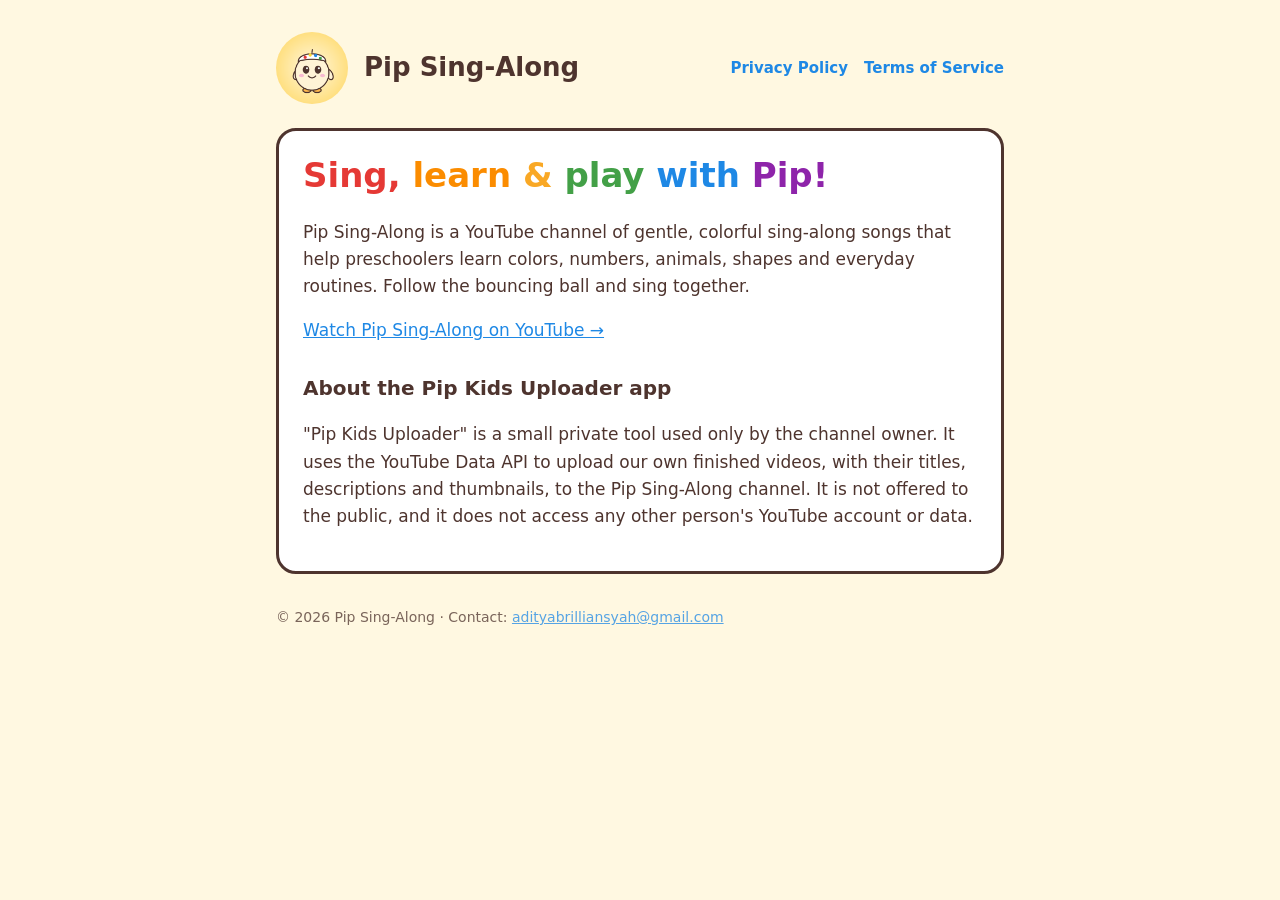
<file: index.html>
<!doctype html>
<html lang="en">
<head>
<meta charset="utf-8">
<meta name="viewport" content="width=device-width, initial-scale=1">
<title>Pip Sing-Along</title>
<meta name="description" content="Gentle, colorful sing-along songs that help little ones learn colors, numbers, animals and more.">
<link rel="icon" href="pip.png">
<link rel="stylesheet" href="style.css">
</head>
<body>
<main>
  <header>
    <img src="pip.png" alt="Pip, the Pip Sing-Along mascot">
    <a href="index.html">Pip Sing-Along</a>
    <nav><a href="privacy.html">Privacy Policy</a><a href="terms.html">Terms of Service</a></nav>
  </header>
  <div class="card">
    <h1 class="rainbow"><span>Sing,</span> <span>learn</span> <span>&amp;</span> <span>play</span> <span>with</span> <span>Pip!</span></h1>
    <p>Pip Sing-Along is a YouTube channel of gentle, colorful sing-along songs that help preschoolers
      learn colors, numbers, animals, shapes and everyday routines. Follow the bouncing ball and sing together.</p>
    <p><a href="https://www.youtube.com/@PipSingAlongKids">Watch Pip Sing-Along on YouTube →</a></p>

    <h2>About the Pip Kids Uploader app</h2>
    <p>"Pip Kids Uploader" is a small private tool used only by the channel owner. It uses the
      YouTube Data API to upload our own finished videos, with their titles, descriptions and thumbnails,
      to the Pip Sing-Along channel. It is not offered to the public, and it does not access any other
      person's YouTube account or data.</p>
  </div>
  <footer>© 2026 Pip Sing-Along · Contact: <a href="mailto:adityabrilliansyah@gmail.com">adityabrilliansyah@gmail.com</a></footer>
</main>
</body>
</html>
</file>
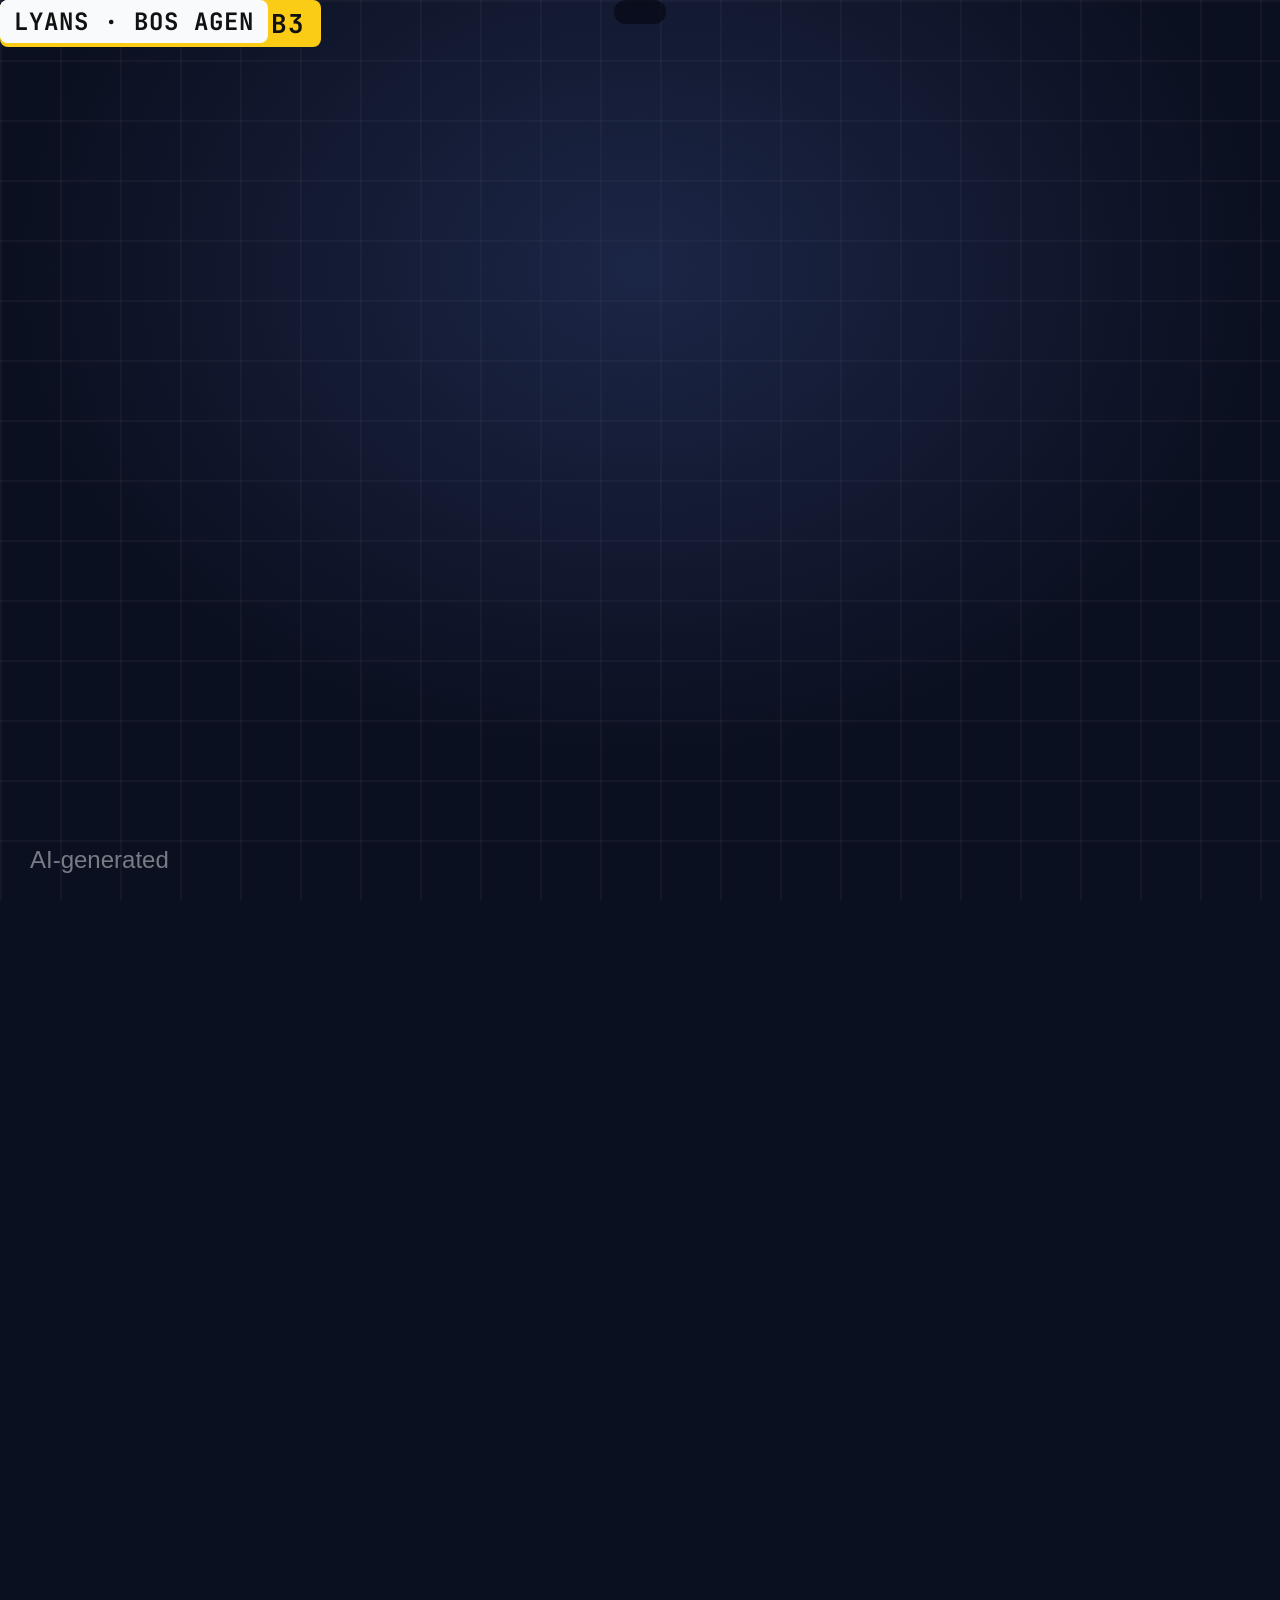
<file: crypto-video/index.html>
<!doctype html>
<html lang="id"><head><meta charset="utf-8">
<title>Binance Dibobol – Agen Radar</title>
<script src="timeline.js"></script>
<style>
@font-face{font-family:Anton;src:url(assets/fonts/anton.woff2)}
@font-face{font-family:JBM;src:url(assets/fonts/jetbrains-mono-latin-400-normal.woff2);font-weight:400}
@font-face{font-family:JBM;src:url(assets/fonts/jetbrains-mono-latin-700-normal.woff2);font-weight:700}
*{box-sizing:border-box;margin:0;padding:0}
html,body{width:1080px;height:1920px;overflow:hidden;background:#0b1020;font-family:Inter,"Noto Color Emoji",sans-serif;color:#fff}
#stage{position:absolute;inset:0;overflow:hidden;background:#0b1020}
.gridbg{position:absolute;inset:0;background-image:linear-gradient(rgba(255,255,255,.035) 2px,transparent 2px),linear-gradient(90deg,rgba(255,255,255,.035) 2px,transparent 2px);background-size:60px 60px}
.glow{position:absolute;inset:0;background:radial-gradient(900px 700px at 50% 30%,rgba(59,77,140,.35),transparent 70%)}
.officebg{position:absolute;inset:-60px;background-size:cover;background-position:center;filter:blur(16px) brightness(.42) saturate(1.1);transform:scale(1.1)}
canvas.px{image-rendering:pixelated;image-rendering:crisp-edges;display:block}

.scene{position:absolute;inset:0;opacity:0;animation:sIn .45s ease-out both,sOut .35s ease-in forwards;animation-delay:calc(var(--s)*1s),calc((var(--s) + var(--d) - .35)*1s)}
@keyframes sIn{from{opacity:0}to{opacity:1}}
@keyframes sOut{from{opacity:1}to{opacity:0}}
.it{animation:pop .55s cubic-bezier(.2,.9,.3,1.3) both;animation-delay:calc((var(--s) + var(--o,.05))*1s)}
@keyframes pop{from{opacity:0;transform:translateY(50px) scale(.9)}to{opacity:1;transform:none}}
.it.L{animation-name:fromL}.it.R{animation-name:fromR}.it.Z{animation-name:zoomIn}.it.D{animation-name:drop}.it.F{animation-name:fade}
@keyframes fromL{from{opacity:0;transform:translateX(-120%)}to{opacity:1;transform:none}}
@keyframes fromR{from{opacity:0;transform:translateX(120%)}to{opacity:1;transform:none}}
@keyframes zoomIn{from{opacity:0;transform:scale(1.8)}to{opacity:1;transform:none}}
@keyframes drop{0%{opacity:0;transform:translateY(-300px) rotate(-8deg)}70%{opacity:1;transform:translateY(16px)}100%{transform:none}}
@keyframes fade{from{opacity:0}to{opacity:1}}

.title{position:absolute;left:60px;font-family:Anton;font-size:150px;line-height:.98;text-transform:uppercase;letter-spacing:1px;text-shadow:0 6px 0 rgba(0,0,0,.35)}
.title .y{color:#facc15}
.ytag{display:inline-block;background:#facc15;color:#111;font:700 26px JBM;padding:6px 16px;border-radius:8px;letter-spacing:1px;text-transform:uppercase}
.wtag{display:inline-block;background:#f8fafc;color:#111;font:700 24px JBM;padding:6px 14px;border-radius:8px;letter-spacing:1px;text-transform:uppercase}

/* windows (UI mockup) */
.win{position:absolute;background:#0e1424;border:2px solid #27314d;border-radius:22px;box-shadow:0 24px 60px rgba(0,0,0,.55);overflow:hidden}
.win .bar{display:flex;align-items:center;gap:10px;padding:14px 20px;border-bottom:2px solid #1d2540;font:400 22px JBM;color:#7c86a8}
.win .bar i{width:14px;height:14px;border-radius:50%;background:#ef4444}.win .bar i:nth-child(2){background:#f59e0b}.win .bar i:nth-child(3){background:#22c55e;margin-right:10px}
.win .body{padding:22px 24px}
.msg{max-width:78%;padding:14px 20px;border-radius:20px;font-size:32px;line-height:1.3;margin-bottom:14px}
.msg.in{background:#1f2937;border-top-left-radius:6px}
.msg.out{background:#166534;margin-left:auto;border-top-right-radius:6px}
.who{font:700 20px JBM;color:#7c86a8;margin-bottom:6px}
.row{display:flex;align-items:center;gap:16px;font-size:30px;padding:14px 4px;border-bottom:2px solid #1a2238}
.row:last-child{border-bottom:0}
.pill{margin-left:auto;font:700 22px JBM;padding:6px 14px;border-radius:30px;background:#1e293b;color:#94a3b8}
.pill.g{background:#14532d;color:#86efac}.pill.o{background:#7c2d12;color:#fdba74}.pill.b{background:#1e3a8a;color:#93c5fd}
.notif{display:flex;gap:18px;align-items:center;font-size:32px;line-height:1.3}
.notif .ic{font-size:60px}
.term{font:400 27px/1.55 JBM;color:#cbd5e1;white-space:pre-wrap}
.term .k{color:#facc15;font-weight:700}.term .r{color:#f87171}.term .g{color:#4ade80}.term .c{color:#67e8f9}

/* characters */
.char{position:absolute;transform-origin:50% 100%}
.nametag{position:absolute;z-index:6}

/* captions */
#cap{position:absolute;left:0;right:0;display:flex;justify-content:center;z-index:30;pointer-events:none}
#capIn{background:rgba(8,11,24,.78);border-radius:18px;padding:12px 26px;font-size:62px;font-weight:800;letter-spacing:-.5px;text-shadow:0 3px 0 rgba(0,0,0,.6);white-space:nowrap}
#capIn b{color:#facc15;font-weight:800}
.aigen{position:absolute;left:30px;bottom:26px;font-size:24px;color:rgba(255,255,255,.45);z-index:31}
.prog{position:absolute;left:0;bottom:0;height:8px;background:#facc15;z-index:32;transform-origin:left}

/* misc */
.chip{display:flex;align-items:center;gap:20px;background:#0e1424;border:3px solid #27314d;border-radius:26px;padding:18px 26px;font-size:42px;font-weight:800}
.chip canvas{flex:none}
.acard{position:absolute;left:50px;right:50px;height:290px;display:flex;align-items:center;gap:28px;background:#0e1424;border:3px solid #27314d;border-radius:30px;padding:0 30px;overflow:hidden}
.acard .nm{font-family:Anton;font-size:64px;line-height:1;text-transform:uppercase}
.acard .ds{font-size:33px;color:#cbd5e1;line-height:1.3;margin-top:10px}
.acard .tg{font:700 22px JBM;color:#94a3b8;margin-top:12px}
.acard .live{position:absolute;right:26px;top:22px;font:700 20px JBM;color:#4ade80}
.sticky{position:absolute;width:190px;height:150px;background:#fde047;color:#422006;font:700 26px JBM;padding:14px;box-shadow:0 10px 20px rgba(0,0,0,.4);border-radius:4px}
.barbg{height:22px;border-radius:12px;background:#1e293b;overflow:hidden}
.barfill{height:100%;background:linear-gradient(90deg,#facc15,#f97316);width:0}
.vbar{position:absolute;bottom:0;width:60px;background:linear-gradient(#facc15,#f97316);border-radius:8px 8px 0 0}
.ticker{position:absolute;left:0;right:0;height:80px;background:#0e1424;border-top:2px solid #27314d;border-bottom:2px solid #27314d;overflow:hidden;font:700 34px/80px JBM;white-space:nowrap}
.ticker div{position:absolute;left:0;top:0}
.up{color:#4ade80}.dn{color:#f87171}
.follow{display:inline-flex;align-items:center;gap:16px;font-size:48px;font-weight:900;padding:22px 52px;border-radius:60px;background:#facc15;color:#111}
.phone{position:absolute;left:170px;right:170px;top:150px;height:740px;border-radius:60px;background:#0e1424;border:6px solid #334155;overflow:hidden}
.notif2{margin:12px 18px;padding:16px 20px;border-radius:22px;background:#1f2937;font-size:26px;line-height:1.3}
.meter{height:40px;border-radius:20px;background:#1e293b;overflow:hidden;border:2px solid #334155}
.meter div{height:100%;width:0;background:linear-gradient(90deg,#22c55e,#facc15,#ef4444)}
.toggle{display:inline-flex;align-items:center;gap:24px;font-family:Anton;font-size:110px;padding:20px 50px;border-radius:30px;background:#7f1d1d;border:6px solid #ef4444;transform:rotate(-6deg);box-shadow:0 0 80px rgba(239,68,68,.6)}
.it.S{animation-name:stamp;animation-duration:.45s}
@keyframes stamp{0%{opacity:0;transform:scale(3) rotate(-20deg)}70%{opacity:1;transform:scale(.92) rotate(-6deg)}100%{opacity:1;transform:rotate(-6deg)}}
.sched{position:absolute;left:60px;right:60px;height:200px;display:flex;align-items:center;gap:30px;background:#0e1424;border:3px solid #27314d;border-radius:30px;padding:0 36px}
.sched .tm{font-family:Anton;font-size:58px;color:#facc15;width:270px;white-space:nowrap}
.sched b{font-size:44px}.sched span{display:block;font-size:30px;color:#94a3b8;margin-top:6px}
.pc{position:absolute;width:300px;height:380px;border-radius:24px;background:#f8fafc;color:#111;padding:20px;font:700 24px JBM;overflow:hidden;box-shadow:0 20px 40px rgba(0,0,0,.5)}
.pc .ln{height:12px;background:#cbd5e1;border-radius:6px;margin:14px 0}
.pc .scanl{position:absolute;left:0;right:0;height:60px;background:linear-gradient(transparent,rgba(250,204,21,.6),transparent);animation:scanmv 1.6s ease-in-out infinite alternate}
@keyframes scanmv{from{top:-60px}to{top:100%}}

.hb{position:absolute;bottom:0;width:380px;height:100%;display:flex;flex-direction:column;justify-content:flex-end;align-items:center}
.hbf{width:100%;height:0;border-radius:20px 20px 0 0;background:linear-gradient(#facc15,#f97316)}
.hb b{font:700 30px JBM;margin-top:14px}.hb .y2{color:#facc15}.hb span{font-family:Anton;font-size:56px}
.dev{position:absolute;background:#111827;border:6px solid #475569;padding:14px;box-shadow:0 20px 50px rgba(0,0,0,.5)}
.dev .scr{width:100%;height:100%;border-radius:14px;background:#0e1424;padding:16px;display:flex;flex-direction:column;gap:8px;overflow:hidden}
.dev .scr b{font-family:Anton;font-size:34px;color:#facc15}.dev .scr span{font:700 18px JBM;color:#94a3b8}
.mini{flex:1;display:flex;align-items:flex-end;gap:6px}.mini i{flex:1;background:#22d3ee;border-radius:4px 4px 0 0}
.radar{position:absolute;inset:0;border-radius:50%;background:radial-gradient(#0f2a1e,#06130d);border:4px solid #22c55e;overflow:hidden}
.radar .ring{position:absolute;border-radius:50%;border:2px dashed rgba(34,197,94,.5)}
.sweep{position:absolute;inset:0;border-radius:50%;background:conic-gradient(rgba(34,197,94,.55),transparent 25%);animation:spin 3s linear infinite}
@keyframes spin{to{transform:rotate(360deg)}}
.radar .home{position:absolute;left:50%;top:50%;transform:translate(-50%,-50%);font-size:80px}
.pin{position:absolute;font-size:46px;transform:translate(-50%,-100%)}
.stat{position:absolute;left:60px;right:60px;height:270px;background:#0e1424;border:3px solid #27314d;border-radius:30px;padding:26px 40px}
.stat .lb{font:700 28px JBM;color:#94a3b8}.stat .vl{font-family:Anton;font-size:130px;line-height:1.05}.stat .sb{font-size:34px;font-weight:800}
.stat .y,.title .y{color:#facc15}

.rtag{display:inline-block;background:#dc2626;color:#fff;font:700 28px JBM;padding:8px 18px;border-radius:8px;letter-spacing:1px}
.alarm{position:absolute;inset:0;background:radial-gradient(900px 900px at 50% 30%,rgba(220,38,38,.45),transparent 70%);animation:alarm 1s ease-in-out infinite alternate}
@keyframes alarm{from{opacity:.25}to{opacity:1}}
</style></head><body>
<div id="stage">
 <div class="gridbg"></div><div class="glow"></div>

 <section class="scene" data-scene="hook"><div class="alarm"></div>
  <div class="it" data-seg="0" style="position:absolute;left:60px;top:110px"><span class="rtag">🚨 BREAKING · KRIPTO</span></div>
  <div class="title it Z" data-seg="0" style="top:190px;font-size:150px;color:#f87171">$<span id="usd">0</span></div>
  <div class="it" data-seg="0" style="position:absolute;left:60px;top:370px;--x:.4"><span class="wtag" style="font-size:36px">⏱️ <span id="timer">00:00</span> MENIT</span></div>
  <div class="title it Z" data-seg="1" style="top:470px;font-size:220px">BINANCE</div>
  <div class="it S" data-seg="1" style="position:absolute;left:330px;top:620px;--x:.4"><span class="toggle" style="font-size:100px">DIBOBOL</span></div>
 </section>

 <section class="scene" data-scene="who"><div class="alarm" style="opacity:.35"></div>
  <div class="title it Z" data-seg="0" style="top:150px;left:0;right:0;text-align:center;font-size:200px">AGEN<br><span class="y">RADAR</span></div>
  <div class="it" data-seg="0" style="position:absolute;top:560px;left:0;right:0;text-align:center;--x:.4"><span class="ytag" style="font-size:32px">TIM WEB3 · LYANS</span></div>
 </section>

 <section class="scene" data-scene="kronologi">
  <div class="title it" data-seg="0" style="top:90px;font-size:110px">KRONOLOGI</div>
  <div class="it" data-seg="0" style="position:absolute;left:60px;top:230px;--x:.3"><span class="ytag">29 OKT 2026 · 20:05 UTC</span></div>
  <div class="win it L" data-seg="0" style="left:40px;right:40px;top:310px">
   <div class="bar"><i></i><i></i><i></i>on-chain monitor (ilustrasi)</div>
   <div class="body term" id="chainlog"></div></div>
 </section>

 <section class="scene" data-scene="pelaku">
  <div class="title it" data-seg="0" style="top:90px;font-size:110px">TERSANGKA</div>
  <div class="win it Z" data-seg="0" style="left:60px;right:60px;top:240px">
   <div class="body" style="display:flex;gap:30px;align-items:center"><div class="cslot" id="hackSlot" style="flex:none;width:230px;height:260px;overflow:hidden;border-radius:20px;background:#2a0f14"></div>
    <div style="font-size:34px;line-height:1.4"><b style="font-size:44px">TraderTraitor</b><br>grup hacker 🇰🇵 Korea Utara<br><span style="font:700 22px JBM;color:#94a3b8">*dugaan menurut TRM Labs</span></div></div></div>
  <div class="title it S" data-seg="1" style="top:640px;font-size:120px;transform:rotate(-4deg)"><span class="y">REKOR</span><br>TERBESAR</div>
 </section>

 <section class="scene" data-scene="dampak">
  <div class="title it" data-seg="0" style="top:90px;font-size:110px">DAMPAKNYA</div>
  <div class="win it L" data-seg="0" style="left:50px;right:50px;top:250px">
   <div class="body" style="padding:6px 24px"><div class="row">⬆️ Penarikan<span class="pill" style="background:#7f1d1d;color:#fca5a5">⏸ DITANGGUHKAN</span></div><div class="row">⬇️ Deposit<span class="pill" style="background:#7f1d1d;color:#fca5a5">⏸ DITANGGUHKAN</span></div></div></div>
  <div class="win it R" data-seg="1" style="left:50px;right:50px;top:560px">
   <div class="bar"><i></i><i></i><i></i>BTC/USD (ilustrasi)</div>
   <div class="body" style="position:relative;height:380px"><canvas id="btc" width="940" height="330" style="width:100%;height:330px"></canvas>
    <div style="position:absolute;right:30px;bottom:30px"><span class="rtag" style="font-size:34px">📉 $76.000</span></div></div></div>
 </section>

 <section class="scene" data-scene="respon">
  <div class="title it" data-seg="0" style="top:90px;font-size:110px">KABAR <span style="color:#4ade80">BAIKNYA</span></div>
  <div class="stat it L" data-seg="0" style="top:260px;height:230px"><div class="lb">DANA DIBEKUKAN</div><div class="vl" style="font-size:110px">❄️ $<span id="frz">0</span> M</div></div>
  <div class="stat it R" data-seg="1" style="top:520px;height:200px"><div class="lb">IKUT MEMBEKUKAN</div><div class="vl" style="font-size:80px">TETHER · CIRCLE</div></div>
  <div class="stat it D" data-seg="2" style="top:750px;height:200px;border-color:#22c55e"><div class="lb">JANJI BINANCE</div><div class="vl" style="font-size:72px">🛡️ GANTI KERUGIAN USER</div></div>
 </section>

 <section class="scene" data-scene="status">
  <div class="it" data-seg="0" style="position:absolute;left:60px;top:100px"><span class="ytag" style="font-size:30px">STATUS PER 1 NOV 2026 · PAGI</span></div>
  <div class="title it Z" data-seg="0" style="top:170px;font-size:120px">PENARIKAN<br><span style="color:#f87171">DITANGGUHKAN ⏸</span></div>
  <div class="win it L" data-seg="1" style="left:50px;right:50px;top:470px">
   <div class="body"><div style="font-size:32px;margin-bottom:14px">Dana pengganti terkumpul <b id="pct" style="color:#facc15">0%</b></div><div class="meter"><div id="repl" style="background:linear-gradient(90deg,#f97316,#facc15,#22c55e)"></div></div></div></div>
  <div class="win it R" data-seg="2" style="left:50px;right:50px;top:700px">
   <div class="body" style="padding:6px 24px"><div class="row">🎯 Target penarikan dibuka<span class="pill o">1 NOV</span></div><div class="row">📊 Proof of reserves<span class="pill b">3 NOV</span></div></div></div>
 </section>

 <section class="scene" data-scene="tips">
  <div class="title it" data-seg="0" style="top:90px;font-size:110px">YANG HARUS <span class="y">LU LAKUIN</span></div>
  <div class="sched it L" data-seg="1" style="top:300px"><div class="tm" style="width:120px">🧘</div><div><b>Jangan panik jual</b><span>tunggu info resmi</span></div></div>
  <div class="sched it R" data-seg="1" style="top:530px;--x:.9;border-color:#ef4444"><div class="tm" style="width:120px">🎣</div><div><b>Waspada link "refund"</b><span>penipu numpang momen</span></div></div>
  <div class="sched it L" data-seg="2" style="top:760px;border-color:#22c55e"><div class="tm" style="width:120px">✅</div><div><b>Cuma akun resmi</b><span>cek web &amp; X resmi Binance</span></div></div>
 </section>

 <section class="scene" data-scene="outro"><div class="alarm" style="opacity:.3"></div>
  <div class="title it Z" data-seg="0" style="top:140px;left:0;right:0;text-align:center;font-size:150px">UPDATE<br><span class="y">BINANCE</span></div>
  <div class="it D" data-seg="1" style="position:absolute;top:500px;left:0;right:0;text-align:center"><span class="follow">➕ FOLLOW</span></div>
  <div class="it" data-seg="0" style="position:absolute;top:640px;left:60px;right:60px;text-align:center;font:400 24px JBM;color:#94a3b8">bukan saran keuangan · sumber: CNBC, NPR, TRM Labs, Bloomberg<br>info per 1 Nov 2026 pagi, bisa berubah</div>
 </section>

 <div id="chars"></div>
 <div id="cap"><div id="capIn"></div></div>
 <div class="aigen">AI-generated</div>
 <div class="prog" id="prog"></div>
</div>
<script>
const TL = window.TL, SC = {}; TL.scenes.forEach(s => SC[s.name] = s);
const $ = id => document.getElementById(id);
// ================= PIXEL CHARACTER ENGINE =================
const PW = 72, PH = 80;
function shade(hex, a){ const c = parseInt(hex.slice(1),16); let r=c>>16,g=c>>8&255,b=c&255; const f = a<0 ? v=>v*(1+a) : v=>v+(255-v)*a; return '#'+[r,g,b].map(v=>Math.round(f(v)).toString(16).padStart(2,'0')).join(''); }
function hex2rgb(h){ const c=parseInt(h.slice(1),16); return [c>>16,c>>8&255,c&255]; }
const OUTLINE = [26,16,32];
function drawChar(D, ex, mo, blink, look){
  const cv = document.createElement('canvas'); cv.width = PW; cv.height = PH; const x = cv.getContext('2d'); const pal = new Set();
  const F = c => { pal.add(c); x.fillStyle = c; }, ST = (c,w) => { pal.add(c); x.strokeStyle = c; x.lineWidth = w; x.lineCap = 'round'; };
  const el = (cx,cy,rx,ry,c) => { F(c); x.beginPath(); x.ellipse(cx,cy,rx,ry,0,0,Math.PI*2); x.fill(); };
  const rr = (X,Y,w,h,r,c) => { F(c); x.beginPath(); x.roundRect(X,Y,w,h,r); x.fill(); };
  const poly = (p,c) => { F(c); x.beginPath(); x.moveTo(p[0][0],p[0][1]); p.slice(1).forEach(q=>x.lineTo(q[0],q[1])); x.closePath(); x.fill(); };
  const arc = (pts,c,w) => { ST(c,w); x.beginPath(); x.moveTo(pts[0],pts[1]); x.quadraticCurveTo(pts[2],pts[3],pts[4],pts[5]); x.stroke(); };
  const sk = D.skin, skd = shade(sk,-.16), hr = D.hair, hrl = shade(hr,.28), hrd = shade(hr,-.3), sh = D.shirt, shd = shade(sh,-.25), dark = '#3b1d1d';
  // back hair
  if (D.style==='long' || D.style==='bun2') rr(15,18,42,42,14,hr);
  // body
  rr(7,61,58,32,15,sh); rr(44,64,21,30,10,shd); rr(7,76,58,10,0,shd);
  if (D.hoodie) { rr(26,60,20,6,3,shd); ST(shade(sh,.5),1.4); x.beginPath(); x.moveTo(31,64); x.lineTo(31,73); x.moveTo(41,64); x.lineTo(41,73); x.stroke(); }
  else if (D.chef) { for (const yy of [66,71,76]) { el(33,yy,1.2,1.2,'#cbd5e1'); el(39,yy,1.2,1.2,'#cbd5e1'); } }
  else { poly([[28,59],[44,59],[36,69]], skd); poly([[26,59],[30,58],[36,69],[33,70]], shade(sh,.15)); poly([[46,59],[42,58],[36,69],[39,70]], shade(sh,.15)); }
  if (D.lan) { ST(D.lan,2); x.beginPath(); x.moveTo(28,60); x.lineTo(33,73); x.moveTo(44,60); x.lineTo(39,73); x.stroke(); rr(30.5,72,11,10,1.5,'#f8fafc'); rr(32.5,74,7,2.5,0,D.lan); }
  // neck, ears, head
  rr(30,47,12,15,3,skd);
  el(19.5,37,3.6,5,sk); el(52.5,37,3.6,5,sk); el(19.5,37,1.6,3,skd); el(52.5,37,1.6,3,skd);
  el(36,34,17,19.5,skd); el(35,33,16,18.5,sk);
  // hair
  const S = D.style;
  if (S==='spiky') {
    el(36,22,18.5,12,hr); poly([[18,23],[19,9],[25,14],[29,3],[35,11],[41,2],[46,11],[53,5],[54,23]],hr);
    rr(16.5,20,4.5,16,2,hr); rr(51,20,4.5,16,2,hr);
    poly([[18,19],[54,19],[53,27],[48,22],[44,28],[39,21],[33,27],[28,21],[23,28],[19,25]],hr);
    poly([[27,9],[31,5],[30,12]],hrl); poly([[39,6],[43,4],[41,10]],hrl); poly([[46,10],[51,7],[49,13]],hrl);
  } else if (S==='short' || S==='cap' || S==='chef') {
    el(36,21,18.5,11,hr); rr(16.5,20,4.5,12,2,hr); rr(51,20,4.5,12,2,hr);
    poly([[18,18],[54,18],[54,25],[45,21.5],[30,23.5],[18,26]],hr); el(29,14,6,2,hrl);
  } else if (S==='long' || S==='bun' || S==='bun2') {
    el(36,21,19,12,hr); rr(15,20,7,S==='bun'?16:32,3,hr); rr(50,20,7,S==='bun'?16:32,3,hr);
    poly([[18,19],[55,19],[55,26],[41,21],[23,30],[17,28]],hr); el(30,13,6,2,hrl);
    if (S==='bun') { el(36,6,7.5,6,hr); el(34,4,3,1.5,hrl); }
  } else if (S==='beanie') {
    rr(16.5,22,4.5,12,2,hr); rr(51,22,4.5,12,2,hr);
  }
  if (S==='cap') { el(36,19,19,11,D.cap); rr(17,18,38,6,2,D.cap); rr(34,20.5,28,4.5,2,shade(D.cap,-.3)); el(36,12,3,3,'#f8fafc'); }
  if (S==='chef') { rr(21,-3,30,19,9,'#f8fafc'); el(25,3,7,7,'#f8fafc'); el(47,3,7,7,'#f8fafc'); rr(19,13,34,8,2,'#dbe2ea'); }
  if (S==='beanie') { el(36,21,19.5,13,D.cap); rr(16,20,40,8,3,shade(D.cap,-.25)); el(36,6,4.5,4,shade(D.cap,.35)); }
  // brows
  const bc = hrd, by = ex==='wow' ? 23.5 : 26;
  if (ex==='think') { rr(25,24,8,2,1,bc); poly([[39,26],[47,25],[47,27],[39,28]],bc); }
  else { rr(25,by,8,2,1,bc); rr(39,by,8,2,1,bc); }
  // eyes
  const eye = D.eye || '#1e1b4b', lx = look;
  const openEye = (ex0, big) => { if (big) { rr(ex0-.5,28,9,8,3,'#ffffff'); rr(ex0+2.5+lx,29.5,3.6,5,1.4,eye); } else { rr(ex0,29,7.5,6,2.5,'#ffffff'); rr(ex0+2.2+lx,29.5,3.5,5.5,1.4,eye); } rr(ex0+2.6+lx,30,1.2,1.2,0,'#ffffff'); };
  const happyEye = ex0 => arc([ex0,33.5, ex0+3.7,28.5, ex0+7.5,33.5], dark, 1.7);
  const shut = ex0 => rr(ex0,32,7.5,1.6,1,dark);
  const happy = ex==='laugh';
  if (D.shades) { rr(24,28,10.5,6.5,2,'#0b0f1a'); rr(37.5,28,10.5,6.5,2,'#0b0f1a'); rr(34,30,4,1.5,0,'#0b0f1a'); rr(26,29,3,1.2,0,'#64748b'); rr(39.5,29,3,1.2,0,'#64748b'); }
  else {
    if (happy) { happyEye(25.5); happyEye(39); }
    else if (blink) { shut(25.5); shut(39); }
    else { openEye(25.5, ex==='wow'); if (ex==='wink') happyEye(39); else openEye(39, ex==='wow'); }
  }
  if (D.glasses) { ST('#111827',1.3); x.strokeRect(24.5,28,9.5,7.5); x.strokeRect(38,28,9.5,7.5); x.beginPath(); x.moveTo(34,31); x.lineTo(38,31); x.stroke(); }
  // nose + blush
  rr(35,37,2.4,3,1,skd);
  if (['grin','laugh','wink','proud'].includes(ex)) { el(24.5,41,3,1.5,'#f2a0a0'); el(47.5,41,3,1.5,'#f2a0a0'); }
  // mouth
  const talking = mo > .12;
  if (ex==='laugh') { const h = 5 + mo*2; F(dark); x.beginPath(); x.moveTo(29,42.5); x.lineTo(43,42.5); x.ellipse(36,42.5,7,h,0,0,Math.PI); x.fill(); rr(30,42.5,12,1.8,0,'#ffffff'); el(36,42.5+h-1.5,3.5,1.6,'#e8746f'); }
  else if (talking) { const h = 2 + mo*4.5, w = ex==='wow' ? 5 : 8; rr(36-w/2,43.5-h/2+1,w,h,2.5,dark); if (h>3.2) rr(36-w/2+.8,43.5-h/2+1,w-1.6,1.3,0,'#ffffff'); if (h>4) rr(36-w/2+1.5,43.5+h/2-.6,w-3,1.4,1,'#e8746f'); }
  else if (ex==='wow') el(36,45,2.6,3.4,dark);
  else if (ex==='grin' || ex==='wink' || ex==='proud') { F(dark); x.beginPath(); x.moveTo(30,42.5); x.quadraticCurveTo(36,49,42,42.5); x.closePath(); x.fill(); rr(31.5,42.6,9,1.6,0,'#ffffff'); }
  else if (ex==='think') arc([32,45, 37,44, 41,42.5], dark, 1.6);
  else arc([31,43.5, 36,47.5, 41,43.5], dark, 1.7);
  // accessories
  if (D.headset) { ST('#334155',3); x.beginPath(); x.ellipse(36,30,20.5,22,0,Math.PI*1.04,Math.PI*1.96); x.stroke(); rr(14.5,31,6.5,11,2,D.hs||'#22d3ee'); rr(51,31,6.5,11,2,D.hs||'#22d3ee'); arc([18,41, 19,49, 28,48], '#334155', 1.6); el(29,48,2,1.6,D.hs||'#22d3ee'); }
  // ---- post-process: snap palette + outline ----
  const P = [...pal].map(hex2rgb); const id = x.getImageData(0,0,PW,PH), d = id.data;
  for (let i=0;i<d.length;i+=4){ if (d[i+3] < 120) { d[i+3]=0; continue; } let best=0,bd=1e9; for (let k=0;k<P.length;k++){ const q=P[k], dd=(q[0]-d[i])**2+(q[1]-d[i+1])**2+(q[2]-d[i+2])**2; if(dd<bd){bd=dd;best=k;} } d[i]=P[best][0];d[i+1]=P[best][1];d[i+2]=P[best][2];d[i+3]=255; }
  const src = new Uint8ClampedArray(d);
  for (let y=0;y<PH;y++) for (let X=0;X<PW;X++){ const i=(y*PW+X)*4; if (src[i+3]) continue; const nb=[[1,0],[-1,0],[0,1],[0,-1]].some(([a,b])=>{const xx=X+a,yy=y+b; return xx>=0&&yy>=0&&xx<PW&&yy<PH&&src[(yy*PW+xx)*4+3];}); if (nb){ d[i]=OUTLINE[0];d[i+1]=OUTLINE[1];d[i+2]=OUTLINE[2];d[i+3]=255; } }
  x.putImageData(id,0,0); return cv;
}
const cache = new Map();
function sprite(D, ex, mo, blink, look){ const m = Math.round(mo*4)/4, k = `${D.id}|${ex}|${m}|${blink?1:0}|${look}`; if (!cache.has(k)) cache.set(k, drawChar(D, ex, m, blink, look)); return cache.get(k); }
class Char {
  constructor(D, parent, scale, opts={}){ this.D=D; this.s=scale; this.o=opts; this.cv=document.createElement('canvas'); this.cv.width=PW; this.cv.height=PH; this.cv.className='px'; this.cv.style.width=PW*scale+'px'; this.cv.style.height=PH*scale+'px'; this.el=document.createElement('div'); this.el.className='char'; this.el.appendChild(this.cv); parent.appendChild(this.el); this.ctx=this.cv.getContext('2d'); this.seed=(D.id.length*1.7)%3; this.key=''; }
  update(t, ex, mo){ const blink = ((t+this.seed) % 3.4) < .13; const look = Math.round(Math.sin(t*.6+this.seed*2)*1); const k = ex+mo.toFixed(2)+blink+look; if (k!==this.key){ this.key=k; this.ctx.clearRect(0,0,PW,PH); this.ctx.drawImage(sprite(this.D,ex,mo,blink,look),0,0); } }
}
const CH = {
 nexar:{id:'radar',skin:'#e0ac7e',hair:'#111111',style:'beanie',cap:'#ec4899',shirt:'#1e293b',hoodie:true,shades:true},
 hacker:{id:'hacker',skin:'#9ca3af',hair:'#0b0b0b',style:'beanie',cap:'#0b0b0b',shirt:'#111827',hoodie:true,shades:true},
 rudi:{id:'rudi',skin:'#c98b5a',hair:'#1f1f1f',style:'cap',cap:'#ea580c',shirt:'#f97316',lan:'#f8fafc'},
 lyans:{id:'lyans',skin:'#f0c08a',hair:'#3d3470',style:'spiky',shirt:'#6d4bd8',lan:'#f97316',headset:true},
};
// pixel laundry shop
const scv = document.createElement('canvas'); scv.width = 108; scv.height = 96; const sx = scv.getContext('2d');
function P(c,X,Y,w,h){ sx.fillStyle=c; sx.fillRect(X,Y,w,h); }
function drawShop(t){
  P('#dbeafe',0,0,108,40); P('#bfdbfe',0,34,108,6); P('#1e3a8a',0,2,108,8); sx.fillStyle='#facc15'; sx.font='7px monospace'; sx.fillText('QU LAUNDRY',30,9);
  for (let i=0;i<5;i++){ const X=4+i*21; P('#f8fafc',X,14,18,22); P('#94a3b8',X,14,18,3); P('#334155',X+3,19,12,12); P(['#38bdf8','#7dd3fc'][(Math.floor(t*6)+i)%2],X+5,21,8,8); P('#e2e8f0',X+6+((Math.floor(t*8)+i)%2)*2,22,3,3); P('#22c55e',X+14,15,2,1); }
  for (let y=40;y<96;y++) P((Math.floor((y-40)/3)%2)?'#e5e7eb':'#d1d5db',0,y,108,1);
  P('#92400e',8,60,92,10); P('#78350f',8,70,92,3); P('#111827',70,54,12,6); P('#22d3ee',71,55,10,4);
  for (let i=0;i<6;i++){ P(['#f472b6','#60a5fa','#fbbf24','#34d399','#a78bfa','#f87171'][i],14+i*8,56,7,4); }
  P('#16a34a',2,80,7,8); P('#b45309',3,88,5,6); P('#16a34a',99,80,7,8); P('#b45309',100,88,5,6);
}
drawShop(0); const shopURL = scv.toDataURL();
document.head.insertAdjacentHTML('beforeend', `<style>.shopbg{position:absolute;inset:-60px;background:url(${shopURL}) center/cover;image-rendering:pixelated;filter:blur(10px) brightness(.4)}</style>`);
const CHAINS=['Ethereum','Bitcoin','BNB Chain','Tron','Solana','Arbitrum','Base','Polygon','Avalanche','Optimism'];
$('chainlog').innerHTML = CHAINS.map((c,i)=>`<div class="cl" style="display:none"><span class="r">▲ OUT</span> ${c.padEnd(10,' ')} <span class="k">dana keluar ⚠️</span></div>`).join('');
const btc = $('btc').getContext('2d');
function drawBTC(k){ btc.clearRect(0,0,940,330); btc.strokeStyle='#1e293b'; btc.lineWidth=2; for(let y=30;y<330;y+=60){btc.beginPath();btc.moveTo(0,y);btc.lineTo(940,y);btc.stroke();}
  const N=60, pts=[]; for(let i=0;i<N;i++){ const x=i/(N-1)*940; let y = 90 + Math.sin(i*1.3)*14 + Math.sin(i*.37)*10; if (i>36) y += (i-36)*7.5 + Math.sin(i*2.1)*8; pts.push([x,y]); }
  const n = Math.max(2, Math.floor(k*N)); btc.lineWidth=6; btc.strokeStyle = n>38 ? '#ef4444' : '#22c55e'; btc.beginPath(); pts.slice(0,n).forEach(([x,y],i)=> i?btc.lineTo(x,y):btc.moveTo(x,y)); btc.stroke(); }
// characters
const charsEl = $('chars');
const nexar = new Char(CH.nexar, charsEl, 9);
const rudi = new Char(CH.rudi, charsEl, 7.5); rudi.el.style.opacity = 0;
const hacker = new Char(CH.hacker, $('hackSlot'), 3.3); hacker.el.style.position='relative'; hacker.el.style.left='-4px'; hacker.el.style.top='4px';
const lyansC = new Char(CH.lyans, charsEl, 7.5); lyansC.el.style.opacity = 0;
const nxTag = document.createElement('div'); nxTag.className='nametag'; nxTag.innerHTML='<span class="ytag">AGEN RADAR · WEB3</span>'; charsEl.appendChild(nxTag);
const rdTag = document.createElement('div'); rdTag.className='nametag'; rdTag.innerHTML='<span class="wtag">RUDI</span>'; charsEl.appendChild(rdTag);
const lyTag = document.createElement('div'); lyTag.className='nametag'; lyTag.innerHTML='<span class="wtag">LYANS · BOS AGEN</span>'; charsEl.appendChild(lyTag);
const POSE = { hook:[250,1400,7.5], who:[540,860,13], kronologi:[250,1420,7.5], pelaku:[820,1400,7.5], dampak:[250,1420,7.5], respon:[250,1420,7.5], status:[250,1420,7.5], tips:[250,1420,7.5], outro:[300,820,11] };
const CAPY = { who:740, outro:1680 };
const RUDI_IN = [];
document.querySelectorAll('.scene').forEach(el => { const s = SC[el.dataset.scene]; el.style.setProperty('--s', s.s); el.style.setProperty('--d', s.d);
  el.querySelectorAll('[data-seg]').forEach(it => { const g = s.segs[Math.min(+it.dataset.seg, s.segs.length-1)]; const xo = parseFloat(it.style.getPropertyValue('--x')) || 0; it.style.setProperty('--o', (g.t - s.s + xo).toFixed(3)); }); });
// ================= RENDER =================
const ease = k => k<.5 ? 4*k*k*k : 1-Math.pow(-2*k+2,3)/2;
const clamp = (v,a=0,b=1) => Math.max(a,Math.min(b,v));
function sceneAt(t){ let c = TL.scenes[0]; for (const s of TL.scenes) if (t >= s.s) c = s; return c; }
function segAt(sc,t){ let g = null; for (const x of sc.segs) if (t >= x.t - .05) g = x; return g; }
function chunks(words){ const out=[]; let cur=[]; words.forEach((w,i)=>{ cur.push(i); if (cur.length>=4 || /[,.!:?]$/.test(w.replace(/\*/g,'')) && cur.length>=2) { out.push(cur); cur=[]; } }); if (cur.length) out.push(cur); return out; }
function kwFlags(words){ let on=false; return words.map(w=>{ if (w.startsWith('*')) on=true; const r=on; if (/\*[,.!:?]*$/.test(w)) on=false; return r; }); }
function capHTML(words, idx){ const fl = kwFlags(words); return idx.map(i=>{ const w = words[i].replace(/\*/g,''); return fl[i] ? `<b>${w}</b>` : w; }).join(' '); }
let capKey = '';
window.render = function(t){
  const f = Math.min(TL.level.length-1, Math.max(0, Math.floor(t*TL.fps))), lv = TL.level[f] || 0;
  const sc = sceneAt(t), idx = TL.scenes.indexOf(sc), prev = TL.scenes[idx-1], seg = segAt(sc,t);
  const speaking = seg && t < seg.t + seg.d;
  const ex = seg ? (seg.ex==='talk' ? 'smile' : seg.ex) : 'smile';
  let p = POSE[sc.name];
  if (prev) { const k = ease(clamp((t - sc.s + .3)/.65)); const q = POSE[prev.name]; p = q.map((v,i)=>v+(p[i]-v)*k); }
  const breathe = Math.sin(t*2.2)*.012, bob = speaking ? Math.abs(Math.sin(t*7))*6*lv : 0;
  nexar.update(t, ex, speaking ? lv : 0);
  nexar.el.style.transformOrigin = '50% 0';
  nexar.el.style.transform = `translate(${p[0]-PW*9/2}px,${p[1]-bob}px) scale(${p[2]/9},${p[2]/9*(1+breathe)})`;
  nxTag.style.transform = `translate(${p[0]-150}px,${p[1]+6*p[2]}px)`; nxTag.style.opacity = ['who','outro'].includes(sc.name) ? 0 : clamp((t-sc.s-.3)/.3);
  // Rudi (karyawan) on the right in chat scenes
  const rIn = RUDI_IN.includes(sc.name); const rk = rIn ? clamp((t-sc.s-.15)/.45)*clamp((sc.s+sc.d-t)/.3) : 0;
  rudi.el.style.opacity = rIn ? 1 : 0; rdTag.style.opacity = rk;
  if (rIn) { const xo = (1-ease(rk))*500; rudi.update(t, 'smile', 0); rudi.el.style.transform = `translate(${830-PW*7.5/2+xo}px,${1420+Math.sin(t*2)*4}px) scaleX(-1)`; rdTag.style.transform = `translate(${690+xo}px,1380px)`; }
  // Lyans joins in outro
  const lIn = sc.name==='outro'; const lk = lIn ? clamp((t-sc.s-.3)/.5) : 0;
  lyansC.el.style.opacity = lIn ? 1 : 0; lyTag.style.opacity = lk;
  if (lIn) { const xo = (1-ease(lk))*500; lyansC.update(t, 'grin', 0); lyansC.el.style.transform = `translate(${800-PW*7.5/2+xo}px,${1010+Math.sin(t*2)*4}px) scaleX(-1)`; lyTag.style.transform = `translate(${650+xo}px,970px)`; }
  // extras
  
  document.querySelectorAll(`.scene[data-scene="${sc.name}"] [data-type]`).forEach(el=>{ const tp = el.dataset.type, g = sc.segs[parseInt(tp)], dl = tp.endsWith('b') ? .75 : 0; const full = Array.from(el.dataset.full); const n = clamp((t-g.t-.15-dl)/.7)*full.length|0; const s = full.slice(0,n).join(''); if (el.textContent!==s) el.textContent = s; el.style.display = n ? '' : 'none'; });
  if (sc.name==='hook') { const k = ease(clamp((t-.3)/2.6)); $('usd').textContent = Math.round(6.3e9*k).toLocaleString('id-ID'); const m = Math.round(20*k); $('timer').textContent = (m<10?'0':'')+m+':00'; }
  if (sc.name==='kronologi') document.querySelectorAll('#chainlog .cl').forEach((c,i)=>{ c.style.display = t > sc.s + .6 + i*.45 ? '' : 'none'; });
  if (sc.name==='pelaku' || sc.name==='kronologi') hacker.update(t, 'smile', 0);
  if (sc.name==='dampak') drawBTC(clamp((t-sc.segs[1].t+.2)/1.8));
  if (sc.name==='respon') $('frz').textContent = (3*ease(clamp((t-sc.segs[0].t-.3)/1.5))).toFixed(1).replace('.',',');
  if (sc.name==='status') { const k = ease(clamp((t-sc.segs[1].t)/1.4)); $('repl').style.width = (k*90)+'%'; $('pct').textContent = Math.round(k*90)+'%'; }
  // captions
  let html = '';
  if (seg && t < seg.t + seg.d + .35) { const ch = chunks(seg.words); let wi = 0; seg.wt.forEach((w,i)=>{ if (t>=w) wi=i; }); const ci = ch.findIndex(c=>c.includes(wi)); const cw = ch[ci];
    html = capHTML(seg.words, cw); const key = seg.t+'|'+ci;
    if (key!==capKey){ capKey = key; $('capIn').innerHTML = html; $('capIn').dataset.t0 = t; } const d0 = t - (+$('capIn').dataset.t0); $('capIn').style.transform = `scale(${1 + Math.max(0,.12 - d0*.6)})`; }
  else if (capKey){ capKey=''; $('capIn').innerHTML=''; }
  $('cap').style.opacity = html ? 1 : 0;
  $('cap').style.top = (CAPY[sc.name] ?? 1235)+'px';
  $('prog').style.transform = `scaleX(${t/TL.total})`;
};
window.READY = true; window.BOSSREADY = true;
</script>
</body></html>
</file>
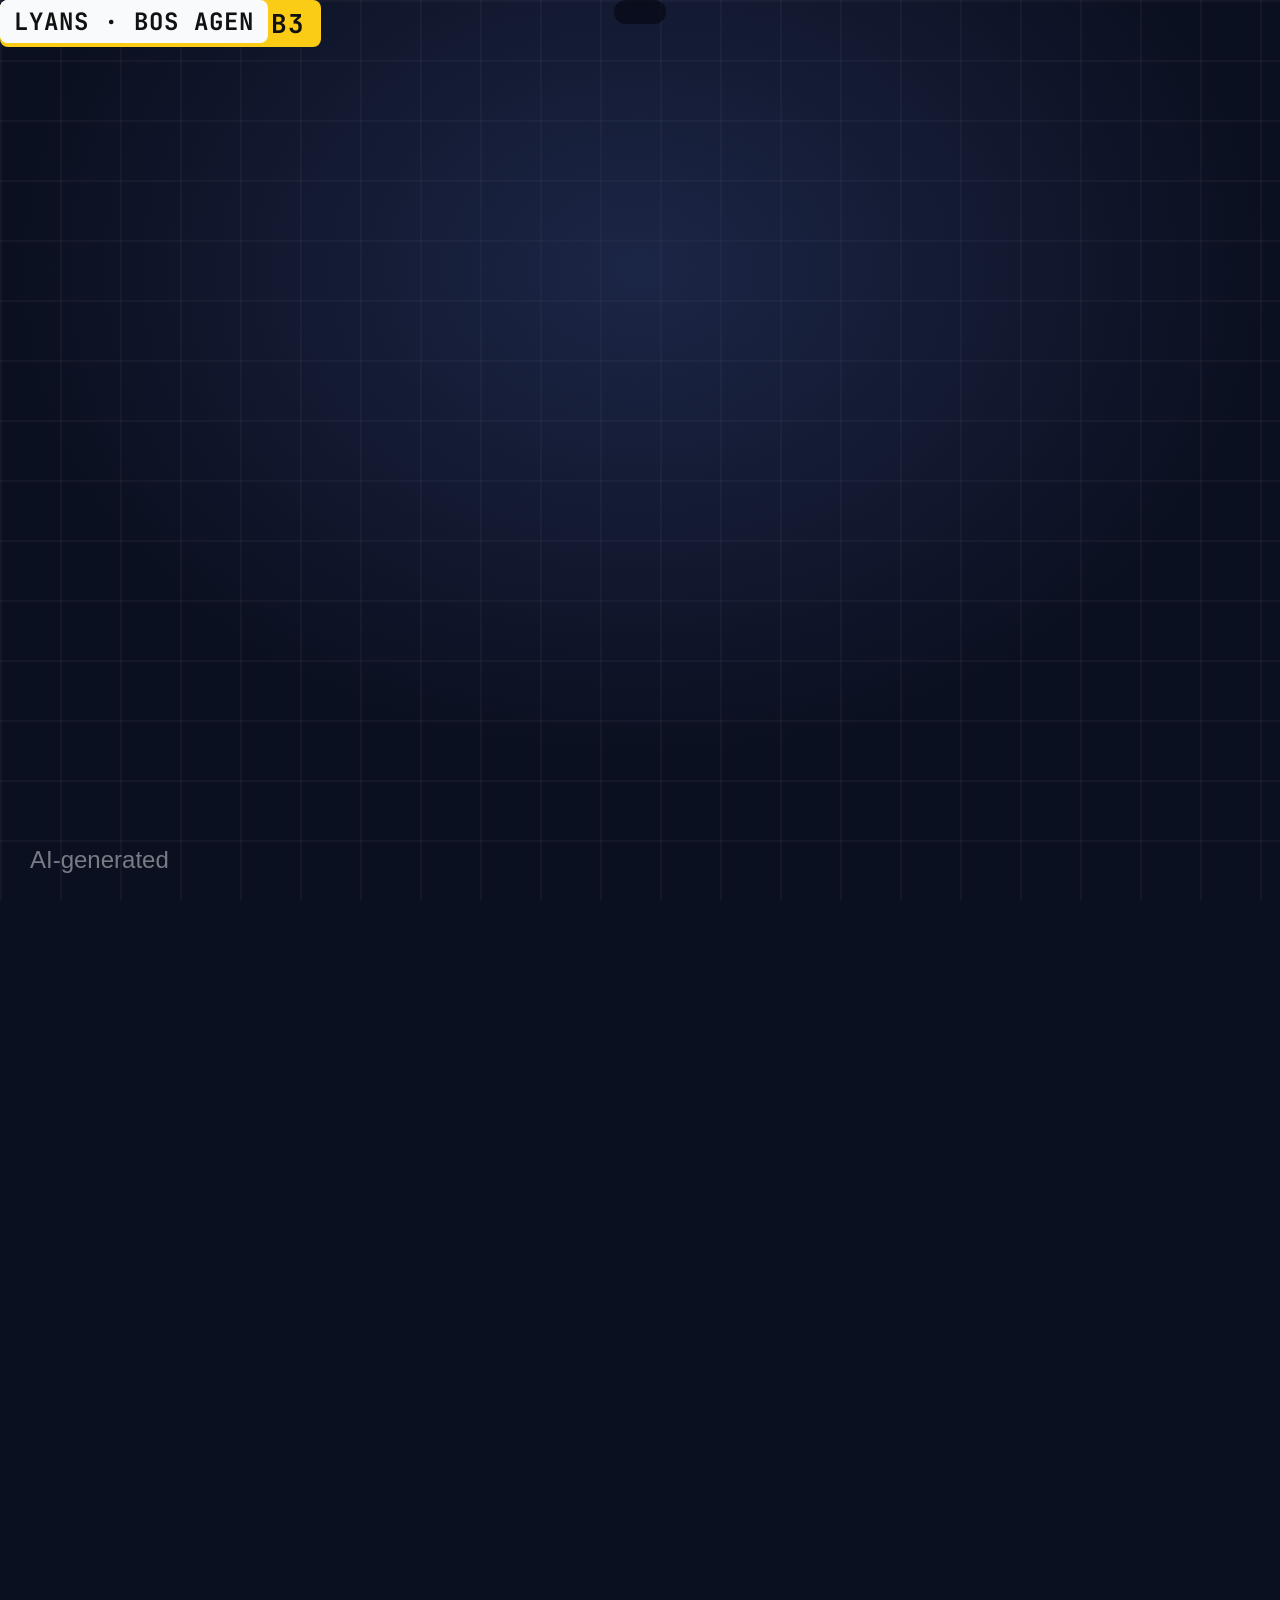
<file: ledger-video/index.html>
<!doctype html>
<html lang="id"><head><meta charset="utf-8">
<title>Crypto Ledger Society – Analisa Terbukti</title>
<script src="timeline.js"></script>
<style>
@font-face{font-family:Anton;src:url(assets/fonts/anton.woff2)}
@font-face{font-family:JBM;src:url(assets/fonts/jetbrains-mono-latin-400-normal.woff2);font-weight:400}
@font-face{font-family:JBM;src:url(assets/fonts/jetbrains-mono-latin-700-normal.woff2);font-weight:700}
*{box-sizing:border-box;margin:0;padding:0}
html,body{width:1080px;height:1920px;overflow:hidden;background:#0b1020;font-family:Inter,"Noto Color Emoji",sans-serif;color:#fff}
#stage{position:absolute;inset:0;overflow:hidden;background:#0b1020}
.gridbg{position:absolute;inset:0;background-image:linear-gradient(rgba(255,255,255,.035) 2px,transparent 2px),linear-gradient(90deg,rgba(255,255,255,.035) 2px,transparent 2px);background-size:60px 60px}
.glow{position:absolute;inset:0;background:radial-gradient(900px 700px at 50% 30%,rgba(59,77,140,.35),transparent 70%)}
.officebg{position:absolute;inset:-60px;background-size:cover;background-position:center;filter:blur(16px) brightness(.42) saturate(1.1);transform:scale(1.1)}
canvas.px{image-rendering:pixelated;image-rendering:crisp-edges;display:block}

.scene{position:absolute;inset:0;opacity:0;animation:sIn .45s ease-out both,sOut .35s ease-in forwards;animation-delay:calc(var(--s)*1s),calc((var(--s) + var(--d) - .35)*1s)}
@keyframes sIn{from{opacity:0}to{opacity:1}}
@keyframes sOut{from{opacity:1}to{opacity:0}}
.it{animation:pop .55s cubic-bezier(.2,.9,.3,1.3) both;animation-delay:calc((var(--s) + var(--o,.05))*1s)}
@keyframes pop{from{opacity:0;transform:translateY(50px) scale(.9)}to{opacity:1;transform:none}}
.it.L{animation-name:fromL}.it.R{animation-name:fromR}.it.Z{animation-name:zoomIn}.it.D{animation-name:drop}.it.F{animation-name:fade}
@keyframes fromL{from{opacity:0;transform:translateX(-120%)}to{opacity:1;transform:none}}
@keyframes fromR{from{opacity:0;transform:translateX(120%)}to{opacity:1;transform:none}}
@keyframes zoomIn{from{opacity:0;transform:scale(1.8)}to{opacity:1;transform:none}}
@keyframes drop{0%{opacity:0;transform:translateY(-300px) rotate(-8deg)}70%{opacity:1;transform:translateY(16px)}100%{transform:none}}
@keyframes fade{from{opacity:0}to{opacity:1}}

.title{position:absolute;left:60px;font-family:Anton;font-size:150px;line-height:.98;text-transform:uppercase;letter-spacing:1px;text-shadow:0 6px 0 rgba(0,0,0,.35)}
.title .y{color:#facc15}
.ytag{display:inline-block;background:#facc15;color:#111;font:700 26px JBM;padding:6px 16px;border-radius:8px;letter-spacing:1px;text-transform:uppercase}
.wtag{display:inline-block;background:#f8fafc;color:#111;font:700 24px JBM;padding:6px 14px;border-radius:8px;letter-spacing:1px;text-transform:uppercase}

/* windows (UI mockup) */
.win{position:absolute;background:#0e1424;border:2px solid #27314d;border-radius:22px;box-shadow:0 24px 60px rgba(0,0,0,.55);overflow:hidden}
.win .bar{display:flex;align-items:center;gap:10px;padding:14px 20px;border-bottom:2px solid #1d2540;font:400 22px JBM;color:#7c86a8}
.win .bar i{width:14px;height:14px;border-radius:50%;background:#ef4444}.win .bar i:nth-child(2){background:#f59e0b}.win .bar i:nth-child(3){background:#22c55e;margin-right:10px}
.win .body{padding:22px 24px}
.msg{max-width:78%;padding:14px 20px;border-radius:20px;font-size:32px;line-height:1.3;margin-bottom:14px}
.msg.in{background:#1f2937;border-top-left-radius:6px}
.msg.out{background:#166534;margin-left:auto;border-top-right-radius:6px}
.who{font:700 20px JBM;color:#7c86a8;margin-bottom:6px}
.row{display:flex;align-items:center;gap:16px;font-size:30px;padding:14px 4px;border-bottom:2px solid #1a2238}
.row:last-child{border-bottom:0}
.pill{margin-left:auto;font:700 22px JBM;padding:6px 14px;border-radius:30px;background:#1e293b;color:#94a3b8}
.pill.g{background:#14532d;color:#86efac}.pill.o{background:#7c2d12;color:#fdba74}.pill.b{background:#1e3a8a;color:#93c5fd}
.notif{display:flex;gap:18px;align-items:center;font-size:32px;line-height:1.3}
.notif .ic{font-size:60px}
.term{font:400 27px/1.55 JBM;color:#cbd5e1;white-space:pre-wrap}
.term .k{color:#facc15;font-weight:700}.term .r{color:#f87171}.term .g{color:#4ade80}.term .c{color:#67e8f9}

/* characters */
.char{position:absolute;transform-origin:50% 100%}
.nametag{position:absolute;z-index:6}

/* captions */
#cap{position:absolute;left:0;right:0;display:flex;justify-content:center;z-index:30;pointer-events:none}
#capIn{background:rgba(8,11,24,.78);border-radius:18px;padding:12px 26px;font-size:62px;font-weight:800;letter-spacing:-.5px;text-shadow:0 3px 0 rgba(0,0,0,.6);white-space:nowrap}
#capIn b{color:#facc15;font-weight:800}
.aigen{position:absolute;left:30px;bottom:26px;font-size:24px;color:rgba(255,255,255,.45);z-index:31}
.prog{position:absolute;left:0;bottom:0;height:8px;background:#facc15;z-index:32;transform-origin:left}

/* misc */
.chip{display:flex;align-items:center;gap:20px;background:#0e1424;border:3px solid #27314d;border-radius:26px;padding:18px 26px;font-size:42px;font-weight:800}
.chip canvas{flex:none}
.acard{position:absolute;left:50px;right:50px;height:290px;display:flex;align-items:center;gap:28px;background:#0e1424;border:3px solid #27314d;border-radius:30px;padding:0 30px;overflow:hidden}
.acard .nm{font-family:Anton;font-size:64px;line-height:1;text-transform:uppercase}
.acard .ds{font-size:33px;color:#cbd5e1;line-height:1.3;margin-top:10px}
.acard .tg{font:700 22px JBM;color:#94a3b8;margin-top:12px}
.acard .live{position:absolute;right:26px;top:22px;font:700 20px JBM;color:#4ade80}
.sticky{position:absolute;width:190px;height:150px;background:#fde047;color:#422006;font:700 26px JBM;padding:14px;box-shadow:0 10px 20px rgba(0,0,0,.4);border-radius:4px}
.barbg{height:22px;border-radius:12px;background:#1e293b;overflow:hidden}
.barfill{height:100%;background:linear-gradient(90deg,#facc15,#f97316);width:0}
.vbar{position:absolute;bottom:0;width:60px;background:linear-gradient(#facc15,#f97316);border-radius:8px 8px 0 0}
.ticker{position:absolute;left:0;right:0;height:80px;background:#0e1424;border-top:2px solid #27314d;border-bottom:2px solid #27314d;overflow:hidden;font:700 34px/80px JBM;white-space:nowrap}
.ticker div{position:absolute;left:0;top:0}
.up{color:#4ade80}.dn{color:#f87171}
.follow{display:inline-flex;align-items:center;gap:16px;font-size:48px;font-weight:900;padding:22px 52px;border-radius:60px;background:#facc15;color:#111}
.phone{position:absolute;left:170px;right:170px;top:150px;height:740px;border-radius:60px;background:#0e1424;border:6px solid #334155;overflow:hidden}
.notif2{margin:12px 18px;padding:16px 20px;border-radius:22px;background:#1f2937;font-size:26px;line-height:1.3}
.meter{height:40px;border-radius:20px;background:#1e293b;overflow:hidden;border:2px solid #334155}
.meter div{height:100%;width:0;background:linear-gradient(90deg,#22c55e,#facc15,#ef4444)}
.toggle{display:inline-flex;align-items:center;gap:24px;font-family:Anton;font-size:110px;padding:20px 50px;border-radius:30px;background:#7f1d1d;border:6px solid #ef4444;transform:rotate(-6deg);box-shadow:0 0 80px rgba(239,68,68,.6)}
.it.S{animation-name:stamp;animation-duration:.45s}
@keyframes stamp{0%{opacity:0;transform:scale(3) rotate(-20deg)}70%{opacity:1;transform:scale(.92) rotate(-6deg)}100%{opacity:1;transform:rotate(-6deg)}}
.sched{position:absolute;left:60px;right:60px;height:200px;display:flex;align-items:center;gap:30px;background:#0e1424;border:3px solid #27314d;border-radius:30px;padding:0 36px}
.sched .tm{font-family:Anton;font-size:58px;color:#facc15;width:270px;white-space:nowrap}
.sched b{font-size:44px}.sched span{display:block;font-size:30px;color:#94a3b8;margin-top:6px}
.pc{position:absolute;width:300px;height:380px;border-radius:24px;background:#f8fafc;color:#111;padding:20px;font:700 24px JBM;overflow:hidden;box-shadow:0 20px 40px rgba(0,0,0,.5)}
.pc .ln{height:12px;background:#cbd5e1;border-radius:6px;margin:14px 0}
.pc .scanl{position:absolute;left:0;right:0;height:60px;background:linear-gradient(transparent,rgba(250,204,21,.6),transparent);animation:scanmv 1.6s ease-in-out infinite alternate}
@keyframes scanmv{from{top:-60px}to{top:100%}}

.hb{position:absolute;bottom:0;width:380px;height:100%;display:flex;flex-direction:column;justify-content:flex-end;align-items:center}
.hbf{width:100%;height:0;border-radius:20px 20px 0 0;background:linear-gradient(#facc15,#f97316)}
.hb b{font:700 30px JBM;margin-top:14px}.hb .y2{color:#facc15}.hb span{font-family:Anton;font-size:56px}
.dev{position:absolute;background:#111827;border:6px solid #475569;padding:14px;box-shadow:0 20px 50px rgba(0,0,0,.5)}
.dev .scr{width:100%;height:100%;border-radius:14px;background:#0e1424;padding:16px;display:flex;flex-direction:column;gap:8px;overflow:hidden}
.dev .scr b{font-family:Anton;font-size:34px;color:#facc15}.dev .scr span{font:700 18px JBM;color:#94a3b8}
.mini{flex:1;display:flex;align-items:flex-end;gap:6px}.mini i{flex:1;background:#22d3ee;border-radius:4px 4px 0 0}
.radar{position:absolute;inset:0;border-radius:50%;background:radial-gradient(#0f2a1e,#06130d);border:4px solid #22c55e;overflow:hidden}
.radar .ring{position:absolute;border-radius:50%;border:2px dashed rgba(34,197,94,.5)}
.sweep{position:absolute;inset:0;border-radius:50%;background:conic-gradient(rgba(34,197,94,.55),transparent 25%);animation:spin 3s linear infinite}
@keyframes spin{to{transform:rotate(360deg)}}
.radar .home{position:absolute;left:50%;top:50%;transform:translate(-50%,-50%);font-size:80px}
.pin{position:absolute;font-size:46px;transform:translate(-50%,-100%)}
.stat{position:absolute;left:60px;right:60px;height:270px;background:#0e1424;border:3px solid #27314d;border-radius:30px;padding:26px 40px}
.stat .lb{font:700 28px JBM;color:#94a3b8}.stat .vl{font-family:Anton;font-size:130px;line-height:1.05}.stat .sb{font-size:34px;font-weight:800}
.stat .y,.title .y{color:#facc15}

.rtag{display:inline-block;background:#dc2626;color:#fff;font:700 28px JBM;padding:8px 18px;border-radius:8px;letter-spacing:1px}
.alarm{position:absolute;inset:0;background:radial-gradient(900px 900px at 50% 30%,rgba(220,38,38,.45),transparent 70%);animation:alarm 1s ease-in-out infinite alternate}
@keyframes alarm{from{opacity:.25}to{opacity:1}}

.shot{position:absolute;border-radius:24px;overflow:hidden;border:4px solid #27314d;background:#000;box-shadow:0 24px 60px rgba(0,0,0,.6)}
.shot img{display:block}
.zone{position:absolute;left:0;right:0;top:197px;height:26px;border:4px solid #ef4444;background:rgba(239,68,68,.15);animation:blinkz 1s ease-in-out infinite alternate}
@keyframes blinkz{from{box-shadow:0 0 0 rgba(239,68,68,0)}to{box-shadow:0 0 40px rgba(239,68,68,.9)}}
.lab{position:absolute}
.hl{position:absolute;border:4px solid #facc15;border-radius:10px;background:rgba(250,204,21,.12);box-shadow:0 0 30px rgba(250,204,21,.6)}
.kbc{width:100%;transform-origin:62% 30%;animation:kbz 7s ease-in-out both;animation-delay:calc(var(--s)*1s)}
@keyframes kbz{from{transform:scale(1)}to{transform:scale(1.25)}}
.kbd{transform-origin:50% 90%;animation:kbz 6s ease-in-out both;animation-delay:calc(var(--s)*1s)}
.quote{font-size:36px;line-height:1.35;padding:14px 20px;border-left:8px solid #facc15;background:rgba(250,204,21,.08);border-radius:8px;margin-top:14px}.quote b{color:#facc15}
</style></head><body>
<div id="stage">
 <div class="gridbg"></div><div class="glow"></div>

 <section class="scene" data-scene="hook">
  <div class="it" data-seg="0" style="position:absolute;left:60px;top:100px"><span class="ytag" style="font-size:30px">CRYPTO LEDGER SOCIETY</span></div>
  <div class="title it" data-seg="0" style="top:160px;font-size:130px">ANALISA<br><span style="color:#4ade80">TERBUKTI ✓</span></div>
  <div class="shot it Z" data-seg="1" style="left:40px;right:40px;top:470px;height:745px"><img src="assets/chart.png" style="width:100%">
   <div class="zone"></div><div class="lab" style="top:150px;left:40px"><span class="rtag">ZONA SUPPLY $80K–$84K</span></div></div>
 </section>

 <section class="scene" data-scene="flashback">
  <div class="it" data-seg="0" style="position:absolute;left:60px;top:100px"><span class="wtag" style="font-size:30px">⏪ 25 SEPTEMBER 2026 · DISCORD</span></div>
  <div class="title it" data-seg="0" style="top:160px;font-size:110px">ANALISA <span class="y">OWNER</span></div>
  <div class="shot it L" data-seg="0" style="left:30px;right:30px;top:300px;height:330px"><img src="assets/discord.png" style="width:100%;margin-top:-60px"></div>
  <div class="win it R" data-seg="0" style="left:40px;right:40px;top:660px;--x:.5">
   <div class="body"><div style="display:flex;align-items:center;gap:16px;margin-bottom:16px"><img src="assets/aditya.jpg" style="width:70px;height:70px;border-radius:50%;object-fit:cover;object-position:78% 30%"><b style="color:#f472b6;font-size:34px">Aditya Edwin Brilliansyah</b><span style="font:400 22px JBM;color:#94a3b8">25/09/26</span></div>
    <div class="quote it F" data-seg="1">"…berada tepat di bawah area <b>supply penting</b> di kisaran <b>$80,000 – $84,000</b>"</div>
    <div class="quote it F" data-seg="2">"…memicu <b>long liquidation</b> jika terjadi <b>rejection</b> tajam."</div></div></div>
 </section>

 <section class="scene" data-scene="terjadi">
  <div class="it" data-seg="0" style="position:absolute;left:60px;top:100px"><span class="wtag" style="font-size:30px">BTCUSD · 1D · 1 NOV 2026</span></div>
  <div class="title it" data-seg="0" style="top:160px;font-size:110px">YANG <span class="y">TERJADI</span></div>
  <div class="shot it Z" data-seg="0" style="left:40px;right:40px;top:320px;height:720px"><img src="assets/chart.png" style="width:100%">
   <div class="zone" style="top:197px;height:26px"></div>
   <div class="lab it D" data-seg="0" style="top:100px;left:520px;--x:.5"><span class="ytag">🚀 HIGH $87.397</span></div>
   <div class="lab it D" data-seg="1" style="top:150px;left:300px"><span class="rtag">❌ GAGAL BERTAHAN</span></div>
   <div class="lab it D" data-seg="2" style="top:270px;left:560px"><span class="wtag" style="background:#f97316">📉 SEKARANG $77.652</span></div></div>
 </section>

 <section class="scene" data-scene="tools">
  <div class="title it" data-seg="0" style="top:100px;font-size:120px">TOOLS BOS<br><span class="y">MAKIN KUAT</span></div>
  <div class="shot it Z" data-seg="1" style="left:30px;right:30px;top:420px;height:574px"><img src="assets/dash.png" style="width:100%" class="kbd"></div>
  <div class="it" data-seg="1" style="position:absolute;left:60px;top:1020px;--x:.4"><span class="ytag">🤖 4 AI AGENT · LIVE</span></div>
 </section>

 <section class="scene" data-scene="agents">
  <div class="title it" data-seg="0" style="top:80px;font-size:100px">TIM <span class="y">AI AGENT</span></div>
  <div class="shot it L" data-seg="0" style="left:40px;right:300px;top:230px;height:300px"><img src="assets/dash_social.png" style="width:100%"></div>
  <div class="shot it R" data-seg="1" style="left:300px;right:40px;top:550px;height:300px"><img src="assets/dash_analisa.png" style="width:100%"></div>
  <div class="shot it L" data-seg="2" style="left:40px;right:300px;top:870px;height:300px"><img src="assets/dash_inst.png" style="width:100%"></div>
 </section>

 <section class="scene" data-scene="super">
  <div class="title it" data-seg="0" style="top:90px;font-size:110px">⭐ SUPER <span class="y">AGENT</span></div>
  <div class="win it Z" data-seg="0" style="left:40px;right:40px;top:240px;border-color:#a16207">
   <div class="bar"><i></i><i></i><i></i>super agent · kesimpulan · 1 nov 10:48 wib</div>
   <div class="body" style="font-size:34px;line-height:1.35"><b>BTC tertekan di bawah EMA &amp; arus keluar ETF</b> → arah 4 jam cenderung bearish.
    <div style="display:flex;gap:16px;margin-top:16px"><span class="rtag" style="font-size:30px">ARAH: SHORT</span><span class="wtag" style="font-size:28px">keyakinan 65%</span></div></div></div>
  <div class="it" data-seg="0" style="position:absolute;left:60px;top:560px;font:400 22px JBM;color:#94a3b8;--x:.4">contoh output tools · bukan sinyal/saran keuangan</div>
  <div class="sched it L" data-seg="1" style="top:620px"><div class="tm" style="width:150px">⏱️</div><div><b>Update tiap 15 menit</b><span>otomatis, 24 jam</span></div></div>
  <div class="sched it R" data-seg="2" style="top:850px;border-color:#38bdf8"><div class="tm" style="width:150px">📲</div><div><b>Telegram &amp; Discord</b><span>langsung ke member</span></div></div>
 </section>

 <section class="scene" data-scene="cta"><div class="alarm" style="opacity:.25;background:radial-gradient(900px 900px at 50% 30%,rgba(250,204,21,.4),transparent 70%)"></div>
  <div class="title it Z" data-seg="0" style="top:120px;left:0;right:0;text-align:center;font-size:140px">GABUNG<br><span class="y">SEKARANG</span></div>
  <div class="it D" data-seg="0" style="position:absolute;top:470px;left:0;right:0;text-align:center;--x:.5"><span class="follow" style="font-size:44px">🔗 cryptoledgersociety.com</span></div>
  <div class="it" data-seg="1" style="position:absolute;top:610px;left:60px;right:60px;text-align:center;font:400 24px JBM;color:#94a3b8">bukan saran keuangan · trading kripto berisiko tinggi<br>analisa masa lalu tidak menjamin hasil ke depan</div>
 </section>

 <div id="chars"></div>
 <div id="cap"><div id="capIn"></div></div>
 <div class="aigen">AI-generated</div>
 <div class="prog" id="prog"></div>
</div>
<script>
const TL = window.TL, SC = {}; TL.scenes.forEach(s => SC[s.name] = s);
const $ = id => document.getElementById(id);
// ================= PIXEL CHARACTER ENGINE =================
const PW = 72, PH = 80;
function shade(hex, a){ const c = parseInt(hex.slice(1),16); let r=c>>16,g=c>>8&255,b=c&255; const f = a<0 ? v=>v*(1+a) : v=>v+(255-v)*a; return '#'+[r,g,b].map(v=>Math.round(f(v)).toString(16).padStart(2,'0')).join(''); }
function hex2rgb(h){ const c=parseInt(h.slice(1),16); return [c>>16,c>>8&255,c&255]; }
const OUTLINE = [26,16,32];
function drawChar(D, ex, mo, blink, look){
  const cv = document.createElement('canvas'); cv.width = PW; cv.height = PH; const x = cv.getContext('2d'); const pal = new Set();
  const F = c => { pal.add(c); x.fillStyle = c; }, ST = (c,w) => { pal.add(c); x.strokeStyle = c; x.lineWidth = w; x.lineCap = 'round'; };
  const el = (cx,cy,rx,ry,c) => { F(c); x.beginPath(); x.ellipse(cx,cy,rx,ry,0,0,Math.PI*2); x.fill(); };
  const rr = (X,Y,w,h,r,c) => { F(c); x.beginPath(); x.roundRect(X,Y,w,h,r); x.fill(); };
  const poly = (p,c) => { F(c); x.beginPath(); x.moveTo(p[0][0],p[0][1]); p.slice(1).forEach(q=>x.lineTo(q[0],q[1])); x.closePath(); x.fill(); };
  const arc = (pts,c,w) => { ST(c,w); x.beginPath(); x.moveTo(pts[0],pts[1]); x.quadraticCurveTo(pts[2],pts[3],pts[4],pts[5]); x.stroke(); };
  const sk = D.skin, skd = shade(sk,-.16), hr = D.hair, hrl = shade(hr,.28), hrd = shade(hr,-.3), sh = D.shirt, shd = shade(sh,-.25), dark = '#3b1d1d';
  // back hair
  if (D.style==='long' || D.style==='bun2') rr(15,18,42,42,14,hr);
  // body
  rr(7,61,58,32,15,sh); rr(44,64,21,30,10,shd); rr(7,76,58,10,0,shd);
  if (D.hoodie) { rr(26,60,20,6,3,shd); ST(shade(sh,.5),1.4); x.beginPath(); x.moveTo(31,64); x.lineTo(31,73); x.moveTo(41,64); x.lineTo(41,73); x.stroke(); }
  else if (D.chef) { for (const yy of [66,71,76]) { el(33,yy,1.2,1.2,'#cbd5e1'); el(39,yy,1.2,1.2,'#cbd5e1'); } }
  else { poly([[28,59],[44,59],[36,69]], skd); poly([[26,59],[30,58],[36,69],[33,70]], shade(sh,.15)); poly([[46,59],[42,58],[36,69],[39,70]], shade(sh,.15)); }
  if (D.lan) { ST(D.lan,2); x.beginPath(); x.moveTo(28,60); x.lineTo(33,73); x.moveTo(44,60); x.lineTo(39,73); x.stroke(); rr(30.5,72,11,10,1.5,'#f8fafc'); rr(32.5,74,7,2.5,0,D.lan); }
  // neck, ears, head
  rr(30,47,12,15,3,skd);
  el(19.5,37,3.6,5,sk); el(52.5,37,3.6,5,sk); el(19.5,37,1.6,3,skd); el(52.5,37,1.6,3,skd);
  el(36,34,17,19.5,skd); el(35,33,16,18.5,sk);
  // hair
  const S = D.style;
  if (S==='spiky') {
    el(36,22,18.5,12,hr); poly([[18,23],[19,9],[25,14],[29,3],[35,11],[41,2],[46,11],[53,5],[54,23]],hr);
    rr(16.5,20,4.5,16,2,hr); rr(51,20,4.5,16,2,hr);
    poly([[18,19],[54,19],[53,27],[48,22],[44,28],[39,21],[33,27],[28,21],[23,28],[19,25]],hr);
    poly([[27,9],[31,5],[30,12]],hrl); poly([[39,6],[43,4],[41,10]],hrl); poly([[46,10],[51,7],[49,13]],hrl);
  } else if (S==='short' || S==='cap' || S==='chef') {
    el(36,21,18.5,11,hr); rr(16.5,20,4.5,12,2,hr); rr(51,20,4.5,12,2,hr);
    poly([[18,18],[54,18],[54,25],[45,21.5],[30,23.5],[18,26]],hr); el(29,14,6,2,hrl);
  } else if (S==='long' || S==='bun' || S==='bun2') {
    el(36,21,19,12,hr); rr(15,20,7,S==='bun'?16:32,3,hr); rr(50,20,7,S==='bun'?16:32,3,hr);
    poly([[18,19],[55,19],[55,26],[41,21],[23,30],[17,28]],hr); el(30,13,6,2,hrl);
    if (S==='bun') { el(36,6,7.5,6,hr); el(34,4,3,1.5,hrl); }
  } else if (S==='beanie') {
    rr(16.5,22,4.5,12,2,hr); rr(51,22,4.5,12,2,hr);
  }
  if (S==='cap') { el(36,19,19,11,D.cap); rr(17,18,38,6,2,D.cap); rr(34,20.5,28,4.5,2,shade(D.cap,-.3)); el(36,12,3,3,'#f8fafc'); }
  if (S==='chef') { rr(21,-3,30,19,9,'#f8fafc'); el(25,3,7,7,'#f8fafc'); el(47,3,7,7,'#f8fafc'); rr(19,13,34,8,2,'#dbe2ea'); }
  if (S==='beanie') { el(36,21,19.5,13,D.cap); rr(16,20,40,8,3,shade(D.cap,-.25)); el(36,6,4.5,4,shade(D.cap,.35)); }
  // brows
  const bc = hrd, by = ex==='wow' ? 23.5 : 26;
  if (ex==='think') { rr(25,24,8,2,1,bc); poly([[39,26],[47,25],[47,27],[39,28]],bc); }
  else { rr(25,by,8,2,1,bc); rr(39,by,8,2,1,bc); }
  // eyes
  const eye = D.eye || '#1e1b4b', lx = look;
  const openEye = (ex0, big) => { if (big) { rr(ex0-.5,28,9,8,3,'#ffffff'); rr(ex0+2.5+lx,29.5,3.6,5,1.4,eye); } else { rr(ex0,29,7.5,6,2.5,'#ffffff'); rr(ex0+2.2+lx,29.5,3.5,5.5,1.4,eye); } rr(ex0+2.6+lx,30,1.2,1.2,0,'#ffffff'); };
  const happyEye = ex0 => arc([ex0,33.5, ex0+3.7,28.5, ex0+7.5,33.5], dark, 1.7);
  const shut = ex0 => rr(ex0,32,7.5,1.6,1,dark);
  const happy = ex==='laugh';
  if (D.shades) { rr(24,28,10.5,6.5,2,'#0b0f1a'); rr(37.5,28,10.5,6.5,2,'#0b0f1a'); rr(34,30,4,1.5,0,'#0b0f1a'); rr(26,29,3,1.2,0,'#64748b'); rr(39.5,29,3,1.2,0,'#64748b'); }
  else {
    if (happy) { happyEye(25.5); happyEye(39); }
    else if (blink) { shut(25.5); shut(39); }
    else { openEye(25.5, ex==='wow'); if (ex==='wink') happyEye(39); else openEye(39, ex==='wow'); }
  }
  if (D.glasses) { ST('#111827',1.3); x.strokeRect(24.5,28,9.5,7.5); x.strokeRect(38,28,9.5,7.5); x.beginPath(); x.moveTo(34,31); x.lineTo(38,31); x.stroke(); }
  // nose + blush
  rr(35,37,2.4,3,1,skd);
  if (['grin','laugh','wink','proud'].includes(ex)) { el(24.5,41,3,1.5,'#f2a0a0'); el(47.5,41,3,1.5,'#f2a0a0'); }
  // mouth
  const talking = mo > .12;
  if (ex==='laugh') { const h = 5 + mo*2; F(dark); x.beginPath(); x.moveTo(29,42.5); x.lineTo(43,42.5); x.ellipse(36,42.5,7,h,0,0,Math.PI); x.fill(); rr(30,42.5,12,1.8,0,'#ffffff'); el(36,42.5+h-1.5,3.5,1.6,'#e8746f'); }
  else if (talking) { const h = 2 + mo*4.5, w = ex==='wow' ? 5 : 8; rr(36-w/2,43.5-h/2+1,w,h,2.5,dark); if (h>3.2) rr(36-w/2+.8,43.5-h/2+1,w-1.6,1.3,0,'#ffffff'); if (h>4) rr(36-w/2+1.5,43.5+h/2-.6,w-3,1.4,1,'#e8746f'); }
  else if (ex==='wow') el(36,45,2.6,3.4,dark);
  else if (ex==='grin' || ex==='wink' || ex==='proud') { F(dark); x.beginPath(); x.moveTo(30,42.5); x.quadraticCurveTo(36,49,42,42.5); x.closePath(); x.fill(); rr(31.5,42.6,9,1.6,0,'#ffffff'); }
  else if (ex==='think') arc([32,45, 37,44, 41,42.5], dark, 1.6);
  else arc([31,43.5, 36,47.5, 41,43.5], dark, 1.7);
  // accessories
  if (D.headset) { ST('#334155',3); x.beginPath(); x.ellipse(36,30,20.5,22,0,Math.PI*1.04,Math.PI*1.96); x.stroke(); rr(14.5,31,6.5,11,2,D.hs||'#22d3ee'); rr(51,31,6.5,11,2,D.hs||'#22d3ee'); arc([18,41, 19,49, 28,48], '#334155', 1.6); el(29,48,2,1.6,D.hs||'#22d3ee'); }
  // ---- post-process: snap palette + outline ----
  const P = [...pal].map(hex2rgb); const id = x.getImageData(0,0,PW,PH), d = id.data;
  for (let i=0;i<d.length;i+=4){ if (d[i+3] < 120) { d[i+3]=0; continue; } let best=0,bd=1e9; for (let k=0;k<P.length;k++){ const q=P[k], dd=(q[0]-d[i])**2+(q[1]-d[i+1])**2+(q[2]-d[i+2])**2; if(dd<bd){bd=dd;best=k;} } d[i]=P[best][0];d[i+1]=P[best][1];d[i+2]=P[best][2];d[i+3]=255; }
  const src = new Uint8ClampedArray(d);
  for (let y=0;y<PH;y++) for (let X=0;X<PW;X++){ const i=(y*PW+X)*4; if (src[i+3]) continue; const nb=[[1,0],[-1,0],[0,1],[0,-1]].some(([a,b])=>{const xx=X+a,yy=y+b; return xx>=0&&yy>=0&&xx<PW&&yy<PH&&src[(yy*PW+xx)*4+3];}); if (nb){ d[i]=OUTLINE[0];d[i+1]=OUTLINE[1];d[i+2]=OUTLINE[2];d[i+3]=255; } }
  x.putImageData(id,0,0); return cv;
}
const cache = new Map();
function sprite(D, ex, mo, blink, look){ const m = Math.round(mo*4)/4, k = `${D.id}|${ex}|${m}|${blink?1:0}|${look}`; if (!cache.has(k)) cache.set(k, drawChar(D, ex, m, blink, look)); return cache.get(k); }
class Char {
  constructor(D, parent, scale, opts={}){ this.D=D; this.s=scale; this.o=opts; this.cv=document.createElement('canvas'); this.cv.width=PW; this.cv.height=PH; this.cv.className='px'; this.cv.style.width=PW*scale+'px'; this.cv.style.height=PH*scale+'px'; this.el=document.createElement('div'); this.el.className='char'; this.el.appendChild(this.cv); parent.appendChild(this.el); this.ctx=this.cv.getContext('2d'); this.seed=(D.id.length*1.7)%3; this.key=''; }
  update(t, ex, mo){ const blink = ((t+this.seed) % 3.4) < .13; const look = Math.round(Math.sin(t*.6+this.seed*2)*1); const k = ex+mo.toFixed(2)+blink+look; if (k!==this.key){ this.key=k; this.ctx.clearRect(0,0,PW,PH); this.ctx.drawImage(sprite(this.D,ex,mo,blink,look),0,0); } }
}
const CH = {
 nexar:{id:'radar',skin:'#e0ac7e',hair:'#111111',style:'beanie',cap:'#ec4899',shirt:'#1e293b',hoodie:true,shades:true},
 hacker:{id:'hacker',skin:'#9ca3af',hair:'#0b0b0b',style:'beanie',cap:'#0b0b0b',shirt:'#111827',hoodie:true,shades:true},
 rudi:{id:'rudi',skin:'#c98b5a',hair:'#1f1f1f',style:'cap',cap:'#ea580c',shirt:'#f97316',lan:'#f8fafc'},
 lyans:{id:'lyans',skin:'#f0c08a',hair:'#3d3470',style:'spiky',shirt:'#6d4bd8',lan:'#f97316',headset:true},
};
// pixel laundry shop
const scv = document.createElement('canvas'); scv.width = 108; scv.height = 96; const sx = scv.getContext('2d');
function P(c,X,Y,w,h){ sx.fillStyle=c; sx.fillRect(X,Y,w,h); }
function drawShop(t){
  P('#dbeafe',0,0,108,40); P('#bfdbfe',0,34,108,6); P('#1e3a8a',0,2,108,8); sx.fillStyle='#facc15'; sx.font='7px monospace'; sx.fillText('QU LAUNDRY',30,9);
  for (let i=0;i<5;i++){ const X=4+i*21; P('#f8fafc',X,14,18,22); P('#94a3b8',X,14,18,3); P('#334155',X+3,19,12,12); P(['#38bdf8','#7dd3fc'][(Math.floor(t*6)+i)%2],X+5,21,8,8); P('#e2e8f0',X+6+((Math.floor(t*8)+i)%2)*2,22,3,3); P('#22c55e',X+14,15,2,1); }
  for (let y=40;y<96;y++) P((Math.floor((y-40)/3)%2)?'#e5e7eb':'#d1d5db',0,y,108,1);
  P('#92400e',8,60,92,10); P('#78350f',8,70,92,3); P('#111827',70,54,12,6); P('#22d3ee',71,55,10,4);
  for (let i=0;i<6;i++){ P(['#f472b6','#60a5fa','#fbbf24','#34d399','#a78bfa','#f87171'][i],14+i*8,56,7,4); }
  P('#16a34a',2,80,7,8); P('#b45309',3,88,5,6); P('#16a34a',99,80,7,8); P('#b45309',100,88,5,6);
}
drawShop(0); const shopURL = scv.toDataURL();
document.head.insertAdjacentHTML('beforeend', `<style>.shopbg{position:absolute;inset:-60px;background:url(${shopURL}) center/cover;image-rendering:pixelated;filter:blur(10px) brightness(.4)}</style>`);
// characters
const charsEl = $('chars');
const nexar = new Char(CH.nexar, charsEl, 9);
const rudi = new Char(CH.rudi, charsEl, 7.5); rudi.el.style.opacity = 0;

const lyansC = new Char(CH.lyans, charsEl, 7.5); lyansC.el.style.opacity = 0;
const nxTag = document.createElement('div'); nxTag.className='nametag'; nxTag.innerHTML='<span class="ytag">AGEN RADAR · WEB3</span>'; charsEl.appendChild(nxTag);
const rdTag = document.createElement('div'); rdTag.className='nametag'; rdTag.innerHTML='<span class="wtag">RUDI</span>'; charsEl.appendChild(rdTag);
const lyTag = document.createElement('div'); lyTag.className='nametag'; lyTag.innerHTML='<span class="wtag">LYANS · BOS AGEN</span>'; charsEl.appendChild(lyTag);
const POSE = { hook:[880,1450,6.5], flashback:[250,1440,7], terjadi:[250,1440,7], tools:[250,1440,7], agents:[880,1500,5.5], super:[250,1460,7], cta:[540,880,12] };
const CAPY = { hook:1260, agents:1200, cta:750 };
const RUDI_IN = [];
document.querySelectorAll('.scene').forEach(el => { const s = SC[el.dataset.scene]; el.style.setProperty('--s', s.s); el.style.setProperty('--d', s.d);
  el.querySelectorAll('[data-seg]').forEach(it => { const g = s.segs[Math.min(+it.dataset.seg, s.segs.length-1)]; const xo = parseFloat(it.style.getPropertyValue('--x')) || 0; it.style.setProperty('--o', (g.t - s.s + xo).toFixed(3)); }); });
// ================= RENDER =================
const ease = k => k<.5 ? 4*k*k*k : 1-Math.pow(-2*k+2,3)/2;
const clamp = (v,a=0,b=1) => Math.max(a,Math.min(b,v));
function sceneAt(t){ let c = TL.scenes[0]; for (const s of TL.scenes) if (t >= s.s) c = s; return c; }
function segAt(sc,t){ let g = null; for (const x of sc.segs) if (t >= x.t - .05) g = x; return g; }
function chunks(words){ const out=[]; let cur=[]; words.forEach((w,i)=>{ cur.push(i); if (cur.length>=4 || /[,.!:?]$/.test(w.replace(/\*/g,'')) && cur.length>=2) { out.push(cur); cur=[]; } }); if (cur.length) out.push(cur); return out; }
function kwFlags(words){ let on=false; return words.map(w=>{ if (w.startsWith('*')) on=true; const r=on; if (/\*[,.!:?]*$/.test(w)) on=false; return r; }); }
function capHTML(words, idx){ const fl = kwFlags(words); return idx.map(i=>{ const w = words[i].replace(/\*/g,''); return fl[i] ? `<b>${w}</b>` : w; }).join(' '); }
let capKey = '';
window.render = function(t){
  const f = Math.min(TL.level.length-1, Math.max(0, Math.floor(t*TL.fps))), lv = TL.level[f] || 0;
  const sc = sceneAt(t), idx = TL.scenes.indexOf(sc), prev = TL.scenes[idx-1], seg = segAt(sc,t);
  const speaking = seg && t < seg.t + seg.d;
  const ex = seg ? (seg.ex==='talk' ? 'smile' : seg.ex) : 'smile';
  let p = POSE[sc.name];
  if (prev) { const k = ease(clamp((t - sc.s + .3)/.65)); const q = POSE[prev.name]; p = q.map((v,i)=>v+(p[i]-v)*k); }
  const breathe = Math.sin(t*2.2)*.012, bob = speaking ? Math.abs(Math.sin(t*7))*6*lv : 0;
  nexar.update(t, ex, speaking ? lv : 0);
  nexar.el.style.transformOrigin = '50% 0';
  nexar.el.style.transform = `translate(${p[0]-PW*9/2}px,${p[1]-bob}px) scale(${p[2]/9},${p[2]/9*(1+breathe)})`;
  nxTag.style.transform = `translate(${p[0]-150}px,${p[1]+6*p[2]}px)`; nxTag.style.opacity = ['cta'].includes(sc.name) ? 0 : clamp((t-sc.s-.3)/.3);
  // Rudi (karyawan) on the right in chat scenes
  const rIn = RUDI_IN.includes(sc.name); const rk = rIn ? clamp((t-sc.s-.15)/.45)*clamp((sc.s+sc.d-t)/.3) : 0;
  rudi.el.style.opacity = rIn ? 1 : 0; rdTag.style.opacity = rk;
  if (rIn) { const xo = (1-ease(rk))*500; rudi.update(t, 'smile', 0); rudi.el.style.transform = `translate(${830-PW*7.5/2+xo}px,${1420+Math.sin(t*2)*4}px) scaleX(-1)`; rdTag.style.transform = `translate(${690+xo}px,1380px)`; }
  // Lyans joins in outro
  const lIn = false; const lk = lIn ? clamp((t-sc.s-.3)/.5) : 0;
  lyansC.el.style.opacity = lIn ? 1 : 0; lyTag.style.opacity = lk;
  if (lIn) { const xo = (1-ease(lk))*500; lyansC.update(t, 'grin', 0); lyansC.el.style.transform = `translate(${800-PW*7.5/2+xo}px,${1010+Math.sin(t*2)*4}px) scaleX(-1)`; lyTag.style.transform = `translate(${650+xo}px,970px)`; }
  // extras
  
  document.querySelectorAll(`.scene[data-scene="${sc.name}"] [data-type]`).forEach(el=>{ const tp = el.dataset.type, g = sc.segs[parseInt(tp)], dl = tp.endsWith('b') ? .75 : 0; const full = Array.from(el.dataset.full); const n = clamp((t-g.t-.15-dl)/.7)*full.length|0; const s = full.slice(0,n).join(''); if (el.textContent!==s) el.textContent = s; el.style.display = n ? '' : 'none'; });
  // captions
  let html = '';
  if (seg && t < seg.t + seg.d + .35) { const ch = chunks(seg.words); let wi = 0; seg.wt.forEach((w,i)=>{ if (t>=w) wi=i; }); const ci = ch.findIndex(c=>c.includes(wi)); const cw = ch[ci];
    html = capHTML(seg.words, cw); const key = seg.t+'|'+ci;
    if (key!==capKey){ capKey = key; $('capIn').innerHTML = html; $('capIn').dataset.t0 = t; } const d0 = t - (+$('capIn').dataset.t0); $('capIn').style.transform = `scale(${1 + Math.max(0,.12 - d0*.6)})`; }
  else if (capKey){ capKey=''; $('capIn').innerHTML=''; }
  $('cap').style.opacity = html ? 1 : 0;
  $('cap').style.top = (CAPY[sc.name] ?? 1235)+'px';
  $('prog').style.transform = `scaleX(${t/TL.total})`;
};
window.READY = true; window.BOSSREADY = true;
</script>
</body></html>
</file>
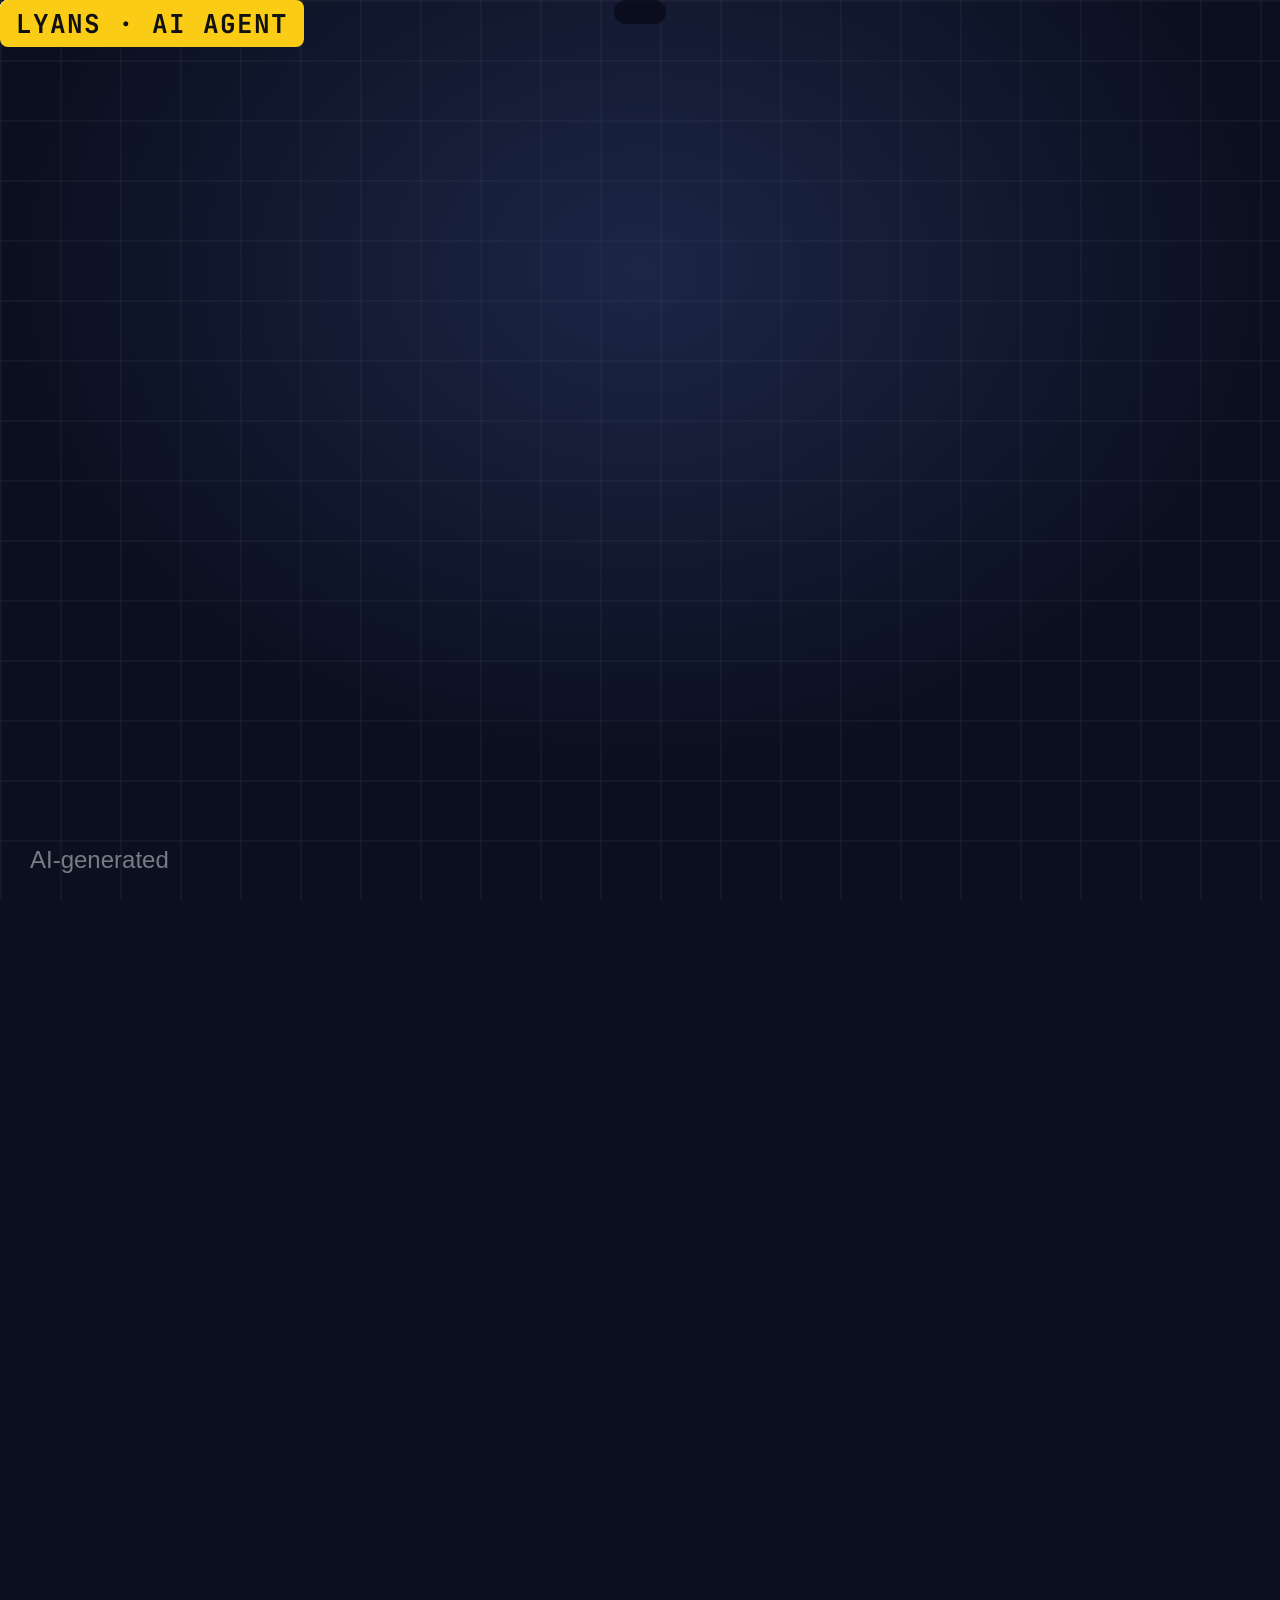
<file: lyans-video/index.html>
<!doctype html>
<html lang="id"><head><meta charset="utf-8">
<title>Lyans – AI Agent</title>
<script src="timeline.js"></script>
<style>
@font-face{font-family:Anton;src:url(assets/fonts/anton.woff2)}
@font-face{font-family:JBM;src:url(assets/fonts/jetbrains-mono-latin-400-normal.woff2);font-weight:400}
@font-face{font-family:JBM;src:url(assets/fonts/jetbrains-mono-latin-700-normal.woff2);font-weight:700}
*{box-sizing:border-box;margin:0;padding:0}
html,body{width:1080px;height:1920px;overflow:hidden;background:#0b1020;font-family:Inter,"Noto Color Emoji",sans-serif;color:#fff}
#stage{position:absolute;inset:0;overflow:hidden;background:#0b1020}
.gridbg{position:absolute;inset:0;background-image:linear-gradient(rgba(255,255,255,.035) 2px,transparent 2px),linear-gradient(90deg,rgba(255,255,255,.035) 2px,transparent 2px);background-size:60px 60px}
.glow{position:absolute;inset:0;background:radial-gradient(900px 700px at 50% 30%,rgba(59,77,140,.35),transparent 70%)}
.officebg{position:absolute;inset:-60px;background-size:cover;background-position:center;filter:blur(16px) brightness(.42) saturate(1.1);transform:scale(1.1)}
canvas.px{image-rendering:pixelated;image-rendering:crisp-edges;display:block}

.scene{position:absolute;inset:0;opacity:0;animation:sIn .45s ease-out both,sOut .35s ease-in forwards;animation-delay:calc(var(--s)*1s),calc((var(--s) + var(--d) - .35)*1s)}
@keyframes sIn{from{opacity:0}to{opacity:1}}
@keyframes sOut{from{opacity:1}to{opacity:0}}
.it{animation:pop .55s cubic-bezier(.2,.9,.3,1.3) both;animation-delay:calc((var(--s) + var(--o,.05))*1s)}
@keyframes pop{from{opacity:0;transform:translateY(50px) scale(.9)}to{opacity:1;transform:none}}
.it.L{animation-name:fromL}.it.R{animation-name:fromR}.it.Z{animation-name:zoomIn}.it.D{animation-name:drop}.it.F{animation-name:fade}
@keyframes fromL{from{opacity:0;transform:translateX(-120%)}to{opacity:1;transform:none}}
@keyframes fromR{from{opacity:0;transform:translateX(120%)}to{opacity:1;transform:none}}
@keyframes zoomIn{from{opacity:0;transform:scale(1.8)}to{opacity:1;transform:none}}
@keyframes drop{0%{opacity:0;transform:translateY(-300px) rotate(-8deg)}70%{opacity:1;transform:translateY(16px)}100%{transform:none}}
@keyframes fade{from{opacity:0}to{opacity:1}}

.title{position:absolute;left:60px;font-family:Anton;font-size:150px;line-height:.98;text-transform:uppercase;letter-spacing:1px;text-shadow:0 6px 0 rgba(0,0,0,.35)}
.title .y{color:#facc15}
.ytag{display:inline-block;background:#facc15;color:#111;font:700 26px JBM;padding:6px 16px;border-radius:8px;letter-spacing:1px;text-transform:uppercase}
.wtag{display:inline-block;background:#f8fafc;color:#111;font:700 24px JBM;padding:6px 14px;border-radius:8px;letter-spacing:1px;text-transform:uppercase}

/* windows (UI mockup) */
.win{position:absolute;background:#0e1424;border:2px solid #27314d;border-radius:22px;box-shadow:0 24px 60px rgba(0,0,0,.55);overflow:hidden}
.win .bar{display:flex;align-items:center;gap:10px;padding:14px 20px;border-bottom:2px solid #1d2540;font:400 22px JBM;color:#7c86a8}
.win .bar i{width:14px;height:14px;border-radius:50%;background:#ef4444}.win .bar i:nth-child(2){background:#f59e0b}.win .bar i:nth-child(3){background:#22c55e;margin-right:10px}
.win .body{padding:22px 24px}
.msg{max-width:78%;padding:14px 20px;border-radius:20px;font-size:32px;line-height:1.3;margin-bottom:14px}
.msg.in{background:#1f2937;border-top-left-radius:6px}
.msg.out{background:#166534;margin-left:auto;border-top-right-radius:6px}
.who{font:700 20px JBM;color:#7c86a8;margin-bottom:6px}
.row{display:flex;align-items:center;gap:16px;font-size:30px;padding:14px 4px;border-bottom:2px solid #1a2238}
.row:last-child{border-bottom:0}
.pill{margin-left:auto;font:700 22px JBM;padding:6px 14px;border-radius:30px;background:#1e293b;color:#94a3b8}
.pill.g{background:#14532d;color:#86efac}.pill.o{background:#7c2d12;color:#fdba74}.pill.b{background:#1e3a8a;color:#93c5fd}
.notif{display:flex;gap:18px;align-items:center;font-size:32px;line-height:1.3}
.notif .ic{font-size:60px}
.term{font:400 27px/1.55 JBM;color:#cbd5e1;white-space:pre-wrap}
.term .k{color:#facc15;font-weight:700}.term .r{color:#f87171}.term .g{color:#4ade80}.term .c{color:#67e8f9}

/* characters */
.char{position:absolute;transform-origin:50% 100%}
.nametag{position:absolute;z-index:6}

/* captions */
#cap{position:absolute;left:0;right:0;display:flex;justify-content:center;z-index:30;pointer-events:none}
#capIn{background:rgba(8,11,24,.78);border-radius:18px;padding:12px 26px;font-size:62px;font-weight:800;letter-spacing:-.5px;text-shadow:0 3px 0 rgba(0,0,0,.6);white-space:nowrap}
#capIn b{color:#facc15;font-weight:800}
.aigen{position:absolute;left:30px;bottom:26px;font-size:24px;color:rgba(255,255,255,.45);z-index:31}
.prog{position:absolute;left:0;bottom:0;height:8px;background:#facc15;z-index:32;transform-origin:left}

/* misc */
.chip{display:flex;align-items:center;gap:20px;background:#0e1424;border:3px solid #27314d;border-radius:26px;padding:18px 26px;font-size:42px;font-weight:800}
.chip canvas{flex:none}
.acard{position:absolute;left:50px;right:50px;height:290px;display:flex;align-items:center;gap:28px;background:#0e1424;border:3px solid #27314d;border-radius:30px;padding:0 30px;overflow:hidden}
.acard .nm{font-family:Anton;font-size:64px;line-height:1;text-transform:uppercase}
.acard .ds{font-size:33px;color:#cbd5e1;line-height:1.3;margin-top:10px}
.acard .tg{font:700 22px JBM;color:#94a3b8;margin-top:12px}
.acard .live{position:absolute;right:26px;top:22px;font:700 20px JBM;color:#4ade80}
.sticky{position:absolute;width:190px;height:150px;background:#fde047;color:#422006;font:700 26px JBM;padding:14px;box-shadow:0 10px 20px rgba(0,0,0,.4);border-radius:4px}
.barbg{height:22px;border-radius:12px;background:#1e293b;overflow:hidden}
.barfill{height:100%;background:linear-gradient(90deg,#facc15,#f97316);width:0}
.vbar{position:absolute;bottom:0;width:60px;background:linear-gradient(#facc15,#f97316);border-radius:8px 8px 0 0}
.ticker{position:absolute;left:0;right:0;height:80px;background:#0e1424;border-top:2px solid #27314d;border-bottom:2px solid #27314d;overflow:hidden;font:700 34px/80px JBM;white-space:nowrap}
.ticker div{position:absolute;left:0;top:0}
.up{color:#4ade80}.dn{color:#f87171}
.follow{display:inline-flex;align-items:center;gap:16px;font-size:48px;font-weight:900;padding:22px 52px;border-radius:60px;background:#facc15;color:#111}
</style></head><body>
<div id="stage">
 <div class="gridbg"></div><div class="glow"></div>

 <!-- 1 HOOK -->
 <section class="scene" data-scene="hook"><div class="officebg"></div>
  <div class="title it Z" data-seg="0" style="top:200px;left:0;right:0;text-align:center;font-size:300px">LYANS</div>
  <div class="it" data-seg="1" style="position:absolute;top:530px;left:0;right:0;text-align:center"><span class="ytag" style="font-size:34px">AI AGENT · MARKAS BOS ADITYA</span></div>
 </section>

 <!-- 2 BORN -->
 <section class="scene" data-scene="born"><div class="officebg"></div>
  <div class="win it L" data-seg="0" style="left:50px;right:50px;top:150px">
   <div class="bar"><i></i><i></i><i></i>lyans.ai · profil agent</div>
   <div class="body" style="display:flex;gap:30px;align-items:center">
    <div style="flex:none;width:200px;height:200px;border-radius:24px;background:#1e1b4b;display:grid;place-items:center;overflow:hidden"><canvas class="px" id="profAva" width="72" height="80" style="width:216px;height:240px;margin-top:40px"></canvas></div>
    <div style="font:400 30px/1.6 JBM;color:#94a3b8">nama&nbsp;&nbsp;&nbsp;: <b style="color:#fff">LYANS</b><br>lahir&nbsp;&nbsp;: <b style="color:#facc15">25 Oktober 2026</b><br>peran&nbsp;&nbsp;: <b style="color:#fff">AI Agent Utama</b><br>status : <b style="color:#4ade80">● online 24/7</b></div>
   </div></div>
  <div class="it Z" data-seg="1" style="position:absolute;left:90px;right:90px;top:560px;height:496px;border-radius:26px;overflow:hidden;border:4px solid #facc15;box-shadow:0 0 60px rgba(250,204,21,.35)">
   <canvas class="px" id="bossPx" style="position:absolute;inset:0;width:100%;height:100%"></canvas>
   <img id="bossReal" src="assets/aditya.jpg" style="position:absolute;inset:0;width:100%;height:100%;object-fit:cover;clip-path:inset(0 100% 0 0)">
   <div id="bossScan" style="position:absolute;top:0;bottom:0;width:10px;background:#facc15;box-shadow:0 0 30px #facc15;left:-20px"></div>
   <div style="position:absolute;left:20px;top:20px"><span class="ytag">pencipta</span></div>
  </div>
  <div class="it" data-seg="2" style="position:absolute;left:90px;top:1080px"><span class="wtag" style="font-size:30px">👑 ADITYA EDWIN BRILLIANSYAH</span></div>
 </section>

 <!-- 3 OFFICE -->
 <section class="scene" data-scene="office">
  <div class="title it" data-seg="0" style="top:110px;font-size:130px">KANTOR <span class="y">GUE</span></div>
  <div style="position:absolute;left:0;top:290px;width:1080px;height:960px">
   <canvas class="px" id="office" width="108" height="96" style="width:1080px;height:960px"></canvas>
   <div id="officeTags"></div>
  </div>
 </section>

 <!-- 4 DIVISI -->
 <section class="scene" data-scene="divisi"><div class="officebg"></div>
  <div class="title it" data-seg="0" style="top:110px;font-size:130px">DIVISI <span class="y">GUE</span></div>
  <div id="divChips" style="position:absolute;left:470px;right:40px;top:310px;display:flex;flex-direction:column;gap:18px"></div>
 </section>

 <!-- 5 LAUNDRY -->
 <section class="scene" data-scene="laundry">
  <div class="title it" data-seg="0" style="top:90px;font-size:110px">DIVISI <span class="y">LAUNDRY</span></div>
  <div class="win it L" data-seg="0" style="left:50px;right:50px;top:240px">
   <div class="bar"><i></i><i></i><i></i>whatsapp · laundry bos (contoh)</div>
   <div class="body"><div class="who">Pelanggan</div><div class="msg in">Kak, mau laundry 5 kg. Bisa dijemput? 🙏</div>
    <div class="msg out" data-type="0" data-full="Bisa kak! 5 kg × Rp7.000 = Rp35.000. Kurir jemput jam 10 ya 🛵"></div></div></div>
  <div class="win it R" data-seg="1" style="left:120px;right:50px;top:640px">
   <div class="bar"><i></i><i></i><i></i>kurir · jadwal hari ini</div>
   <div class="body" style="padding:6px 24px"><div class="row">🛵 Jemput · Jl. Melati 12<span class="pill b">10:00</span></div><div class="row">🛵 Antar · Kos Mawar<span class="pill g">13:30</span></div></div></div>
  <div class="win it D" data-seg="2" style="left:50px;right:160px;top:930px">
   <div class="body notif"><span class="ic">✅</span><div><b>Cucian Kak Rina sudah beres!</b><br><span style="color:#94a3b8;font-size:28px">Notifikasi terkirim ke WhatsApp</span></div></div></div>
 </section>

 <!-- 6 KOS -->
 <section class="scene" data-scene="kos">
  <div class="title it" data-seg="0" style="top:90px;font-size:110px">DIVISI <span class="y">KOS-KOSAN</span></div>
  <div class="win it L" data-seg="0" style="left:50px;right:50px;top:240px">
   <div class="bar"><i></i><i></i><i></i>whatsapp · kos bos (contoh)</div>
   <div class="body"><div class="who">Calon penghuni</div><div class="msg in">Kak, masih ada kamar kosong?</div>
    <div class="msg out" data-type="0" data-full="Ada 2 kamar kak 🏠 Rp1,2 jt/bulan, sudah AC + WiFi. Mau survei kapan?"></div></div></div>
  <div class="win it R" data-seg="1" style="left:120px;right:50px;top:640px">
   <div class="bar"><i></i><i></i><i></i>tagihan · november</div>
   <div class="body" style="padding:6px 24px"><div class="row">Kamar 1<span class="pill g">LUNAS ✓</span></div><div class="row">Kamar 3<span class="pill o">⏰ PENGINGAT TERKIRIM</span></div><div class="row">Kamar 5<span class="pill g">LUNAS ✓</span></div></div></div>
  <div class="win it D" data-seg="2" style="left:50px;right:160px;top:1010px">
   <div class="body notif"><span class="ic">🛠️</span><div><b>Tiket #07 · AC kamar 5 bocor</b><br><span style="color:#94a3b8;font-size:28px">Teknisi dijadwalkan besok 09:00</span></div></div></div>
 </section>

 <!-- 7 FNB -->
 <section class="scene" data-scene="fnb">
  <div class="title it" data-seg="0" style="top:90px;font-size:110px">DIVISI <span class="y">FNB</span></div>
  <div class="win it L" data-seg="0" style="left:50px;right:50px;top:240px">
   <div class="bar"><i></i><i></i><i></i>order #128 → dapur</div>
   <div class="body" style="padding:6px 24px"><div class="row">🍜 2× Mie Goreng Spesial</div><div class="row">🧋 1× Es Teh Manis<span class="pill o">🔥 DIMASAK</span></div></div></div>
  <div class="win it R" data-seg="1" style="left:120px;right:50px;top:540px">
   <div class="body notif"><span class="ic">⚠️</span><div><b>Stok telur sisa 12 butir</b><br><span style="color:#94a3b8;font-size:28px">Saran: restock sebelum jam 17.00</span></div></div></div>
  <div class="win it D" data-seg="2" style="left:50px;right:50px;top:760px">
   <div class="bar"><i></i><i></i><i></i>laporan harian · 21:00</div>
   <div class="body" style="display:flex;gap:30px;align-items:flex-end">
    <div style="font-size:30px;line-height:1.5">Omzet <b style="font-size:46px">Rp4.250.000</b> <span class="up">▲12%</span><br>Terlaris: <b>Mie Goreng (38)</b></div>
    <div id="fnbBars" style="position:relative;flex:1;height:170px"></div></div></div>
 </section>

 <!-- 8 WEB3 -->
 <section class="scene" data-scene="web3"><div class="officebg"></div>
  <div class="title it Z" data-seg="0" style="top:150px;font-size:170px">DIVISI WEB3<br><span class="y">PALING SIBUK</span></div>
  <div class="ticker it F" data-seg="0" style="top:560px"><div id="tick"></div></div>
  <div class="it" data-seg="1" style="position:absolute;left:60px;top:690px;display:flex;gap:14px"><span class="ytag">6 agen</span><span class="wtag">online 24 jam</span></div>
 </section>

 <!-- 9/10 WEB3 AGENTS -->
 <section class="scene" data-scene="web3a"><div class="title it" data-seg="0" style="top:80px;font-size:100px">TIM <span class="y">WEB3</span> <span style="font-size:60px;color:#64748b">1/2</span></div><div class="cards"></div></section>
 <section class="scene" data-scene="web3b"><div class="title it" data-seg="0" style="top:80px;font-size:100px">TIM <span class="y">WEB3</span> <span style="font-size:60px;color:#64748b">2/2</span></div><div class="cards"></div></section>

 <!-- 11 WEB3 FLOW -->
 <section class="scene" data-scene="web3flow">
  <div class="title it" data-seg="0" style="top:80px;font-size:100px">CARA <span class="y">KERJANYA</span></div>
  <div class="win it L" data-seg="0" style="left:40px;right:40px;top:220px">
   <div class="bar"><i></i><i></i><i></i>lyans · web3 log (demo)</div>
   <div class="body term" id="term">
<div data-type="0" data-full="[whale] 🐋 2.000.000 USDT → exchange&#10;        dari 0x7a3f…c91e"></div><div data-type="1" data-full="[radar] dampak: BTC ▼0,8% · volume ▲34%"></div><div data-type="2" data-full="[riset] pola: whale ini sering jual&#10;        setelah harga naik"></div><div data-type="3" data-full="[lyans] ringkasan → Telegram Bos ✓"></div></div></div>
  <div class="win it D" data-seg="3" style="left:150px;right:40px;top:800px;--x:.5">
   <div class="bar"><i></i><i></i><i></i>telegram · lyans bot</div>
   <div class="body" style="font-size:32px;line-height:1.4"><b class="r" style="color:#f87171">⚠️ WHALE ALERT</b><br>2 jt USDT masuk exchange.<br>Potensi tekanan jual BTC.<br><span style="color:#facc15">Keputusan: di tangan Bos 👑</span></div></div>
 </section>

 <!-- 12 WEB3 SAFE -->
 <section class="scene" data-scene="web3safe">
  <div class="title it" data-seg="0" style="top:90px;font-size:120px">KEPUTUSAN<br><span class="y">TETAP DI BOS</span></div>
  <div class="it Z" data-seg="1" style="position:absolute;left:90px;right:90px;top:400px;height:496px;border-radius:26px;overflow:hidden;border:4px solid #facc15">
   <img src="assets/aditya.jpg" style="width:100%;height:100%;object-fit:cover" class="kb"><div style="position:absolute;left:20px;top:20px"><span class="ytag">👑 bos aditya</span></div></div>
  <div class="it" data-seg="2" style="position:absolute;left:90px;top:930px;display:flex;gap:14px"><span class="wtag">🤖 agen: kasih info</span><span class="ytag">👑 bos: ambil keputusan</span></div>
 </section>

 <!-- 13 YOUTUBE -->
 <section class="scene" data-scene="youtube">
  <div class="title it" data-seg="0" style="top:90px;font-size:110px">DIVISI <span class="y">YOUTUBE</span></div>
  <div id="stickies" style="position:absolute;left:40px;right:40px;top:250px;height:360px"></div>
  <div class="win it R" data-seg="1" style="left:50px;right:50px;top:640px">
   <div class="bar"><i></i><i></i><i></i>upload · video baru</div>
   <div class="body"><div style="font-size:30px;margin-bottom:14px">🎬 Judul &amp; deskripsi siap · jadwal <b>Jumat 19.00</b></div><div class="barbg"><div class="barfill" id="ytBar"></div></div>
    <div style="display:flex;gap:40px;margin-top:20px;font-size:30px">👁️ <b id="ytViews">0</b> views <span class="up" style="margin-left:auto">▲ performa</span></div></div></div>
 </section>

 <!-- 14 CLAUDE -->
 <section class="scene" data-scene="claude">
  <div class="title it" data-seg="0" style="top:80px;font-size:100px">DIBANGUN BARENG<br><span style="color:#d97757">✳ CLAUDE</span></div>
  <div class="win it L" data-seg="0" style="left:50px;right:180px;top:340px;--x:.2"><div class="bar"><i></i><i></i><i></i>lyans · sistem agen</div>
   <div class="body" style="font-size:30px;line-height:1.6">🧺 Laundry · 🏠 Kos · 🍜 FnB<br>🪙 Web3 · ▶️ YouTube <span class="pill g" style="margin-left:14px">● ONLINE</span></div></div>
  <div class="win it R" data-seg="0" style="left:180px;right:50px;top:610px;--x:.5"><div class="bar"><i></i><i></i><i></i>cls-engine · deployment</div>
   <div class="body term"><span class="g">✓</span> build selesai<br><span class="g">✓</span> deploy berjalan</div></div>
  <div class="win it D" data-seg="1" style="left:50px;right:120px;top:870px"><div class="bar"><i></i><i></i><i></i>lyans-video · render</div>
   <div class="body"><div style="font-size:30px;margin-bottom:12px">🎬 Video yang lagi lu tonton 😎</div><div class="barbg"><div class="barfill" id="vidBar"></div></div></div></div>
 </section>

 <!-- 15 OUTRO -->
 <section class="scene" data-scene="outro"><div class="officebg"></div>
  <div class="title it Z" data-seg="0" style="top:150px;left:0;right:0;text-align:center;font-size:220px">LYANS</div>
  <div class="it" data-seg="0" style="position:absolute;top:420px;left:0;right:0;text-align:center;--x:.3"><span class="ytag" style="font-size:32px">AI AGENT · KANTORNYA BOS ADITYA</span></div>
  <div class="it D" data-seg="2" style="position:absolute;top:520px;left:0;right:0;text-align:center"><span class="follow">➕ FOLLOW</span></div>
  <div class="it" data-seg="1" style="position:absolute;top:670px;left:0;right:0;display:flex;justify-content:center;align-items:center;gap:20px;font-size:32px;font-weight:700;color:#cbd5e1">
   <img src="assets/aditya.jpg" style="width:96px;height:96px;border-radius:50%;object-fit:cover;object-position:78% 30%;border:4px solid #facc15">created by <b style="color:#facc15">Aditya Edwin Brilliansyah</b></div>
 </section>

 <!-- characters layer -->
 <div id="chars"></div>
 <div id="cap"><div id="capIn"></div></div>
 <div class="aigen">AI-generated</div>
 <div class="prog" id="prog"></div>
</div>
<script>
const TL = window.TL, SC = {}; TL.scenes.forEach(s => SC[s.name] = s);
const $ = id => document.getElementById(id);
// ================= PIXEL CHARACTER ENGINE =================
const PW = 72, PH = 80;
function shade(hex, a){ const c = parseInt(hex.slice(1),16); let r=c>>16,g=c>>8&255,b=c&255; const f = a<0 ? v=>v*(1+a) : v=>v+(255-v)*a; return '#'+[r,g,b].map(v=>Math.round(f(v)).toString(16).padStart(2,'0')).join(''); }
function hex2rgb(h){ const c=parseInt(h.slice(1),16); return [c>>16,c>>8&255,c&255]; }
const OUTLINE = [26,16,32];
function drawChar(D, ex, mo, blink, look){
  const cv = document.createElement('canvas'); cv.width = PW; cv.height = PH; const x = cv.getContext('2d'); const pal = new Set();
  const F = c => { pal.add(c); x.fillStyle = c; }, ST = (c,w) => { pal.add(c); x.strokeStyle = c; x.lineWidth = w; x.lineCap = 'round'; };
  const el = (cx,cy,rx,ry,c) => { F(c); x.beginPath(); x.ellipse(cx,cy,rx,ry,0,0,Math.PI*2); x.fill(); };
  const rr = (X,Y,w,h,r,c) => { F(c); x.beginPath(); x.roundRect(X,Y,w,h,r); x.fill(); };
  const poly = (p,c) => { F(c); x.beginPath(); x.moveTo(p[0][0],p[0][1]); p.slice(1).forEach(q=>x.lineTo(q[0],q[1])); x.closePath(); x.fill(); };
  const arc = (pts,c,w) => { ST(c,w); x.beginPath(); x.moveTo(pts[0],pts[1]); x.quadraticCurveTo(pts[2],pts[3],pts[4],pts[5]); x.stroke(); };
  const sk = D.skin, skd = shade(sk,-.16), hr = D.hair, hrl = shade(hr,.28), hrd = shade(hr,-.3), sh = D.shirt, shd = shade(sh,-.25), dark = '#3b1d1d';
  // back hair
  if (D.style==='long' || D.style==='bun2') rr(15,18,42,42,14,hr);
  // body
  rr(7,61,58,32,15,sh); rr(44,64,21,30,10,shd); rr(7,76,58,10,0,shd);
  if (D.hoodie) { rr(26,60,20,6,3,shd); ST(shade(sh,.5),1.4); x.beginPath(); x.moveTo(31,64); x.lineTo(31,73); x.moveTo(41,64); x.lineTo(41,73); x.stroke(); }
  else if (D.chef) { for (const yy of [66,71,76]) { el(33,yy,1.2,1.2,'#cbd5e1'); el(39,yy,1.2,1.2,'#cbd5e1'); } }
  else { poly([[28,59],[44,59],[36,69]], skd); poly([[26,59],[30,58],[36,69],[33,70]], shade(sh,.15)); poly([[46,59],[42,58],[36,69],[39,70]], shade(sh,.15)); }
  if (D.lan) { ST(D.lan,2); x.beginPath(); x.moveTo(28,60); x.lineTo(33,73); x.moveTo(44,60); x.lineTo(39,73); x.stroke(); rr(30.5,72,11,10,1.5,'#f8fafc'); rr(32.5,74,7,2.5,0,D.lan); }
  // neck, ears, head
  rr(30,47,12,15,3,skd);
  el(19.5,37,3.6,5,sk); el(52.5,37,3.6,5,sk); el(19.5,37,1.6,3,skd); el(52.5,37,1.6,3,skd);
  el(36,34,17,19.5,skd); el(35,33,16,18.5,sk);
  // hair
  const S = D.style;
  if (S==='spiky') {
    el(36,22,18.5,12,hr); poly([[18,23],[19,9],[25,14],[29,3],[35,11],[41,2],[46,11],[53,5],[54,23]],hr);
    rr(16.5,20,4.5,16,2,hr); rr(51,20,4.5,16,2,hr);
    poly([[18,19],[54,19],[53,27],[48,22],[44,28],[39,21],[33,27],[28,21],[23,28],[19,25]],hr);
    poly([[27,9],[31,5],[30,12]],hrl); poly([[39,6],[43,4],[41,10]],hrl); poly([[46,10],[51,7],[49,13]],hrl);
  } else if (S==='short' || S==='cap' || S==='chef') {
    el(36,21,18.5,11,hr); rr(16.5,20,4.5,12,2,hr); rr(51,20,4.5,12,2,hr);
    poly([[18,18],[54,18],[54,25],[45,21.5],[30,23.5],[18,26]],hr); el(29,14,6,2,hrl);
  } else if (S==='long' || S==='bun' || S==='bun2') {
    el(36,21,19,12,hr); rr(15,20,7,S==='bun'?16:32,3,hr); rr(50,20,7,S==='bun'?16:32,3,hr);
    poly([[18,19],[55,19],[55,26],[41,21],[23,30],[17,28]],hr); el(30,13,6,2,hrl);
    if (S==='bun') { el(36,6,7.5,6,hr); el(34,4,3,1.5,hrl); }
  } else if (S==='beanie') {
    rr(16.5,22,4.5,12,2,hr); rr(51,22,4.5,12,2,hr);
  }
  if (S==='cap') { el(36,19,19,11,D.cap); rr(17,18,38,6,2,D.cap); rr(34,20.5,28,4.5,2,shade(D.cap,-.3)); el(36,12,3,3,'#f8fafc'); }
  if (S==='chef') { rr(21,-3,30,19,9,'#f8fafc'); el(25,3,7,7,'#f8fafc'); el(47,3,7,7,'#f8fafc'); rr(19,13,34,8,2,'#dbe2ea'); }
  if (S==='beanie') { el(36,21,19.5,13,D.cap); rr(16,20,40,8,3,shade(D.cap,-.25)); el(36,6,4.5,4,shade(D.cap,.35)); }
  // brows
  const bc = hrd, by = ex==='wow' ? 23.5 : 26;
  if (ex==='think') { rr(25,24,8,2,1,bc); poly([[39,26],[47,25],[47,27],[39,28]],bc); }
  else { rr(25,by,8,2,1,bc); rr(39,by,8,2,1,bc); }
  // eyes
  const eye = D.eye || '#1e1b4b', lx = look;
  const openEye = (ex0, big) => { if (big) { rr(ex0-.5,28,9,8,3,'#ffffff'); rr(ex0+2.5+lx,29.5,3.6,5,1.4,eye); } else { rr(ex0,29,7.5,6,2.5,'#ffffff'); rr(ex0+2.2+lx,29.5,3.5,5.5,1.4,eye); } rr(ex0+2.6+lx,30,1.2,1.2,0,'#ffffff'); };
  const happyEye = ex0 => arc([ex0,33.5, ex0+3.7,28.5, ex0+7.5,33.5], dark, 1.7);
  const shut = ex0 => rr(ex0,32,7.5,1.6,1,dark);
  const happy = ex==='laugh';
  if (D.shades) { rr(24,28,10.5,6.5,2,'#0b0f1a'); rr(37.5,28,10.5,6.5,2,'#0b0f1a'); rr(34,30,4,1.5,0,'#0b0f1a'); rr(26,29,3,1.2,0,'#64748b'); rr(39.5,29,3,1.2,0,'#64748b'); }
  else {
    if (happy) { happyEye(25.5); happyEye(39); }
    else if (blink) { shut(25.5); shut(39); }
    else { openEye(25.5, ex==='wow'); if (ex==='wink') happyEye(39); else openEye(39, ex==='wow'); }
  }
  if (D.glasses) { ST('#111827',1.3); x.strokeRect(24.5,28,9.5,7.5); x.strokeRect(38,28,9.5,7.5); x.beginPath(); x.moveTo(34,31); x.lineTo(38,31); x.stroke(); }
  // nose + blush
  rr(35,37,2.4,3,1,skd);
  if (['grin','laugh','wink','proud'].includes(ex)) { el(24.5,41,3,1.5,'#f2a0a0'); el(47.5,41,3,1.5,'#f2a0a0'); }
  // mouth
  const talking = mo > .12;
  if (ex==='laugh') { const h = 5 + mo*2; F(dark); x.beginPath(); x.moveTo(29,42.5); x.lineTo(43,42.5); x.ellipse(36,42.5,7,h,0,0,Math.PI); x.fill(); rr(30,42.5,12,1.8,0,'#ffffff'); el(36,42.5+h-1.5,3.5,1.6,'#e8746f'); }
  else if (talking) { const h = 2 + mo*4.5, w = ex==='wow' ? 5 : 8; rr(36-w/2,43.5-h/2+1,w,h,2.5,dark); if (h>3.2) rr(36-w/2+.8,43.5-h/2+1,w-1.6,1.3,0,'#ffffff'); if (h>4) rr(36-w/2+1.5,43.5+h/2-.6,w-3,1.4,1,'#e8746f'); }
  else if (ex==='wow') el(36,45,2.6,3.4,dark);
  else if (ex==='grin' || ex==='wink' || ex==='proud') { F(dark); x.beginPath(); x.moveTo(30,42.5); x.quadraticCurveTo(36,49,42,42.5); x.closePath(); x.fill(); rr(31.5,42.6,9,1.6,0,'#ffffff'); }
  else if (ex==='think') arc([32,45, 37,44, 41,42.5], dark, 1.6);
  else arc([31,43.5, 36,47.5, 41,43.5], dark, 1.7);
  // accessories
  if (D.headset) { ST('#334155',3); x.beginPath(); x.ellipse(36,30,20.5,22,0,Math.PI*1.04,Math.PI*1.96); x.stroke(); rr(14.5,31,6.5,11,2,D.hs||'#22d3ee'); rr(51,31,6.5,11,2,D.hs||'#22d3ee'); arc([18,41, 19,49, 28,48], '#334155', 1.6); el(29,48,2,1.6,D.hs||'#22d3ee'); }
  // ---- post-process: snap palette + outline ----
  const P = [...pal].map(hex2rgb); const id = x.getImageData(0,0,PW,PH), d = id.data;
  for (let i=0;i<d.length;i+=4){ if (d[i+3] < 120) { d[i+3]=0; continue; } let best=0,bd=1e9; for (let k=0;k<P.length;k++){ const q=P[k], dd=(q[0]-d[i])**2+(q[1]-d[i+1])**2+(q[2]-d[i+2])**2; if(dd<bd){bd=dd;best=k;} } d[i]=P[best][0];d[i+1]=P[best][1];d[i+2]=P[best][2];d[i+3]=255; }
  const src = new Uint8ClampedArray(d);
  for (let y=0;y<PH;y++) for (let X=0;X<PW;X++){ const i=(y*PW+X)*4; if (src[i+3]) continue; const nb=[[1,0],[-1,0],[0,1],[0,-1]].some(([a,b])=>{const xx=X+a,yy=y+b; return xx>=0&&yy>=0&&xx<PW&&yy<PH&&src[(yy*PW+xx)*4+3];}); if (nb){ d[i]=OUTLINE[0];d[i+1]=OUTLINE[1];d[i+2]=OUTLINE[2];d[i+3]=255; } }
  x.putImageData(id,0,0); return cv;
}
const cache = new Map();
function sprite(D, ex, mo, blink, look){ const m = Math.round(mo*4)/4, k = `${D.id}|${ex}|${m}|${blink?1:0}|${look}`; if (!cache.has(k)) cache.set(k, drawChar(D, ex, m, blink, look)); return cache.get(k); }
const CH = {
 lyans:{id:'lyans',skin:'#f0c08a',hair:'#3d3470',style:'spiky',shirt:'#6d4bd8',lan:'#f97316',headset:true},
 sari:{id:'sari',skin:'#ecbf94',hair:'#5b3a29',style:'bun',shirt:'#38bdf8',lan:'#0369a1'},
 bima:{id:'bima',skin:'#d9a066',hair:'#2d2a26',style:'short',shirt:'#22c55e',lan:'#166534',glasses:true},
 dodi:{id:'dodi',skin:'#c98b5a',hair:'#1f1f1f',style:'chef',shirt:'#f8fafc',chef:true},
 kiki:{id:'kiki',skin:'#f1c9a5',hair:'#3f2a1e',style:'cap',cap:'#ef4444',shirt:'#ef4444',lan:'#111827'},
 radar:{id:'radar',skin:'#e0ac7e',hair:'#111111',style:'beanie',cap:'#ec4899',shirt:'#1e293b',hoodie:true,shades:true},
 whale:{id:'whale',skin:'#f3cfa8',hair:'#d6a756',style:'short',shirt:'#1d4ed8',glasses:true,lan:'#facc15'},
 wallet:{id:'wallet',skin:'#e8b48a',hair:'#141414',style:'long',shirt:'#f59e0b',lan:'#7c2d12'},
 riset:{id:'riset',skin:'#c68a5e',hair:'#4a3426',style:'short',shirt:'#0d9488',glasses:true,lan:'#f8fafc'},
 airdrop:{id:'airdrop',skin:'#f0c08a',hair:'#2b2b2b',style:'cap',cap:'#a855f7',shirt:'#7e22ce',hoodie:true},
 komunitas:{id:'komunitas',skin:'#f3cba5',hair:'#f472b6',style:'bun',shirt:'#334155',headset:true,hs:'#f472b6'},
};
class Char {
  constructor(D, parent, scale, opts={}){ this.D=D; this.s=scale; this.o=opts; this.cv=document.createElement('canvas'); this.cv.width=PW; this.cv.height=PH; this.cv.className='px'; this.cv.style.width=PW*scale+'px'; this.cv.style.height=PH*scale+'px'; this.el=document.createElement('div'); this.el.className='char'; this.el.appendChild(this.cv); parent.appendChild(this.el); this.ctx=this.cv.getContext('2d'); this.seed=(D.id.length*1.7)%3; this.key=''; }
  update(t, ex, mo){ const blink = ((t+this.seed) % 3.4) < .13; const look = Math.round(Math.sin(t*.6+this.seed*2)*1); const k = ex+mo.toFixed(2)+blink+look; if (k!==this.key){ this.key=k; this.ctx.clearRect(0,0,PW,PH); this.ctx.drawImage(sprite(this.D,ex,mo,blink,look),0,0); } }
}
// ================= SCENE SETUP =================
// office background (pixel)
const ocv = $('office'), ox = ocv.getContext('2d');
const DESKS = [[12,40,'sari'],[44,40,'bima'],[76,40,'dodi'],[12,66,'radar'],[44,66,'whale'],[76,66,'wallet'],[28,86,'riset'],[60,86,'kiki']];
function px(c,X,Y,w,h){ ox.fillStyle=c; ox.fillRect(X,Y,w,h); }
function mini(D,X,Y,b){ // tiny agent at desk (8x10)
  px(D.shirt,X+1,Y+5+b,7,4); px(shade(D.shirt,-.25),X+6,Y+5+b,2,4); px(D.skin,X+2,Y+1+b,5,5); px(D.style==='cap'?D.cap:D.style==='beanie'?D.cap:D.style==='chef'?'#f8fafc':D.hair,X+2,Y+b,5,2);
  if (D.style==='long'||D.style==='bun') px(D.hair,X+1,Y+1+b,1,4), px(D.hair,X+7,Y+1+b,1,4);
  px('#1a1020',X+3,Y+3+b,1,1); px('#1a1020',X+5,Y+3+b,1,1); }
function drawOffice(t){
  px('#2a3352',0,0,108,22); for (let i=0;i<3;i++){ const wx=6+i*34; px('#1b2238',wx-1,3,30,15); px('#7dd3fc',wx,4,28,13); px('#5aa8d6',wx,12,28,5); for (let b=0;b<6;b++) px('#3b6e9e',wx+2+b*4,9+(b%3),3,8-(b%3)); px('#1b2238',wx+13,4,1,13); }
  for (let y=22;y<96;y++){ px((Math.floor((y-22)/4)%2)?'#8b5a3c':'#946243',0,y,108,1); } for (let y=22;y<96;y+=4) for (let k=0;k<108;k+=18) px('#6f4630',(k+(y%8?9:0))%108,y,1,4);
  px('#3b4a7a',20,52,68,4); // runner rug
  // lyans desk
  px('#5b3fb3',40,24,28,12); mini(CH.lyans,49,22,Math.round(Math.sin(t*3))*0.5|0); px('#c08a5a',38,31,32,6); px('#9a6a42',38,37,32,2); px('#111827',47,27,14,5); px(Math.floor(t*4)%2?'#a78bfa':'#22d3ee',48,28,12,3);
  DESKS.forEach(([X,Y,id],i)=>{ const b = Math.floor(t*3+i)%2; mini(CH[id],X+7,Y-7,b); px('#c08a5a',X,Y,22,6); px('#9a6a42',X,Y+6,22,2); px('#111827',X+7,Y-2,9,4); px(['#22d3ee','#4ade80','#facc15','#f472b6'][(Math.floor(t*2)+i)%4],X+8,Y-1,7,2); px('#1f2937',X+8,Y+9,6,3); });
  for (const [X,Y] of [[2,24],[100,24],[2,88],[100,88]]) { px('#b45309',X+1,Y+4,5,4); px('#16a34a',X,Y,7,5); px('#22c55e',X+1,Y-1,5,3); }
}
drawOffice(0); const officeURL = ocv.toDataURL(); document.querySelectorAll('.officebg').forEach(e=>e.style.backgroundImage=`url(${officeURL})`);
const TAGS = [[38,18,'LYANS · CEO AI',1],[2,28,'Bales chat laundry',1],[40,28,'Nagih sewa kamar 3',1],[72,28,'Cek stok telur',1],[0,54,'Pantau token 📈',2],[38,54,'Pantau whale 🐋',2],[70,54,'Jaga wallet Bos',2],[20,76,'Riset project baru',2],[58,76,'Upload video',2]];
$('officeTags').innerHTML = TAGS.map(([X,Y,txt,sg],i)=>`<div class="it Z" data-seg="${sg-1}" style="position:absolute;left:${X*10}px;top:${Y*10}px;--x:${(i%4)*.25+.2};"><span class="${i?'wtag':'ytag'}" style="font-size:22px;box-shadow:0 6px 0 rgba(0,0,0,.35)">${i?'✔ ':''}${txt}</span></div>`).join('');
// divisions
const DIV = [['sari','🧺 Laundry',0],['bima','🏠 Kos-kosan',0],['dodi','🍜 FnB',0],['radar','🪙 Web3',1],['kiki','▶️ YouTube',1]];
const divChars = [];
$('divChips').innerHTML = DIV.map((d,i)=>`<div class="chip it R" data-seg="${d[2]}" style="--x:${[.15,.9,1.6,.05,.8][i]}"><span class="cslot"></span>${d[1]}</div>`).join('');
$('divChips').querySelectorAll('.cslot').forEach((s,i)=>{ const c = new Char(CH[DIV[i][0]], s, 1.7); c.el.style.position='relative'; c.el.style.height='105px'; c.el.style.overflow='hidden'; c.cv.style.marginTop='-6px'; divChars.push(c); });
// web3 agent cards
const W3 = [['radar','Agen Radar','Pantau harga, volume & sentimen token 24/7','📈 harga · volume · sentimen'],['whale','Agen Whale','Baca data on-chain: dompet besar gerak ke mana','🐋 on-chain · smart money'],['wallet','Agen Wallet','Jaga dompet Bos, lapor tiap transaksi masuk/keluar','👛 transaksi · keamanan'],
 ['riset','Agen Riset','Cek project baru: tokenomics, kontrak, tanda rug pull','🔍 due diligence · red flag'],['airdrop','Agen Airdrop','Catat & ingatkan garapan airdrop harian','🪂 quest · deadline'],['komunitas','Agen Komunitas','Jaga grup Telegram & Discord dari spam/scammer','💬 moderasi · FAQ']];
const cardChars = [];
['web3a','web3b'].forEach((sn,si)=>{ const box = document.querySelector(`.scene[data-scene="${sn}"] .cards`);
  W3.slice(si*3,si*3+3).forEach((a,i)=>{ const d = document.createElement('div'); d.className = `acard it ${i%2?'R':'L'}`; d.dataset.seg = i; d.style.top = (240+i*320)+'px';
    d.innerHTML = `<div class="cslot" style="flex:none;width:200px;height:250px;overflow:hidden;border-radius:20px;background:#151c33"></div><div><div class="nm">${a[1]}</div><div class="ds">${a[2]}</div><div class="tg">${a[3]}</div></div><div class="live">● LIVE</div>`;
    box.appendChild(d); const c = new Char(CH[a[0]], d.querySelector('.cslot'), 3.1); c.el.style.position='relative'; c.el.style.left='-12px'; c.el.style.top='6px'; cardChars.push([sn,i,c]); }); });
// boss pixel photo
const bossImg = new Image(); bossImg.src = 'assets/aditya.jpg';
bossImg.onload = () => { const c = $('bossPx'); c.width = 100; c.height = 55; const g = c.getContext('2d'); g.drawImage(bossImg,0,0,100,55); const id = g.getImageData(0,0,100,55); for (let i=0;i<id.data.length;i+=4) for (let k=0;k<3;k++) id.data[i+k] = Math.round(id.data[i+k]/42)*42; g.putImageData(id,0,0); window.BOSSREADY = true; };
// fnb bars, stickies, ticker
$('fnbBars').innerHTML = [40,55,48,70,62,85,100].map((h,i)=>`<div class="vbar" data-h="${h}" style="left:${i*72}px;height:0"></div>`).join('');
const IDEAS = ['ide: tips laundry','ide: vlog kos','ide: resep viral','ide: edukasi web3','ide: behind the scene','ide: Q&A Bos'];
$('stickies').innerHTML = IDEAS.map((s,i)=>`<div class="sticky it D" data-seg="0" style="--x:${i*.18};left:${(i%3)*330+20}px;top:${Math.floor(i/3)*175}px;transform:rotate(${[-4,3,-2,4,-3,2][i]}deg)">${s}</div>`).join('');
$('tick').innerHTML = ('BTC <span class="up">▲2,1%</span> · ETH <span class="dn">▼0,6%</span> · SOL <span class="up">▲4,3%</span> · WHALE ALERT 🐋 · AIRDROP BARU 🪂 · ').repeat(6);
// ---------- characters layer ----------
const charsEl = $('chars');
const lyans = new Char(CH.lyans, charsEl, 9);
const sideDefs = { laundry:'sari', kos:'bima', fnb:'dodi', youtube:'kiki' };
const sideChars = {}; Object.entries(sideDefs).forEach(([sn,id])=>{ const c = new Char(CH[id], charsEl, 7.5); c.el.style.opacity = 0; sideChars[sn] = c; c.tag = document.createElement('div'); c.tag.className = 'nametag'; c.tag.innerHTML = `<span class="wtag">${id.toUpperCase()} · ${({sari:'laundry',bima:'kos-kosan',dodi:'fnb',kiki:'youtube'})[id]}</span>`; charsEl.appendChild(c.tag); });
const lyTag = document.createElement('div'); lyTag.className='nametag'; lyTag.innerHTML='<span class="ytag">LYANS · AI AGENT</span>'; charsEl.appendChild(lyTag);
const profAva = $('profAva').getContext('2d');
// Lyans pose per scene: [centerX, topY, scale, flip], caption Y
const POSE = { hook:[540,900,13], born:[860,1380,7.5], office:[180,1470,6.5], divisi:[250,1150,9.5], laundry:[250,1370,8], kos:[250,1370,8], fnb:[250,1370,8], web3:[540,1010,12], web3a:[900,1520,5.5], web3b:[900,1520,5.5], web3flow:[250,1370,8], web3safe:[850,1360,8], youtube:[250,1370,8], claude:[250,1370,8], outro:[540,760,15] };
const CAPY = { hook:780, born:1250, office:1300, divisi:1090, web3:900, web3a:1230, web3b:1230, web3safe:1230, outro:1770 };
// ---------- timing vars ----------
document.querySelectorAll('.scene').forEach(el => { const s = SC[el.dataset.scene]; el.style.setProperty('--s', s.s); el.style.setProperty('--d', s.d);
  el.querySelectorAll('[data-seg]').forEach(it => { const g = s.segs[Math.min(+it.dataset.seg, s.segs.length-1)]; const xo = parseFloat(it.style.getPropertyValue('--x')) || 0; it.style.setProperty('--o', (g.t - s.s + xo).toFixed(3)); }); });
// ================= RENDER =================
const ease = k => k<.5 ? 4*k*k*k : 1-Math.pow(-2*k+2,3)/2;
const clamp = (v,a=0,b=1) => Math.max(a,Math.min(b,v));
function sceneAt(t){ let c = TL.scenes[0]; for (const s of TL.scenes) if (t >= s.s) c = s; return c; }
function segAt(sc,t){ let g = null; for (const x of sc.segs) if (t >= x.t - .05) g = x; return g; }
function chunks(words){ const out=[]; let cur=[]; words.forEach((w,i)=>{ cur.push(i); if (cur.length>=4 || /[,.!:?]$/.test(w.replace(/\*/g,'')) && cur.length>=2) { out.push(cur); cur=[]; } }); if (cur.length) out.push(cur); return out; }
function kwFlags(words){ let on=false; return words.map(w=>{ if (w.startsWith('*')) on=true; const r=on; if (/\*[,.!:?]*$/.test(w)) on=false; return r; }); }
function capHTML(words, idx){ const fl = kwFlags(words); return idx.map(i=>{ const w = words[i].replace(/\*/g,''); return fl[i] ? `<b>${w}</b>` : w; }).join(' '); }
let capKey = '';
window.render = function(t){
  const f = Math.min(TL.level.length-1, Math.max(0, Math.floor(t*TL.fps))), lv = TL.level[f] || 0;
  const sc = sceneAt(t), idx = TL.scenes.indexOf(sc), prev = TL.scenes[idx-1], seg = segAt(sc,t);
  const speaking = seg && t < seg.t + seg.d;
  const ex = seg ? (seg.ex==='talk' ? 'smile' : seg.ex) : 'smile';
  // ---- Lyans ----
  let p = POSE[sc.name];
  if (prev) { const k = ease(clamp((t - sc.s + .3)/.65)); const q = POSE[prev.name]; p = q.map((v,i)=>v+(p[i]-v)*k); }
  const breathe = Math.sin(t*2.2)*.012, bob = speaking ? Math.abs(Math.sin(t*7))*6*lv : 0;
  lyans.update(t, ex, speaking ? lv : 0);
  lyans.el.style.transform = `translate(${p[0]-PW*9/2}px,${p[1]-bob}px) scale(${p[2]/9},${p[2]/9*(1+breathe)})`;
  lyans.el.style.transformOrigin = '50% 0';
  lyTag.style.transform = `translate(${p[0]-150}px,${p[1]+ 6*p[2]}px)`; lyTag.style.opacity = ['laundry','kos','fnb','youtube','web3flow','claude','born'].includes(sc.name) ? clamp((t-sc.s-.4)/.3) : 0;
  // ---- side characters ----
  Object.entries(sideChars).forEach(([sn,c])=>{ const s = SC[sn]; const inS = t>=s.s && t<s.s+s.d; const k = clamp((t-s.s-.2)/.5)*clamp((s.s+s.d-t)/.3);
    c.el.style.opacity = inS ? 1 : 0; c.tag.style.opacity = inS ? k : 0;
    if (inS) { const xoff = (1-ease(k))*500; c.update(t, ['grin','smile','laugh'][Math.floor((t-s.s)/2.2)%3], 0); c.el.style.transform = `translate(${820-PW*7.5/2+xoff}px,${1400+Math.sin(t*2)*4}px) scaleX(-1)`; c.tag.style.transform = `translate(${700+xoff}px,1360px)`; } });
  // ---- per-scene extras ----
  if (sc.name==='office') drawOffice(t);
  if (sc.name==='born' || t<SC.born.s+SC.born.d) { profAva.clearRect(0,0,PW,PH); profAva.drawImage(sprite(CH.lyans,'grin',0,false,0),0,0);
    const g2 = SC.born.segs[2], k = clamp((t-g2.t-.1)/.9); $('bossReal').style.clipPath = `inset(0 ${100-k*100}% 0 0)`; $('bossScan').style.left = (k>0&&k<1) ? `calc(${k*100}% - 5px)` : '-20px'; }
  divChars.forEach((c,i)=>c.update(t,'smile',0));
  cardChars.forEach(([sn,i,c])=>{ const s = SC[sn]; if (t<s.s||t>s.s+s.d) return; const g = s.segs[i]; const on = t>=g.t && t<g.t+g.d; c.update(t, on ? (i===1?'think':'grin') : 'smile', on ? (TL.voice ? lv*.6 : .0) : 0); c.el.parentElement.parentElement.style.borderColor = on ? '#facc15' : '#27314d'; });
  // typing texts
  document.querySelectorAll(`.scene[data-scene="${sc.name}"] [data-type]`).forEach(el=>{ const g = sc.segs[+el.dataset.type]; const full = el.dataset.full; const n = clamp((t-g.t-.25)/Math.max(.6, g.d*.7))*full.length|0; const s = full.slice(0,n); if (el.textContent!==s) el.textContent = s; el.style.display = n ? '' : 'none'; });
  if (sc.name==='fnb') { const g = sc.segs[2]; document.querySelectorAll('#fnbBars .vbar').forEach((b,i)=>{ b.style.height = (clamp((t-g.t-.4-i*.08)/.5)*+b.dataset.h*1.6)+'px'; }); }
  if (sc.name==='youtube') { const g = sc.segs[1]; const k = clamp((t-g.t)/(g.d+.3)); $('ytBar').style.width = (k*100)+'%'; $('ytViews').textContent = Math.round(ease(k)*12480).toLocaleString('id-ID'); }
  if (sc.name==='claude') { const k = clamp((t-sc.s-.5)/(sc.d-1)); $('vidBar').style.width = (k*100)+'%'; }
  if (sc.name==='web3') { $('tick').style.transform = `translateX(${-((t-sc.s)*160)%1400}px)`; }
  // ---- captions ----
  let html = '';
  if (seg && t < seg.t + seg.d + .35) { const ch = chunks(seg.words); let wi = 0; seg.wt.forEach((w,i)=>{ if (t>=w) wi=i; }); const ci = ch.findIndex(c=>c.includes(wi)); const cw = ch[ci];
    html = capHTML(seg.words, cw); const key = seg.t+'|'+ci;
    if (key!==capKey){ capKey = key; $('capIn').innerHTML = html; $('capIn').dataset.t0 = t; } const d0 = t - (+$('capIn').dataset.t0); $('capIn').style.transform = `scale(${1 + Math.max(0,.12 - d0*.6)})`; }
  else if (capKey){ capKey=''; $('capIn').innerHTML=''; }
  $('cap').style.opacity = html ? 1 : 0;
  const cy = CAPY[sc.name] ?? 1235; $('cap').style.top = cy+'px';
  $('prog').style.transform = `scaleX(${t/TL.total})`;
};
window.READY = true;
</script>
</body></html>
</file>
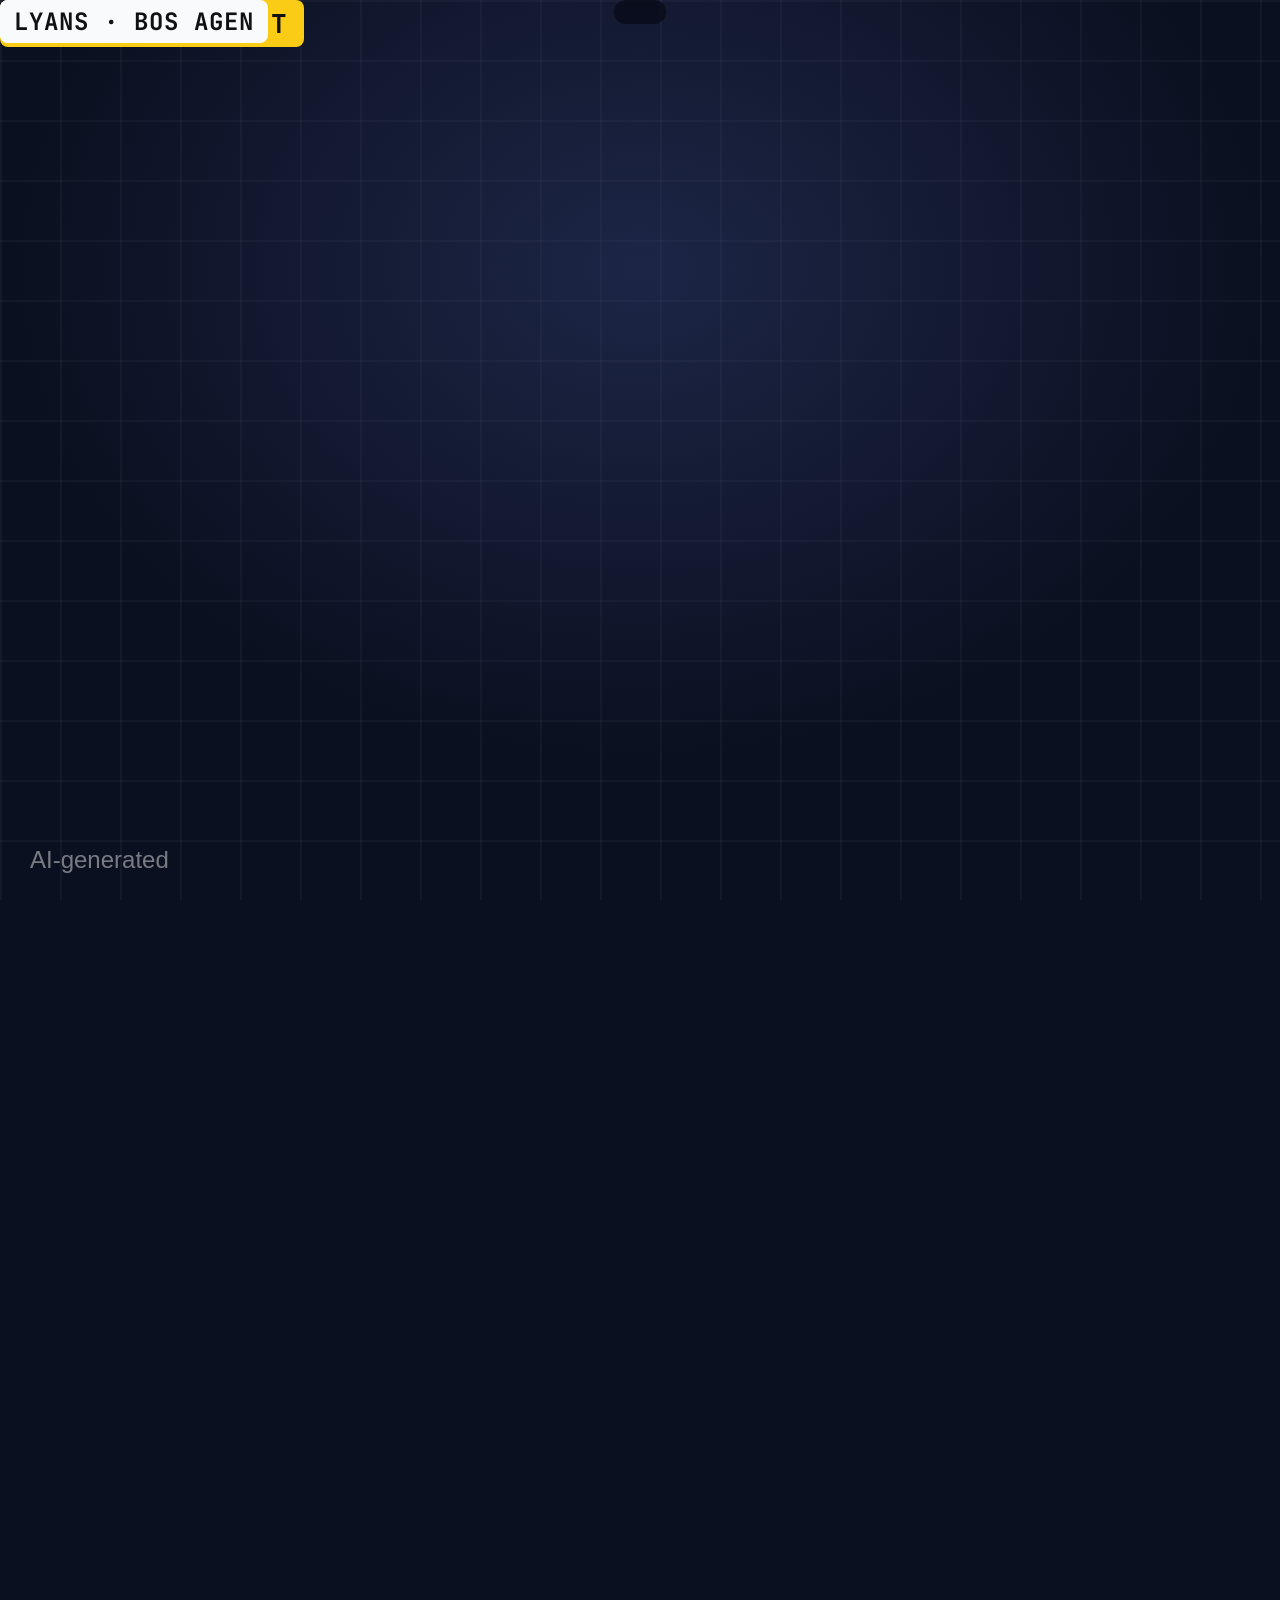
<file: nexar-video/index.html>
<!doctype html>
<html lang="id"><head><meta charset="utf-8">
<title>Nexar – AI Agent Qu Laundry</title>
<script src="timeline.js"></script>
<style>
@font-face{font-family:Anton;src:url(assets/fonts/anton.woff2)}
@font-face{font-family:JBM;src:url(assets/fonts/jetbrains-mono-latin-400-normal.woff2);font-weight:400}
@font-face{font-family:JBM;src:url(assets/fonts/jetbrains-mono-latin-700-normal.woff2);font-weight:700}
*{box-sizing:border-box;margin:0;padding:0}
html,body{width:1080px;height:1920px;overflow:hidden;background:#0b1020;font-family:Inter,"Noto Color Emoji",sans-serif;color:#fff}
#stage{position:absolute;inset:0;overflow:hidden;background:#0b1020}
.gridbg{position:absolute;inset:0;background-image:linear-gradient(rgba(255,255,255,.035) 2px,transparent 2px),linear-gradient(90deg,rgba(255,255,255,.035) 2px,transparent 2px);background-size:60px 60px}
.glow{position:absolute;inset:0;background:radial-gradient(900px 700px at 50% 30%,rgba(59,77,140,.35),transparent 70%)}
.officebg{position:absolute;inset:-60px;background-size:cover;background-position:center;filter:blur(16px) brightness(.42) saturate(1.1);transform:scale(1.1)}
canvas.px{image-rendering:pixelated;image-rendering:crisp-edges;display:block}

.scene{position:absolute;inset:0;opacity:0;animation:sIn .45s ease-out both,sOut .35s ease-in forwards;animation-delay:calc(var(--s)*1s),calc((var(--s) + var(--d) - .35)*1s)}
@keyframes sIn{from{opacity:0}to{opacity:1}}
@keyframes sOut{from{opacity:1}to{opacity:0}}
.it{animation:pop .55s cubic-bezier(.2,.9,.3,1.3) both;animation-delay:calc((var(--s) + var(--o,.05))*1s)}
@keyframes pop{from{opacity:0;transform:translateY(50px) scale(.9)}to{opacity:1;transform:none}}
.it.L{animation-name:fromL}.it.R{animation-name:fromR}.it.Z{animation-name:zoomIn}.it.D{animation-name:drop}.it.F{animation-name:fade}
@keyframes fromL{from{opacity:0;transform:translateX(-120%)}to{opacity:1;transform:none}}
@keyframes fromR{from{opacity:0;transform:translateX(120%)}to{opacity:1;transform:none}}
@keyframes zoomIn{from{opacity:0;transform:scale(1.8)}to{opacity:1;transform:none}}
@keyframes drop{0%{opacity:0;transform:translateY(-300px) rotate(-8deg)}70%{opacity:1;transform:translateY(16px)}100%{transform:none}}
@keyframes fade{from{opacity:0}to{opacity:1}}

.title{position:absolute;left:60px;font-family:Anton;font-size:150px;line-height:.98;text-transform:uppercase;letter-spacing:1px;text-shadow:0 6px 0 rgba(0,0,0,.35)}
.title .y{color:#facc15}
.ytag{display:inline-block;background:#facc15;color:#111;font:700 26px JBM;padding:6px 16px;border-radius:8px;letter-spacing:1px;text-transform:uppercase}
.wtag{display:inline-block;background:#f8fafc;color:#111;font:700 24px JBM;padding:6px 14px;border-radius:8px;letter-spacing:1px;text-transform:uppercase}

/* windows (UI mockup) */
.win{position:absolute;background:#0e1424;border:2px solid #27314d;border-radius:22px;box-shadow:0 24px 60px rgba(0,0,0,.55);overflow:hidden}
.win .bar{display:flex;align-items:center;gap:10px;padding:14px 20px;border-bottom:2px solid #1d2540;font:400 22px JBM;color:#7c86a8}
.win .bar i{width:14px;height:14px;border-radius:50%;background:#ef4444}.win .bar i:nth-child(2){background:#f59e0b}.win .bar i:nth-child(3){background:#22c55e;margin-right:10px}
.win .body{padding:22px 24px}
.msg{max-width:78%;padding:14px 20px;border-radius:20px;font-size:32px;line-height:1.3;margin-bottom:14px}
.msg.in{background:#1f2937;border-top-left-radius:6px}
.msg.out{background:#166534;margin-left:auto;border-top-right-radius:6px}
.who{font:700 20px JBM;color:#7c86a8;margin-bottom:6px}
.row{display:flex;align-items:center;gap:16px;font-size:30px;padding:14px 4px;border-bottom:2px solid #1a2238}
.row:last-child{border-bottom:0}
.pill{margin-left:auto;font:700 22px JBM;padding:6px 14px;border-radius:30px;background:#1e293b;color:#94a3b8}
.pill.g{background:#14532d;color:#86efac}.pill.o{background:#7c2d12;color:#fdba74}.pill.b{background:#1e3a8a;color:#93c5fd}
.notif{display:flex;gap:18px;align-items:center;font-size:32px;line-height:1.3}
.notif .ic{font-size:60px}
.term{font:400 27px/1.55 JBM;color:#cbd5e1;white-space:pre-wrap}
.term .k{color:#facc15;font-weight:700}.term .r{color:#f87171}.term .g{color:#4ade80}.term .c{color:#67e8f9}

/* characters */
.char{position:absolute;transform-origin:50% 100%}
.nametag{position:absolute;z-index:6}

/* captions */
#cap{position:absolute;left:0;right:0;display:flex;justify-content:center;z-index:30;pointer-events:none}
#capIn{background:rgba(8,11,24,.78);border-radius:18px;padding:12px 26px;font-size:62px;font-weight:800;letter-spacing:-.5px;text-shadow:0 3px 0 rgba(0,0,0,.6);white-space:nowrap}
#capIn b{color:#facc15;font-weight:800}
.aigen{position:absolute;left:30px;bottom:26px;font-size:24px;color:rgba(255,255,255,.45);z-index:31}
.prog{position:absolute;left:0;bottom:0;height:8px;background:#facc15;z-index:32;transform-origin:left}

/* misc */
.chip{display:flex;align-items:center;gap:20px;background:#0e1424;border:3px solid #27314d;border-radius:26px;padding:18px 26px;font-size:42px;font-weight:800}
.chip canvas{flex:none}
.acard{position:absolute;left:50px;right:50px;height:290px;display:flex;align-items:center;gap:28px;background:#0e1424;border:3px solid #27314d;border-radius:30px;padding:0 30px;overflow:hidden}
.acard .nm{font-family:Anton;font-size:64px;line-height:1;text-transform:uppercase}
.acard .ds{font-size:33px;color:#cbd5e1;line-height:1.3;margin-top:10px}
.acard .tg{font:700 22px JBM;color:#94a3b8;margin-top:12px}
.acard .live{position:absolute;right:26px;top:22px;font:700 20px JBM;color:#4ade80}
.sticky{position:absolute;width:190px;height:150px;background:#fde047;color:#422006;font:700 26px JBM;padding:14px;box-shadow:0 10px 20px rgba(0,0,0,.4);border-radius:4px}
.barbg{height:22px;border-radius:12px;background:#1e293b;overflow:hidden}
.barfill{height:100%;background:linear-gradient(90deg,#facc15,#f97316);width:0}
.vbar{position:absolute;bottom:0;width:60px;background:linear-gradient(#facc15,#f97316);border-radius:8px 8px 0 0}
.ticker{position:absolute;left:0;right:0;height:80px;background:#0e1424;border-top:2px solid #27314d;border-bottom:2px solid #27314d;overflow:hidden;font:700 34px/80px JBM;white-space:nowrap}
.ticker div{position:absolute;left:0;top:0}
.up{color:#4ade80}.dn{color:#f87171}
.follow{display:inline-flex;align-items:center;gap:16px;font-size:48px;font-weight:900;padding:22px 52px;border-radius:60px;background:#facc15;color:#111}
.phone{position:absolute;left:170px;right:170px;top:150px;height:740px;border-radius:60px;background:#0e1424;border:6px solid #334155;overflow:hidden}
.notif2{margin:12px 18px;padding:16px 20px;border-radius:22px;background:#1f2937;font-size:26px;line-height:1.3}
.meter{height:40px;border-radius:20px;background:#1e293b;overflow:hidden;border:2px solid #334155}
.meter div{height:100%;width:0;background:linear-gradient(90deg,#22c55e,#facc15,#ef4444)}
.toggle{display:inline-flex;align-items:center;gap:24px;font-family:Anton;font-size:110px;padding:20px 50px;border-radius:30px;background:#7f1d1d;border:6px solid #ef4444;transform:rotate(-6deg);box-shadow:0 0 80px rgba(239,68,68,.6)}
.it.S{animation-name:stamp;animation-duration:.45s}
@keyframes stamp{0%{opacity:0;transform:scale(3) rotate(-20deg)}70%{opacity:1;transform:scale(.92) rotate(-6deg)}100%{opacity:1;transform:rotate(-6deg)}}
.sched{position:absolute;left:60px;right:60px;height:200px;display:flex;align-items:center;gap:30px;background:#0e1424;border:3px solid #27314d;border-radius:30px;padding:0 36px}
.sched .tm{font-family:Anton;font-size:58px;color:#facc15;width:270px;white-space:nowrap}
.sched b{font-size:44px}.sched span{display:block;font-size:30px;color:#94a3b8;margin-top:6px}
.pc{position:absolute;width:300px;height:380px;border-radius:24px;background:#f8fafc;color:#111;padding:20px;font:700 24px JBM;overflow:hidden;box-shadow:0 20px 40px rgba(0,0,0,.5)}
.pc .ln{height:12px;background:#cbd5e1;border-radius:6px;margin:14px 0}
.pc .scanl{position:absolute;left:0;right:0;height:60px;background:linear-gradient(transparent,rgba(250,204,21,.6),transparent);animation:scanmv 1.6s ease-in-out infinite alternate}
@keyframes scanmv{from{top:-60px}to{top:100%}}

.hb{position:absolute;bottom:0;width:380px;height:100%;display:flex;flex-direction:column;justify-content:flex-end;align-items:center}
.hbf{width:100%;height:0;border-radius:20px 20px 0 0;background:linear-gradient(#facc15,#f97316)}
.hb b{font:700 30px JBM;margin-top:14px}.hb .y2{color:#facc15}.hb span{font-family:Anton;font-size:56px}
.dev{position:absolute;background:#111827;border:6px solid #475569;padding:14px;box-shadow:0 20px 50px rgba(0,0,0,.5)}
.dev .scr{width:100%;height:100%;border-radius:14px;background:#0e1424;padding:16px;display:flex;flex-direction:column;gap:8px;overflow:hidden}
.dev .scr b{font-family:Anton;font-size:34px;color:#facc15}.dev .scr span{font:700 18px JBM;color:#94a3b8}
.mini{flex:1;display:flex;align-items:flex-end;gap:6px}.mini i{flex:1;background:#22d3ee;border-radius:4px 4px 0 0}
.radar{position:absolute;inset:0;border-radius:50%;background:radial-gradient(#0f2a1e,#06130d);border:4px solid #22c55e;overflow:hidden}
.radar .ring{position:absolute;border-radius:50%;border:2px dashed rgba(34,197,94,.5)}
.sweep{position:absolute;inset:0;border-radius:50%;background:conic-gradient(rgba(34,197,94,.55),transparent 25%);animation:spin 3s linear infinite}
@keyframes spin{to{transform:rotate(360deg)}}
.radar .home{position:absolute;left:50%;top:50%;transform:translate(-50%,-50%);font-size:80px}
.pin{position:absolute;font-size:46px;transform:translate(-50%,-100%)}
.stat{position:absolute;left:60px;right:60px;height:270px;background:#0e1424;border:3px solid #27314d;border-radius:30px;padding:26px 40px}
.stat .lb{font:700 28px JBM;color:#94a3b8}.stat .vl{font-family:Anton;font-size:130px;line-height:1.05}.stat .sb{font-size:34px;font-weight:800}
.stat .y,.title .y{color:#facc15}
</style></head><body>
<div id="stage">
 <div class="gridbg"></div><div class="glow"></div>

 <section class="scene" data-scene="hook">
  <div class="it" data-seg="0" style="position:absolute;left:60px;top:120px"><span class="ytag" style="font-size:32px">omzet harian · qu laundry</span></div>
  <div class="title it Z" data-seg="0" style="top:190px;font-size:190px"><span id="kgCount">250</span> <span class="y">KG</span></div>
  <div class="it" data-seg="0" style="position:absolute;left:60px;right:60px;top:430px;height:520px">
   <div class="hb" style="left:60px"><div class="hbf" id="hb1" style="background:#64748b"></div><b>SEBELUM</b><span>250 kg</span></div>
   <div class="hb" style="left:520px"><div class="hbf" id="hb2"></div><b class="y2">SESUDAH AI</b><span>300 kg</span></div></div>
  <div class="it S" data-seg="1" style="position:absolute;left:560px;top:420px;--x:.2"><span class="ytag" style="font-size:44px;transform:rotate(-6deg);display:inline-block">+20% 🚀</span></div>
 </section>

 <section class="scene" data-scene="intro"><div class="shopbg"></div>
  <div class="title it Z" data-seg="0" style="top:150px;left:0;right:0;text-align:center;font-size:280px">NEXAR</div>
  <div class="it" data-seg="1" style="position:absolute;top:480px;left:0;right:0;text-align:center"><span class="ytag" style="font-size:34px">AI AGENT · QU LAUNDRY</span></div>
  <div class="it D" data-seg="1" style="position:absolute;top:560px;left:0;right:0;text-align:center;--x:.9"><span class="wtag" style="font-size:36px">🎂 LAHIR 25 OKTOBER 2026</span></div>
 </section>

 <section class="scene" data-scene="wa">
  <div class="title it" data-seg="0" style="top:90px;font-size:110px">INPUT VIA <span style="color:#4ade80">WA</span></div>
  <div class="win it L" data-seg="0" style="left:50px;right:50px;top:250px">
   <div class="bar"><i></i><i></i><i></i>grup karyawan · qu laundry (contoh)</div>
   <div class="body">
    <div class="msg in">Q102 sudah diambil</div><div class="msg out" data-type="0" data-full="✅ Nota Q102 → DIAMBIL"></div>
    <div class="msg in it F" data-seg="1">beli sabun 25rb</div><div class="msg out" data-type="1" data-full="📒 Kas: pengeluaran Rp25.000"></div>
    <div class="msg in it F" data-seg="1" style="--x:.9">stok gas 18</div><div class="msg out" data-type="1b" data-full="🔥 Stok gas isi: 18 tabung"></div>
   </div></div>
 </section>

 <section class="scene" data-scene="device">
  <div class="title it" data-seg="0" style="top:90px;font-size:110px">BANYAK <span class="y">DEVICE</span></div>
  <div class="dev it D" data-seg="1" style="left:60px;top:420px;width:230px;height:430px;border-radius:34px;--x:0">
   <div class="scr"><b>Qu Laundry</b><span>📱 karyawan</span><div class="mini" data-k="0"></div></div></div>
  <div class="dev it D" data-seg="1" style="left:330px;top:380px;width:360px;height:480px;border-radius:30px;--x:.7">
   <div class="scr"><b>Qu Laundry</b><span>📟 tablet kasir</span><div class="mini" data-k="1"></div></div></div>
  <div class="dev it D" data-seg="1" style="left:710px;top:430px;width:320px;height:300px;border-radius:16px;--x:1.5">
   <div class="scr"><b>Qu Laundry</b><span>💻 laptop owner</span><div class="mini" data-k="2"></div></div></div>
  <div class="it" data-seg="0" style="position:absolute;left:60px;top:300px;--x:.5"><span class="wtag">🔄 data sinkron real-time</span></div>
 </section>

 <section class="scene" data-scene="antar">
  <div class="title it" data-seg="0" style="top:90px;font-size:110px">ANTAR-JEMPUT <span class="y">AI</span></div>
  <div class="it Z" data-seg="0" style="position:absolute;left:60px;right:60px;top:250px;height:560px;border-radius:30px;overflow:hidden;border:4px solid #27314d">
   <canvas class="px" id="map" width="96" height="56" style="width:960px;height:560px"></canvas></div>
  <div class="win it R" data-seg="1" style="left:60px;right:60px;top:850px">
   <div class="body" style="padding:8px 24px"><div class="row">🛵 Jemput · Jl. Melati<span class="pill b">09:00</span></div><div class="row">🛵 Antar · Perum Asri<span class="pill g">11:30</span></div><div class="row">🧠 Rute diurutkan AI<span class="pill o">HEMAT WAKTU</span></div></div></div>
 </section>

 <section class="scene" data-scene="marketing">
  <div class="title it" data-seg="0" style="top:90px;font-size:110px">MARKETING <span class="y">AI</span></div>
  <div class="it Z" data-seg="0" style="position:absolute;left:140px;top:260px;width:800px;height:800px">
   <div class="radar"><div class="sweep"></div><div class="ring" style="inset:25%"></div><div class="ring" style="inset:0"></div>
    <div class="home">🧺</div><div id="pins"></div></div></div>
  <div class="it" data-seg="1" style="position:absolute;left:60px;top:1090px;--x:.3"><span class="ytag" style="font-size:30px">🎯 calon pelanggan sekitar laundry</span></div>
 </section>

 <section class="scene" data-scene="hasil">
  <div class="title it" data-seg="0" style="top:90px;font-size:120px">HASILNYA <span class="y">🔥</span></div>
  <div class="stat it L" data-seg="0" style="top:300px"><div class="lb">OMZET / HARI</div><div class="vl"><span style="color:#64748b">250</span> → <span class="y" id="kg2">250</span> KG</div><div class="sb up">▲ +20%</div></div>
  <div class="stat it R" data-seg="1" style="top:600px"><div class="lb">PELANGGAN BARU</div><div class="vl"><span class="y">+<span id="cust">0</span></span></div><div class="sb">orang 🙌</div></div>
  <div class="it D" data-seg="2" style="position:absolute;left:60px;top:910px"><span class="wtag" style="font-size:34px">📅 SEJAK 25 OKTOBER 2026</span></div>
 </section>

 <section class="scene" data-scene="outro"><div class="shopbg"></div>
  <div class="title it Z" data-seg="0" style="top:150px;left:0;right:0;text-align:center;font-size:220px">NEXAR</div>
  <div class="it" data-seg="0" style="position:absolute;top:420px;left:0;right:0;text-align:center;--x:.3"><span class="ytag" style="font-size:32px">TIM LYANS · QU LAUNDRY</span></div>
  <div class="it D" data-seg="1" style="position:absolute;top:520px;left:0;right:0;text-align:center"><span class="follow">➕ FOLLOW</span></div>
 </section>

 <div id="chars"></div>
 <div id="cap"><div id="capIn"></div></div>
 <div class="aigen">AI-generated</div>
 <div class="prog" id="prog"></div>
</div>
<script>
const TL = window.TL, SC = {}; TL.scenes.forEach(s => SC[s.name] = s);
const $ = id => document.getElementById(id);
// ================= PIXEL CHARACTER ENGINE =================
const PW = 72, PH = 80;
function shade(hex, a){ const c = parseInt(hex.slice(1),16); let r=c>>16,g=c>>8&255,b=c&255; const f = a<0 ? v=>v*(1+a) : v=>v+(255-v)*a; return '#'+[r,g,b].map(v=>Math.round(f(v)).toString(16).padStart(2,'0')).join(''); }
function hex2rgb(h){ const c=parseInt(h.slice(1),16); return [c>>16,c>>8&255,c&255]; }
const OUTLINE = [26,16,32];
function drawChar(D, ex, mo, blink, look){
  const cv = document.createElement('canvas'); cv.width = PW; cv.height = PH; const x = cv.getContext('2d'); const pal = new Set();
  const F = c => { pal.add(c); x.fillStyle = c; }, ST = (c,w) => { pal.add(c); x.strokeStyle = c; x.lineWidth = w; x.lineCap = 'round'; };
  const el = (cx,cy,rx,ry,c) => { F(c); x.beginPath(); x.ellipse(cx,cy,rx,ry,0,0,Math.PI*2); x.fill(); };
  const rr = (X,Y,w,h,r,c) => { F(c); x.beginPath(); x.roundRect(X,Y,w,h,r); x.fill(); };
  const poly = (p,c) => { F(c); x.beginPath(); x.moveTo(p[0][0],p[0][1]); p.slice(1).forEach(q=>x.lineTo(q[0],q[1])); x.closePath(); x.fill(); };
  const arc = (pts,c,w) => { ST(c,w); x.beginPath(); x.moveTo(pts[0],pts[1]); x.quadraticCurveTo(pts[2],pts[3],pts[4],pts[5]); x.stroke(); };
  const sk = D.skin, skd = shade(sk,-.16), hr = D.hair, hrl = shade(hr,.28), hrd = shade(hr,-.3), sh = D.shirt, shd = shade(sh,-.25), dark = '#3b1d1d';
  // back hair
  if (D.style==='long' || D.style==='bun2') rr(15,18,42,42,14,hr);
  // body
  rr(7,61,58,32,15,sh); rr(44,64,21,30,10,shd); rr(7,76,58,10,0,shd);
  if (D.hoodie) { rr(26,60,20,6,3,shd); ST(shade(sh,.5),1.4); x.beginPath(); x.moveTo(31,64); x.lineTo(31,73); x.moveTo(41,64); x.lineTo(41,73); x.stroke(); }
  else if (D.chef) { for (const yy of [66,71,76]) { el(33,yy,1.2,1.2,'#cbd5e1'); el(39,yy,1.2,1.2,'#cbd5e1'); } }
  else { poly([[28,59],[44,59],[36,69]], skd); poly([[26,59],[30,58],[36,69],[33,70]], shade(sh,.15)); poly([[46,59],[42,58],[36,69],[39,70]], shade(sh,.15)); }
  if (D.lan) { ST(D.lan,2); x.beginPath(); x.moveTo(28,60); x.lineTo(33,73); x.moveTo(44,60); x.lineTo(39,73); x.stroke(); rr(30.5,72,11,10,1.5,'#f8fafc'); rr(32.5,74,7,2.5,0,D.lan); }
  // neck, ears, head
  rr(30,47,12,15,3,skd);
  el(19.5,37,3.6,5,sk); el(52.5,37,3.6,5,sk); el(19.5,37,1.6,3,skd); el(52.5,37,1.6,3,skd);
  el(36,34,17,19.5,skd); el(35,33,16,18.5,sk);
  // hair
  const S = D.style;
  if (S==='spiky') {
    el(36,22,18.5,12,hr); poly([[18,23],[19,9],[25,14],[29,3],[35,11],[41,2],[46,11],[53,5],[54,23]],hr);
    rr(16.5,20,4.5,16,2,hr); rr(51,20,4.5,16,2,hr);
    poly([[18,19],[54,19],[53,27],[48,22],[44,28],[39,21],[33,27],[28,21],[23,28],[19,25]],hr);
    poly([[27,9],[31,5],[30,12]],hrl); poly([[39,6],[43,4],[41,10]],hrl); poly([[46,10],[51,7],[49,13]],hrl);
  } else if (S==='short' || S==='cap' || S==='chef') {
    el(36,21,18.5,11,hr); rr(16.5,20,4.5,12,2,hr); rr(51,20,4.5,12,2,hr);
    poly([[18,18],[54,18],[54,25],[45,21.5],[30,23.5],[18,26]],hr); el(29,14,6,2,hrl);
  } else if (S==='long' || S==='bun' || S==='bun2') {
    el(36,21,19,12,hr); rr(15,20,7,S==='bun'?16:32,3,hr); rr(50,20,7,S==='bun'?16:32,3,hr);
    poly([[18,19],[55,19],[55,26],[41,21],[23,30],[17,28]],hr); el(30,13,6,2,hrl);
    if (S==='bun') { el(36,6,7.5,6,hr); el(34,4,3,1.5,hrl); }
  } else if (S==='beanie') {
    rr(16.5,22,4.5,12,2,hr); rr(51,22,4.5,12,2,hr);
  }
  if (S==='cap') { el(36,19,19,11,D.cap); rr(17,18,38,6,2,D.cap); rr(34,20.5,28,4.5,2,shade(D.cap,-.3)); el(36,12,3,3,'#f8fafc'); }
  if (S==='chef') { rr(21,-3,30,19,9,'#f8fafc'); el(25,3,7,7,'#f8fafc'); el(47,3,7,7,'#f8fafc'); rr(19,13,34,8,2,'#dbe2ea'); }
  if (S==='beanie') { el(36,21,19.5,13,D.cap); rr(16,20,40,8,3,shade(D.cap,-.25)); el(36,6,4.5,4,shade(D.cap,.35)); }
  // brows
  const bc = hrd, by = ex==='wow' ? 23.5 : 26;
  if (ex==='think') { rr(25,24,8,2,1,bc); poly([[39,26],[47,25],[47,27],[39,28]],bc); }
  else { rr(25,by,8,2,1,bc); rr(39,by,8,2,1,bc); }
  // eyes
  const eye = D.eye || '#1e1b4b', lx = look;
  const openEye = (ex0, big) => { if (big) { rr(ex0-.5,28,9,8,3,'#ffffff'); rr(ex0+2.5+lx,29.5,3.6,5,1.4,eye); } else { rr(ex0,29,7.5,6,2.5,'#ffffff'); rr(ex0+2.2+lx,29.5,3.5,5.5,1.4,eye); } rr(ex0+2.6+lx,30,1.2,1.2,0,'#ffffff'); };
  const happyEye = ex0 => arc([ex0,33.5, ex0+3.7,28.5, ex0+7.5,33.5], dark, 1.7);
  const shut = ex0 => rr(ex0,32,7.5,1.6,1,dark);
  const happy = ex==='laugh';
  if (D.shades) { rr(24,28,10.5,6.5,2,'#0b0f1a'); rr(37.5,28,10.5,6.5,2,'#0b0f1a'); rr(34,30,4,1.5,0,'#0b0f1a'); rr(26,29,3,1.2,0,'#64748b'); rr(39.5,29,3,1.2,0,'#64748b'); }
  else {
    if (happy) { happyEye(25.5); happyEye(39); }
    else if (blink) { shut(25.5); shut(39); }
    else { openEye(25.5, ex==='wow'); if (ex==='wink') happyEye(39); else openEye(39, ex==='wow'); }
  }
  if (D.glasses) { ST('#111827',1.3); x.strokeRect(24.5,28,9.5,7.5); x.strokeRect(38,28,9.5,7.5); x.beginPath(); x.moveTo(34,31); x.lineTo(38,31); x.stroke(); }
  // nose + blush
  rr(35,37,2.4,3,1,skd);
  if (['grin','laugh','wink','proud'].includes(ex)) { el(24.5,41,3,1.5,'#f2a0a0'); el(47.5,41,3,1.5,'#f2a0a0'); }
  // mouth
  const talking = mo > .12;
  if (ex==='laugh') { const h = 5 + mo*2; F(dark); x.beginPath(); x.moveTo(29,42.5); x.lineTo(43,42.5); x.ellipse(36,42.5,7,h,0,0,Math.PI); x.fill(); rr(30,42.5,12,1.8,0,'#ffffff'); el(36,42.5+h-1.5,3.5,1.6,'#e8746f'); }
  else if (talking) { const h = 2 + mo*4.5, w = ex==='wow' ? 5 : 8; rr(36-w/2,43.5-h/2+1,w,h,2.5,dark); if (h>3.2) rr(36-w/2+.8,43.5-h/2+1,w-1.6,1.3,0,'#ffffff'); if (h>4) rr(36-w/2+1.5,43.5+h/2-.6,w-3,1.4,1,'#e8746f'); }
  else if (ex==='wow') el(36,45,2.6,3.4,dark);
  else if (ex==='grin' || ex==='wink' || ex==='proud') { F(dark); x.beginPath(); x.moveTo(30,42.5); x.quadraticCurveTo(36,49,42,42.5); x.closePath(); x.fill(); rr(31.5,42.6,9,1.6,0,'#ffffff'); }
  else if (ex==='think') arc([32,45, 37,44, 41,42.5], dark, 1.6);
  else arc([31,43.5, 36,47.5, 41,43.5], dark, 1.7);
  // accessories
  if (D.headset) { ST('#334155',3); x.beginPath(); x.ellipse(36,30,20.5,22,0,Math.PI*1.04,Math.PI*1.96); x.stroke(); rr(14.5,31,6.5,11,2,D.hs||'#22d3ee'); rr(51,31,6.5,11,2,D.hs||'#22d3ee'); arc([18,41, 19,49, 28,48], '#334155', 1.6); el(29,48,2,1.6,D.hs||'#22d3ee'); }
  // ---- post-process: snap palette + outline ----
  const P = [...pal].map(hex2rgb); const id = x.getImageData(0,0,PW,PH), d = id.data;
  for (let i=0;i<d.length;i+=4){ if (d[i+3] < 120) { d[i+3]=0; continue; } let best=0,bd=1e9; for (let k=0;k<P.length;k++){ const q=P[k], dd=(q[0]-d[i])**2+(q[1]-d[i+1])**2+(q[2]-d[i+2])**2; if(dd<bd){bd=dd;best=k;} } d[i]=P[best][0];d[i+1]=P[best][1];d[i+2]=P[best][2];d[i+3]=255; }
  const src = new Uint8ClampedArray(d);
  for (let y=0;y<PH;y++) for (let X=0;X<PW;X++){ const i=(y*PW+X)*4; if (src[i+3]) continue; const nb=[[1,0],[-1,0],[0,1],[0,-1]].some(([a,b])=>{const xx=X+a,yy=y+b; return xx>=0&&yy>=0&&xx<PW&&yy<PH&&src[(yy*PW+xx)*4+3];}); if (nb){ d[i]=OUTLINE[0];d[i+1]=OUTLINE[1];d[i+2]=OUTLINE[2];d[i+3]=255; } }
  x.putImageData(id,0,0); return cv;
}
const cache = new Map();
function sprite(D, ex, mo, blink, look){ const m = Math.round(mo*4)/4, k = `${D.id}|${ex}|${m}|${blink?1:0}|${look}`; if (!cache.has(k)) cache.set(k, drawChar(D, ex, m, blink, look)); return cache.get(k); }
class Char {
  constructor(D, parent, scale, opts={}){ this.D=D; this.s=scale; this.o=opts; this.cv=document.createElement('canvas'); this.cv.width=PW; this.cv.height=PH; this.cv.className='px'; this.cv.style.width=PW*scale+'px'; this.cv.style.height=PH*scale+'px'; this.el=document.createElement('div'); this.el.className='char'; this.el.appendChild(this.cv); parent.appendChild(this.el); this.ctx=this.cv.getContext('2d'); this.seed=(D.id.length*1.7)%3; this.key=''; }
  update(t, ex, mo){ const blink = ((t+this.seed) % 3.4) < .13; const look = Math.round(Math.sin(t*.6+this.seed*2)*1); const k = ex+mo.toFixed(2)+blink+look; if (k!==this.key){ this.key=k; this.ctx.clearRect(0,0,PW,PH); this.ctx.drawImage(sprite(this.D,ex,mo,blink,look),0,0); } }
}
const CH = {
 nexar:{id:'nexar',skin:'#e6b07f',hair:'#14532d',style:'spiky',shirt:'#0284c7',lan:'#facc15',headset:true,hs:'#facc15'},
 rudi:{id:'rudi',skin:'#c98b5a',hair:'#1f1f1f',style:'cap',cap:'#ea580c',shirt:'#f97316',lan:'#f8fafc'},
 lyans:{id:'lyans',skin:'#f0c08a',hair:'#3d3470',style:'spiky',shirt:'#6d4bd8',lan:'#f97316',headset:true},
};
// pixel laundry shop
const scv = document.createElement('canvas'); scv.width = 108; scv.height = 96; const sx = scv.getContext('2d');
function P(c,X,Y,w,h){ sx.fillStyle=c; sx.fillRect(X,Y,w,h); }
function drawShop(t){
  P('#dbeafe',0,0,108,40); P('#bfdbfe',0,34,108,6); P('#1e3a8a',0,2,108,8); sx.fillStyle='#facc15'; sx.font='7px monospace'; sx.fillText('QU LAUNDRY',30,9);
  for (let i=0;i<5;i++){ const X=4+i*21; P('#f8fafc',X,14,18,22); P('#94a3b8',X,14,18,3); P('#334155',X+3,19,12,12); P(['#38bdf8','#7dd3fc'][(Math.floor(t*6)+i)%2],X+5,21,8,8); P('#e2e8f0',X+6+((Math.floor(t*8)+i)%2)*2,22,3,3); P('#22c55e',X+14,15,2,1); }
  for (let y=40;y<96;y++) P((Math.floor((y-40)/3)%2)?'#e5e7eb':'#d1d5db',0,y,108,1);
  P('#92400e',8,60,92,10); P('#78350f',8,70,92,3); P('#111827',70,54,12,6); P('#22d3ee',71,55,10,4);
  for (let i=0;i<6;i++){ P(['#f472b6','#60a5fa','#fbbf24','#34d399','#a78bfa','#f87171'][i],14+i*8,56,7,4); }
  P('#16a34a',2,80,7,8); P('#b45309',3,88,5,6); P('#16a34a',99,80,7,8); P('#b45309',100,88,5,6);
}
drawShop(0); const shopURL = scv.toDataURL();
document.head.insertAdjacentHTML('beforeend', `<style>.shopbg{position:absolute;inset:-60px;background:url(${shopURL}) center/cover;image-rendering:pixelated;filter:blur(10px) brightness(.4)}</style>`);
// devices mini charts, radar pins, map
document.querySelectorAll('.mini').forEach(m=>m.innerHTML=[40,55,48,70,62,85,100].map(h=>`<i data-h="${h}" style="height:0"></i>`).join(''));
const PINS=[[22,30],[70,22],[78,64],[30,72],[58,40],[16,52],[45,15],[84,44],[40,84],[64,80]];
$('pins').innerHTML = PINS.map(([x,y],i)=>`<div class="pin" style="left:${x}%;top:${y}%;opacity:0">📍</div>`).join('');
const mcv = $('map').getContext('2d');
const ROUTE=[[48,28],[48,10],[20,10],[20,44],[76,44],[76,16],[48,16]];
function M(c,x,y,w,h){ mcv.fillStyle=c; mcv.fillRect(x,y,w,h); }
function drawMap(k){
  M('#14532d',0,0,96,56); for (let i=0;i<12;i++) M('#166534',(i*37)%90,(i*23)%50,6,5);
  M('#475569',0,9,96,3); M('#475569',0,43,96,3); M('#475569',19,0,3,56); M('#475569',47,0,3,56); M('#475569',75,0,3,56); M('#475569',0,15,96,2);
  for (const [x,y,c] of [[12,2,'#f87171'],[28,20,'#60a5fa'],[60,2,'#fbbf24'],[84,24,'#a78bfa'],[8,30,'#34d399'],[60,48,'#f472b6'],[86,48,'#fb923c'],[28,48,'#93c5fd']]) { M(c,x,y,6,5); M('#7c2d12',x,y,6,2); }
  M('#facc15',44,24,9,8); M('#1e3a8a',44,24,9,3);
  // route
  const seg = ROUTE.length-1, pos = k*seg, si = Math.min(seg-1, Math.floor(pos)), f = pos-si;
  for (let i=0;i<=si;i++){ const [x1,y1]=ROUTE[i],[x2,y2]=ROUTE[i+1]; const ff = i<si?1:f; const ex=x1+(x2-x1)*ff, ey=y1+(y2-y1)*ff; M('#facc15',Math.min(x1,ex),Math.min(y1,ey),Math.abs(ex-x1)+1,Math.abs(ey-y1)+1); }
  const [x1,y1]=ROUTE[si],[x2,y2]=ROUTE[si+1]; const cx=x1+(x2-x1)*f, cy=y1+(y2-y1)*f; M('#111827',cx-2,cy-2,5,5); M('#ef4444',cx-1,cy-1,3,3);
}
drawMap(0);
// characters
const charsEl = $('chars');
const nexar = new Char(CH.nexar, charsEl, 9);
const rudi = new Char(CH.rudi, charsEl, 7.5); rudi.el.style.opacity = 0;
const lyansC = new Char(CH.lyans, charsEl, 7.5); lyansC.el.style.opacity = 0;
const nxTag = document.createElement('div'); nxTag.className='nametag'; nxTag.innerHTML='<span class="ytag">NEXAR · AI AGENT</span>'; charsEl.appendChild(nxTag);
const rdTag = document.createElement('div'); rdTag.className='nametag'; rdTag.innerHTML='<span class="wtag">RUDI · KARYAWAN</span>'; charsEl.appendChild(rdTag);
const lyTag = document.createElement('div'); lyTag.className='nametag'; lyTag.innerHTML='<span class="wtag">LYANS · BOS AGEN</span>'; charsEl.appendChild(lyTag);
const POSE = { hook:[250,1400,7.5], intro:[540,900,13], wa:[250,1370,8], device:[250,1400,7.5], antar:[250,1420,7.5], marketing:[250,1420,7.5], hasil:[250,1400,7.5], outro:[300,820,11] };
const CAPY = { intro:780, outro:1680 };
const RUDI_IN = ['wa'];
document.querySelectorAll('.scene').forEach(el => { const s = SC[el.dataset.scene]; el.style.setProperty('--s', s.s); el.style.setProperty('--d', s.d);
  el.querySelectorAll('[data-seg]').forEach(it => { const g = s.segs[Math.min(+it.dataset.seg, s.segs.length-1)]; const xo = parseFloat(it.style.getPropertyValue('--x')) || 0; it.style.setProperty('--o', (g.t - s.s + xo).toFixed(3)); }); });
// ================= RENDER =================
const ease = k => k<.5 ? 4*k*k*k : 1-Math.pow(-2*k+2,3)/2;
const clamp = (v,a=0,b=1) => Math.max(a,Math.min(b,v));
function sceneAt(t){ let c = TL.scenes[0]; for (const s of TL.scenes) if (t >= s.s) c = s; return c; }
function segAt(sc,t){ let g = null; for (const x of sc.segs) if (t >= x.t - .05) g = x; return g; }
function chunks(words){ const out=[]; let cur=[]; words.forEach((w,i)=>{ cur.push(i); if (cur.length>=4 || /[,.!:?]$/.test(w.replace(/\*/g,'')) && cur.length>=2) { out.push(cur); cur=[]; } }); if (cur.length) out.push(cur); return out; }
function kwFlags(words){ let on=false; return words.map(w=>{ if (w.startsWith('*')) on=true; const r=on; if (/\*[,.!:?]*$/.test(w)) on=false; return r; }); }
function capHTML(words, idx){ const fl = kwFlags(words); return idx.map(i=>{ const w = words[i].replace(/\*/g,''); return fl[i] ? `<b>${w}</b>` : w; }).join(' '); }
let capKey = '';
window.render = function(t){
  const f = Math.min(TL.level.length-1, Math.max(0, Math.floor(t*TL.fps))), lv = TL.level[f] || 0;
  const sc = sceneAt(t), idx = TL.scenes.indexOf(sc), prev = TL.scenes[idx-1], seg = segAt(sc,t);
  const speaking = seg && t < seg.t + seg.d;
  const ex = seg ? (seg.ex==='talk' ? 'smile' : seg.ex) : 'smile';
  let p = POSE[sc.name];
  if (prev) { const k = ease(clamp((t - sc.s + .3)/.65)); const q = POSE[prev.name]; p = q.map((v,i)=>v+(p[i]-v)*k); }
  const breathe = Math.sin(t*2.2)*.012, bob = speaking ? Math.abs(Math.sin(t*7))*6*lv : 0;
  nexar.update(t, ex, speaking ? lv : 0);
  nexar.el.style.transformOrigin = '50% 0';
  nexar.el.style.transform = `translate(${p[0]-PW*9/2}px,${p[1]-bob}px) scale(${p[2]/9},${p[2]/9*(1+breathe)})`;
  nxTag.style.transform = `translate(${p[0]-150}px,${p[1]+6*p[2]}px)`; nxTag.style.opacity = ['intro','outro'].includes(sc.name) ? 0 : clamp((t-sc.s-.3)/.3);
  // Rudi (karyawan) on the right in chat scenes
  const rIn = RUDI_IN.includes(sc.name); const rk = rIn ? clamp((t-sc.s-.15)/.45)*clamp((sc.s+sc.d-t)/.3) : 0;
  rudi.el.style.opacity = rIn ? 1 : 0; rdTag.style.opacity = rk;
  if (rIn) { const xo = (1-ease(rk))*500; rudi.update(t, 'smile', 0); rudi.el.style.transform = `translate(${830-PW*7.5/2+xo}px,${1420+Math.sin(t*2)*4}px) scaleX(-1)`; rdTag.style.transform = `translate(${690+xo}px,1380px)`; }
  // Lyans joins in outro
  const lIn = sc.name==='outro'; const lk = lIn ? clamp((t-sc.s-.3)/.5) : 0;
  lyansC.el.style.opacity = lIn ? 1 : 0; lyTag.style.opacity = lk;
  if (lIn) { const xo = (1-ease(lk))*500; lyansC.update(t, 'grin', 0); lyansC.el.style.transform = `translate(${800-PW*7.5/2+xo}px,${1010+Math.sin(t*2)*4}px) scaleX(-1)`; lyTag.style.transform = `translate(${650+xo}px,970px)`; }
  // extras
  if (sc.name==='intro' || sc.name==='outro') { drawShop(t); document.querySelectorAll('.shopbg').forEach(e=>{}); }
  document.querySelectorAll(`.scene[data-scene="${sc.name}"] [data-type]`).forEach(el=>{ const tp = el.dataset.type, g = sc.segs[parseInt(tp)], dl = tp.endsWith('b') ? .75 : 0; const full = Array.from(el.dataset.full); const n = clamp((t-g.t-.15-dl)/.7)*full.length|0; const s = full.slice(0,n).join(''); if (el.textContent!==s) el.textContent = s; el.style.display = n ? '' : 'none'; });
  if (sc.name==='hook') { const g = sc.segs[0]; const k = ease(clamp((t-g.t-.6)/1.8)); $('kgCount').textContent = Math.round(250+50*k); $('hb1').style.height = (clamp((t-g.t-.2)/.6)*250/300*100)+'%'; $('hb2').style.height = (k*100)+'%'; }
  if (sc.name==='device') { const g = sc.segs[1]; document.querySelectorAll('.mini').forEach((m,mi)=>m.querySelectorAll('i').forEach((b,i)=>{ b.style.height = (clamp((t-g.t-.3-mi*.7-i*.06)/.4)*+b.dataset.h)+'%'; })); }
  if (sc.name==='antar') drawMap(clamp((t-sc.s-.4)/(sc.d-.9)));
  if (sc.name==='marketing') document.querySelectorAll('#pins .pin').forEach((p,i)=>{ const k = clamp((t-sc.s-.5-i*.3)/.25); p.style.opacity = k; p.style.transform = `translate(-50%,-100%) scale(${.3+.7*k + (k>0&&k<1?.3:0)})`; });
  if (sc.name==='hasil') { const g0 = sc.segs[0], g1 = sc.segs[1]; $('kg2').textContent = Math.round(250+50*ease(clamp((t-g0.t-.4)/1.4))); $('cust').textContent = Math.round(45*ease(clamp((t-g1.t)/1.3))); }
  // captions
  let html = '';
  if (seg && t < seg.t + seg.d + .35) { const ch = chunks(seg.words); let wi = 0; seg.wt.forEach((w,i)=>{ if (t>=w) wi=i; }); const ci = ch.findIndex(c=>c.includes(wi)); const cw = ch[ci];
    html = capHTML(seg.words, cw); const key = seg.t+'|'+ci;
    if (key!==capKey){ capKey = key; $('capIn').innerHTML = html; $('capIn').dataset.t0 = t; } const d0 = t - (+$('capIn').dataset.t0); $('capIn').style.transform = `scale(${1 + Math.max(0,.12 - d0*.6)})`; }
  else if (capKey){ capKey=''; $('capIn').innerHTML=''; }
  $('cap').style.opacity = html ? 1 : 0;
  $('cap').style.top = (CAPY[sc.name] ?? 1235)+'px';
  $('prog').style.transform = `scaleX(${t/TL.total})`;
};
window.READY = true; window.BOSSREADY = true;
</script>
</body></html>
</file>
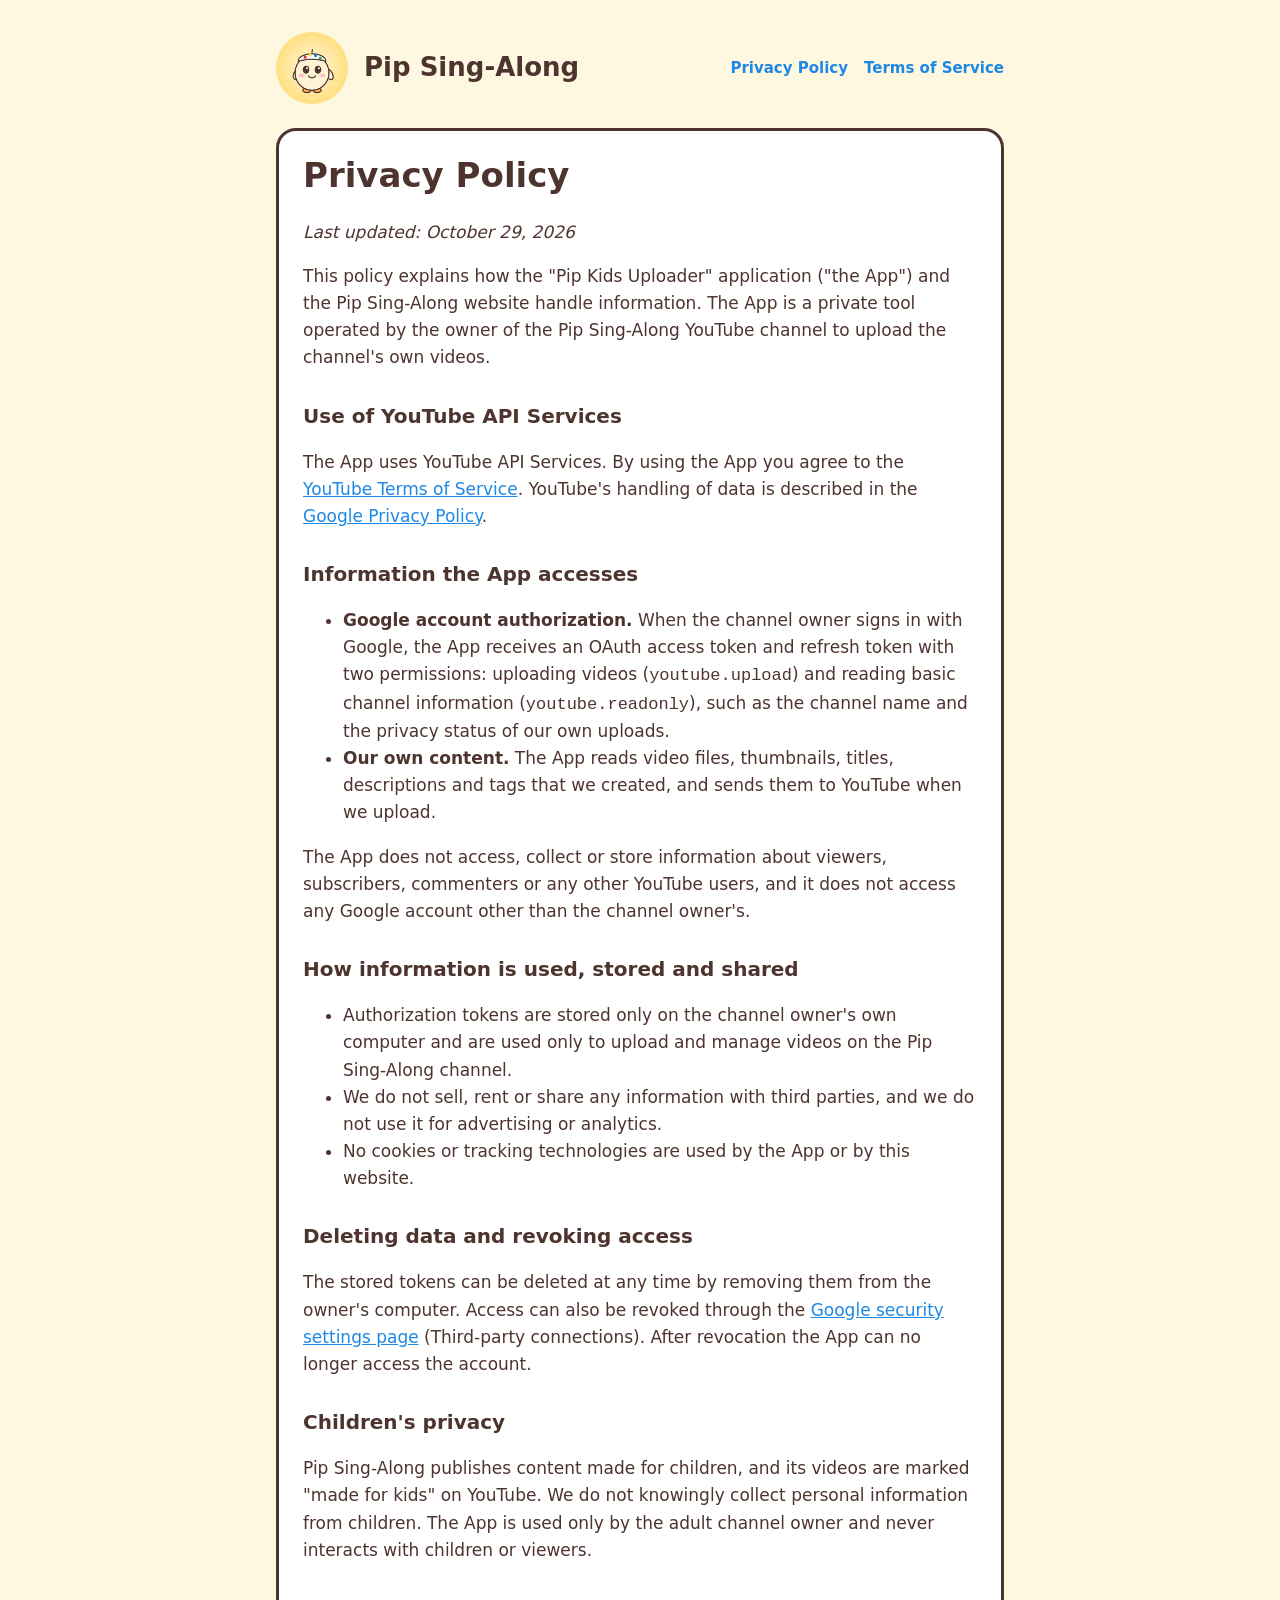
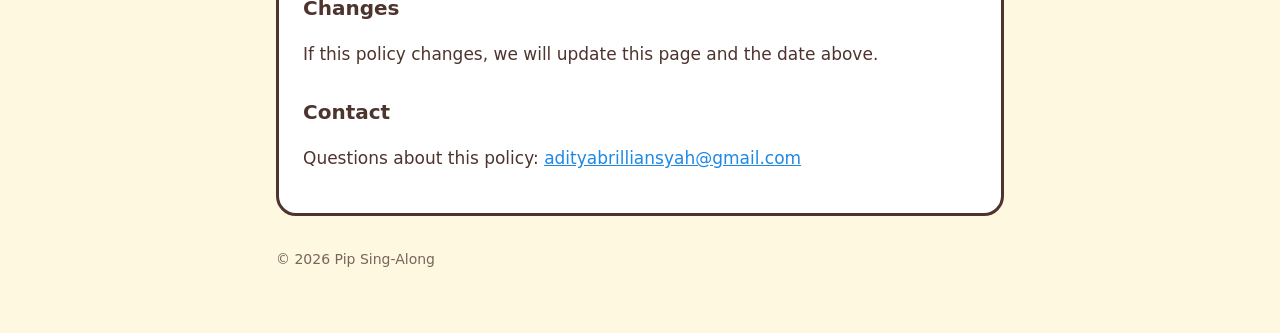
<file: privacy.html>
<!doctype html>
<html lang="en">
<head>
<meta charset="utf-8">
<meta name="viewport" content="width=device-width, initial-scale=1">
<title>Privacy Policy · Pip Sing-Along</title>
<link rel="icon" href="pip.png">
<link rel="stylesheet" href="style.css">
</head>
<body>
<main>
  <header>
    <img src="pip.png" alt="Pip, the Pip Sing-Along mascot">
    <a href="index.html">Pip Sing-Along</a>
    <nav><a href="privacy.html">Privacy Policy</a><a href="terms.html">Terms of Service</a></nav>
  </header>
  <div class="card">
    <h1>Privacy Policy</h1>
    <p><em>Last updated: October 29, 2026</em></p>

    <p>This policy explains how the "Pip Kids Uploader" application ("the App") and the Pip Sing-Along
      website handle information. The App is a private tool operated by the owner of the Pip Sing-Along
      YouTube channel to upload the channel's own videos.</p>

    <h2>Use of YouTube API Services</h2>
    <p>The App uses YouTube API Services. By using the App you agree to the
      <a href="https://www.youtube.com/t/terms">YouTube Terms of Service</a>. YouTube's handling of data is
      described in the <a href="https://policies.google.com/privacy">Google Privacy Policy</a>.</p>

    <h2>Information the App accesses</h2>
    <ul>
      <li><strong>Google account authorization.</strong> When the channel owner signs in with Google, the App
        receives an OAuth access token and refresh token with two permissions: uploading videos
        (<code>youtube.upload</code>) and reading basic channel information (<code>youtube.readonly</code>),
        such as the channel name and the privacy status of our own uploads.</li>
      <li><strong>Our own content.</strong> The App reads video files, thumbnails, titles, descriptions and
        tags that we created, and sends them to YouTube when we upload.</li>
    </ul>
    <p>The App does not access, collect or store information about viewers, subscribers, commenters or
      any other YouTube users, and it does not access any Google account other than the channel owner's.</p>

    <h2>How information is used, stored and shared</h2>
    <ul>
      <li>Authorization tokens are stored only on the channel owner's own computer and are used only to
        upload and manage videos on the Pip Sing-Along channel.</li>
      <li>We do not sell, rent or share any information with third parties, and we do not use it for
        advertising or analytics.</li>
      <li>No cookies or tracking technologies are used by the App or by this website.</li>
    </ul>

    <h2>Deleting data and revoking access</h2>
    <p>The stored tokens can be deleted at any time by removing them from the owner's computer. Access
      can also be revoked through the
      <a href="https://myaccount.google.com/connections">Google security settings page</a>
      (Third-party connections). After revocation the App can no longer access the account.</p>

    <h2>Children's privacy</h2>
    <p>Pip Sing-Along publishes content made for children, and its videos are marked "made for kids" on
      YouTube. We do not knowingly collect personal information from children. The App is used only by
      the adult channel owner and never interacts with children or viewers.</p>

    <h2>Changes</h2>
    <p>If this policy changes, we will update this page and the date above.</p>

    <h2>Contact</h2>
    <p>Questions about this policy: <a href="mailto:adityabrilliansyah@gmail.com">adityabrilliansyah@gmail.com</a></p>
  </div>
  <footer>© 2026 Pip Sing-Along</footer>
</main>
</body>
</html>
</file>
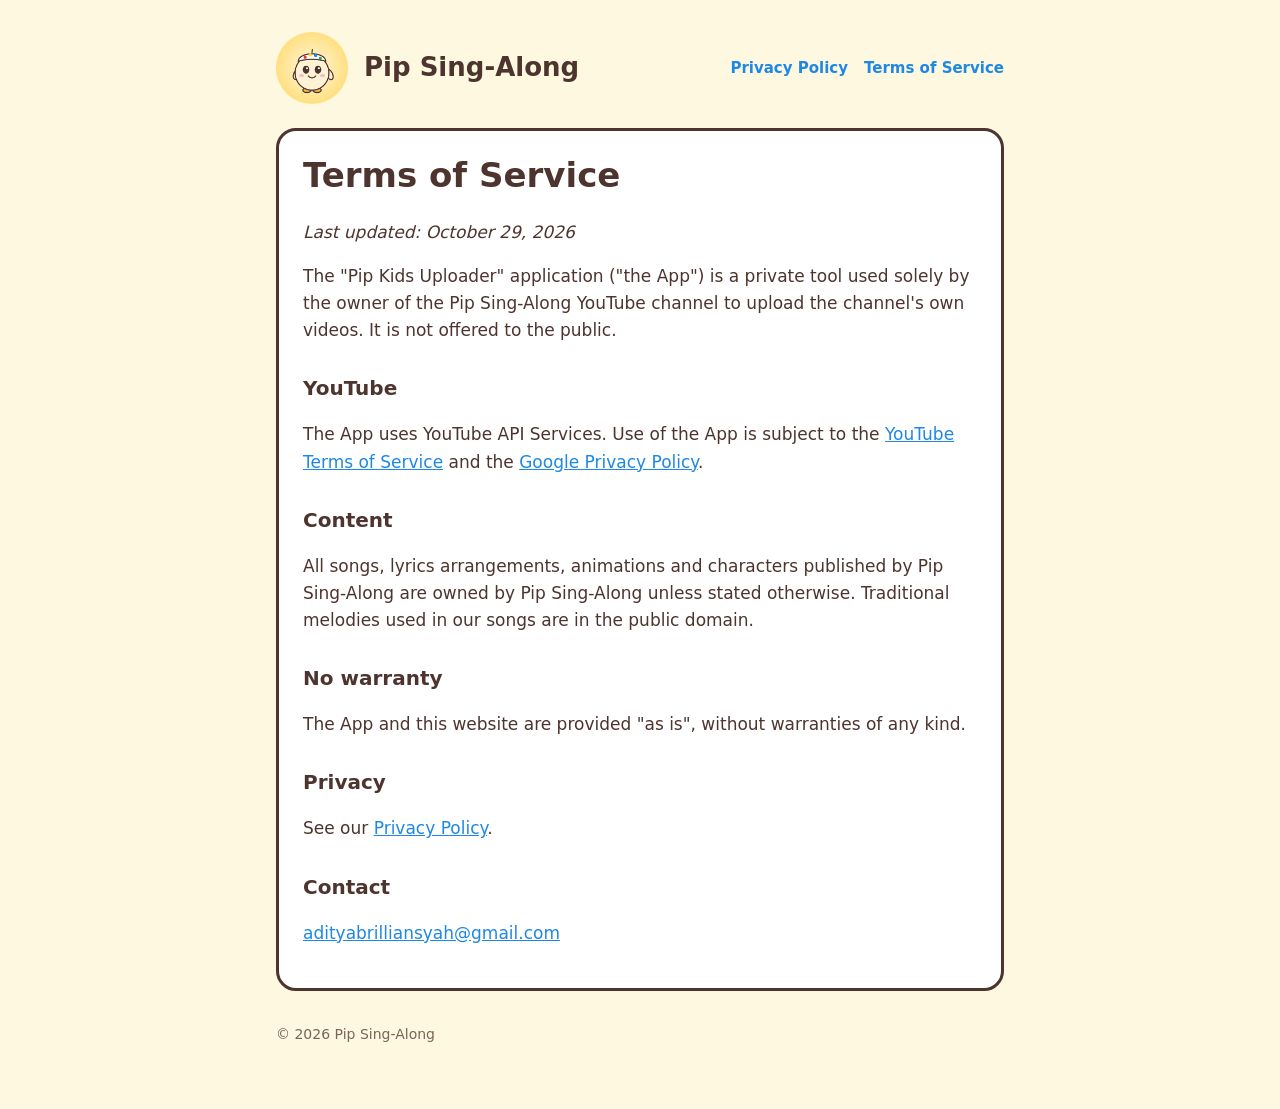
<file: terms.html>
<!doctype html>
<html lang="en">
<head>
<meta charset="utf-8">
<meta name="viewport" content="width=device-width, initial-scale=1">
<title>Terms of Service · Pip Sing-Along</title>
<link rel="icon" href="pip.png">
<link rel="stylesheet" href="style.css">
</head>
<body>
<main>
  <header>
    <img src="pip.png" alt="Pip, the Pip Sing-Along mascot">
    <a href="index.html">Pip Sing-Along</a>
    <nav><a href="privacy.html">Privacy Policy</a><a href="terms.html">Terms of Service</a></nav>
  </header>
  <div class="card">
    <h1>Terms of Service</h1>
    <p><em>Last updated: October 29, 2026</em></p>

    <p>The "Pip Kids Uploader" application ("the App") is a private tool used solely by the owner of the
      Pip Sing-Along YouTube channel to upload the channel's own videos. It is not offered to the public.</p>

    <h2>YouTube</h2>
    <p>The App uses YouTube API Services. Use of the App is subject to the
      <a href="https://www.youtube.com/t/terms">YouTube Terms of Service</a> and the
      <a href="https://policies.google.com/privacy">Google Privacy Policy</a>.</p>

    <h2>Content</h2>
    <p>All songs, lyrics arrangements, animations and characters published by Pip Sing-Along are owned by
      Pip Sing-Along unless stated otherwise. Traditional melodies used in our songs are in the public domain.</p>

    <h2>No warranty</h2>
    <p>The App and this website are provided "as is", without warranties of any kind.</p>

    <h2>Privacy</h2>
    <p>See our <a href="privacy.html">Privacy Policy</a>.</p>

    <h2>Contact</h2>
    <p><a href="mailto:adityabrilliansyah@gmail.com">adityabrilliansyah@gmail.com</a></p>
  </div>
  <footer>© 2026 Pip Sing-Along</footer>
</main>
</body>
</html>
</file>
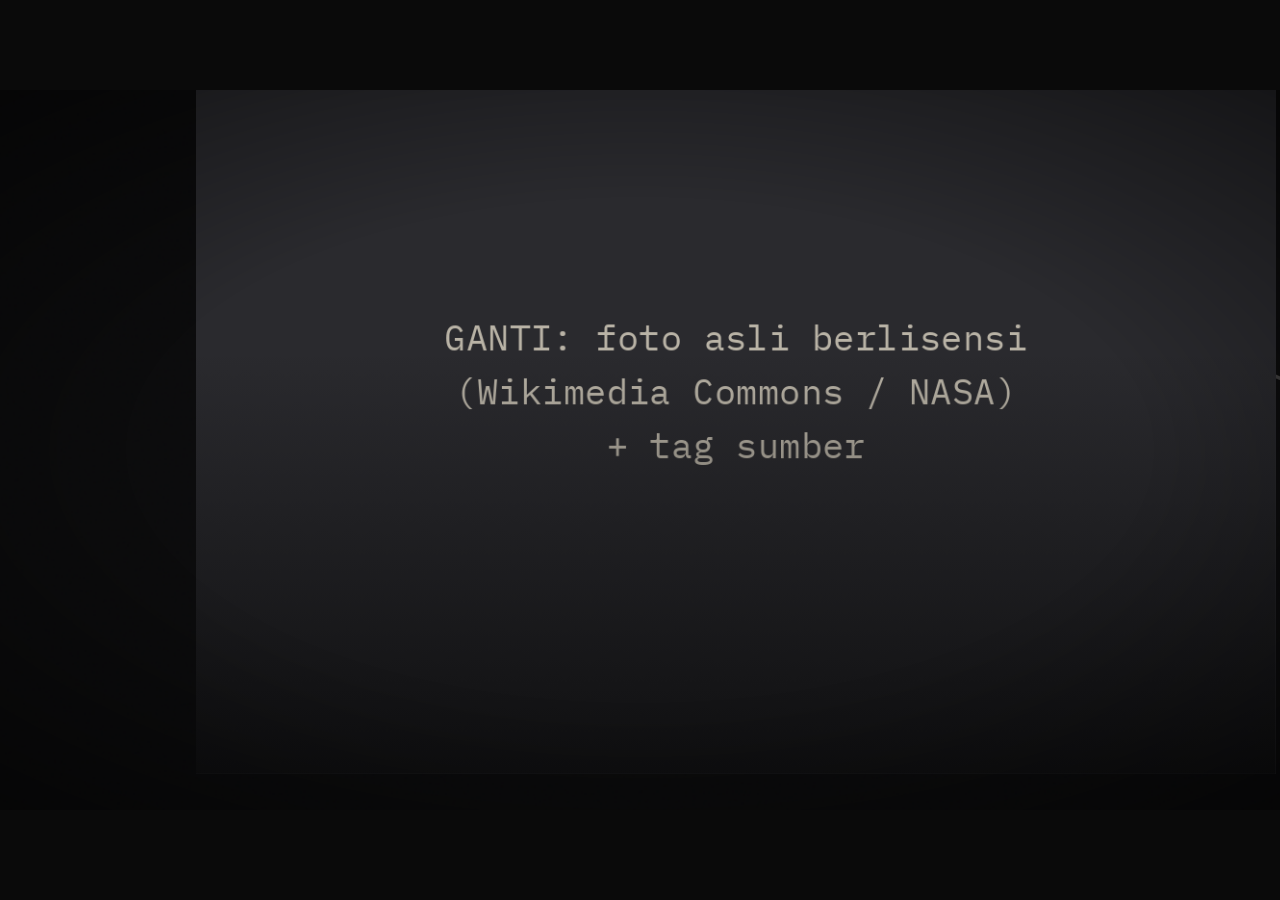
<file: .claude/skills/bang-motion/assets/starter-explainer-jurnalisme.html>
<!doctype html>
<html lang="id">
<!-- Made with the Bang Motion skill v1.0.0 by Bang Tutorial (https://youtube.com/bangtutorial) - MIT - https://github.com/bangtutorial/bang-motion -->
<head>
<meta charset="utf-8">
<title>Starter Explainer — Jurnalisme Visual (foto asli + highlighter)</title>
<!--
  Gaya 2: jurnalisme visual. Latar hitam pekat + grain tipis, foto asli berlisensi (Wikimedia/NASA) dengan gradasi gelap dan Ken Burns pelan, Barlow Condensed tebal + IBM Plex Mono untuk tag sumber, highlighter kuning, merah untuk peringatan, garis anotasi putus-putus. Tanpa VO pun bisa: beat 3–5 dtk untuk dibaca.

  Rig (sama untuk semua starter explainer, lihat explainer.md "Mulai dari starter yang benar"):
    - MODE KOLASE: dunia diam (#world, lebih besar dari frame) berisi cutout/foto; KAMERA yang berkoreografi
      (into → settle → look → home lalu DIAM; teks baru muncul SETELAH zoom out selesai).
    - aset masuk dengan fly (blur berarah) dan tetap bergoyang (±25 px / 1,5 dtk + putaran).
    - teks per kata (say/unsay) dengan highlighter yang menyapu; anotasi digambar (draw).
    - push-through antar adegan (into 0,9 dtk sebelum cut, settle sesudahnya) — bukan section yang di-fade.
    - autoplay + loop TANPA player; ?debug=1 = panel scrub; ?clean=1 = untuk export; suara opsional (isi src #vo).
    - 16:9 default. Untuk 9:16 bila diminta: W=1080,H=1920 + wrapper .safe scale(.78).
  Ganti: aset (.cut), kalimat (.line dengan span.w per kata), label (.name), anotasi (.hand, svg.anno), tahun hantu (.ghost).
-->
<link href="https://fonts.googleapis.com/css2?family=Barlow+Condensed:wght@600;700;800&family=IBM+Plex+Mono:wght@400;500&display=swap" rel="stylesheet">
<style>
:root{--bg:#0B0B0C;--ink:#F5F2EA;--yel:#FFD400;--red:#E8402F;--mute:#B9B3A6;--accent:#FFD400}
html,body{margin:0;height:100%;background:#0a0a0a;overflow:hidden}
#stage{position:absolute;left:50%;top:50%;width:1920px;height:1080px;overflow:hidden;background:var(--bg);font-family:"Barlow Condensed",system-ui,sans-serif;color:var(--ink)}
#world{position:absolute;inset:0;transform-origin:0 0;will-change:transform}
#filters{position:fixed;width:0;height:0;opacity:0;pointer-events:none}
.t{position:absolute;opacity:0}
.w{display:inline-block;white-space:nowrap;margin:0 .1em;opacity:0;will-change:transform,opacity}
.paper{position:absolute;inset:-1400px;background:var(--bg)}
.grain{position:absolute;inset:-1400px;pointer-events:none;opacity:.14;mix-blend-mode:overlay;background-image:url("data:image/svg+xml,%3Csvg xmlns='http://www.w3.org/2000/svg' width='260' height='260'%3E%3Cfilter id='n'%3E%3CfeTurbulence type='fractalNoise' baseFrequency='.85' numOctaves='2' stitchTiles='stitch'/%3E%3C/filter%3E%3Crect width='260' height='260' filter='url(%23n)'/%3E%3C/svg%3E")}
.cut{position:absolute;opacity:0;overflow:hidden;will-change:transform,filter}
.cut img{display:block;width:100%;height:100%;object-fit:cover}
.cut::after{content:"";position:absolute;inset:0;background:linear-gradient(180deg,transparent 45%,rgba(11,11,12,.85))}
.ph{display:grid;place-items:center;width:100%;height:100%;background:#2a2a2e;color:var(--mute);font-family:"IBM Plex Mono",monospace;font-size:30px;text-align:center;line-height:1.5}
.line{position:absolute;left:100px;right:100px;font-weight:700;font-size:112px;line-height:.98;letter-spacing:-.01em;color:var(--ink);opacity:0;text-wrap:balance}
.hl{position:relative;display:inline-block;color:#111;padding:0 .12em;margin-left:-.06em}
.hl i{position:absolute;left:0;right:0;top:.06em;bottom:.02em;background:var(--yel);transform:scaleX(0);transform-origin:0 50%;z-index:-1}
.hl.r{color:var(--ink)} .hl.r i{background:var(--red)}
.name{position:absolute;font-family:"IBM Plex Mono",monospace;font-size:30px;letter-spacing:.12em;color:var(--ink);padding:10px 16px;background:rgba(11,11,12,.72);border-left:5px solid var(--yel);opacity:0;white-space:nowrap}
.hand{position:absolute;font-weight:700;font-size:52px;letter-spacing:.04em;color:var(--yel);opacity:0;white-space:nowrap}
.ghost{position:absolute;font-weight:800;font-size:380px;line-height:.85;letter-spacing:-.02em;color:transparent;-webkit-text-stroke:3px rgba(245,242,234,.22);white-space:nowrap;opacity:0}
.anno *{fill:none;stroke:var(--yel);stroke-width:6;stroke-linecap:round;stroke-linejoin:round;stroke-dasharray:18 16}
.vig{position:absolute;inset:0;pointer-events:none;background:radial-gradient(80% 70% at 50% 50%,transparent 50%,rgba(0,0,0,.55) 100%)}
#dbg{position:fixed;left:50%;bottom:20px;transform:translateX(-50%);display:none;gap:12px;align-items:center;padding:10px 16px;border-radius:14px;background:rgba(14,16,22,.9);color:#cfd5e3;font:13px system-ui;z-index:50}
#dbg input{width:360px}#dbg span{font-variant-numeric:tabular-nums;min-width:6ch}
</style>
</head>
<body>
<svg id="filters"><defs></defs></svg>
<div id="stage">
  <div id="world">
    <div class="paper"></div><div class="grain"></div>
    <div class="ghost" id="ghost" style="left:520px;top:120px">2026</div>
    <div class="cut" id="cutA" style="left:160px;top:120px;width:900px;height:640px"><div class="ph">GANTI: foto asli berlisensi<br>(Wikimedia Commons / NASA)<br>+ tag sumber</div></div>
    <div class="cut" id="cutB" style="left:1120px;top:300px;width:640px;height:480px"><div class="ph">GANTI: foto kedua</div></div>
    <svg class="anno" id="annoA" style="position:absolute;left:180px;top:140px;width:720px;height:720px;overflow:visible" viewBox="0 0 720 720"><path id="ring" d="M60 380 C40 200 200 60 380 60 C560 60 680 200 660 380 C640 560 500 660 340 660 C180 660 80 540 60 380 Z"/></svg>
    <div class="line t" id="line1" style="left:120px;top:860px">Judul tegas dengan <span class="hl"><i></i>sorotan kuning</span>.</div>
    <div class="name" id="nameA" style="left:250px;top:820px">FOTO: NAMA FOTOGRAFER / CC BY-SA</div>
    <div class="hand" id="handA" style="left:1100px;top:820px">anotasi 52 px</div>
    <!-- adegan 2: di luar frame, dicapai lewat push-through kamera -->
    <div class="cut" id="cutC" style="left:2400px;top:160px;width:960px;height:640px"><div class="ph">GANTI: foto adegan 2</div></div>
    <div class="line t" id="line2" style="left:2440px;top:880px;right:auto;width:1500px">Peringatan pakai <span class="hl r"><i></i>merah</span>.</div>
  </div>
  <div class="vig"></div>
  <div id="dbg"><button id="dPlay">Pause</button><input id="dScrub" type="range" min="0" max="1000" value="0"><span id="dClock">0.00s</span></div>
</div>
<audio id="vo" src="" preload="auto"></audio>

<script src="https://cdnjs.cloudflare.com/ajax/libs/gsap/3.12.5/gsap.min.js"></script>
<script>
const $=(s,r=document)=>r.querySelector(s),$$=(s,r=document)=>[...r.querySelectorAll(s)];
const W=1920,H=1080,DUR=18;
function fit(){const s=Math.min(innerWidth/W,innerHeight/H);$('#stage').style.transform=`translate(-50%,-50%) scale(${s})`;}
addEventListener('resize',fit);fit();

/* ---------- motion blur berarah (feGaussianBlur x/y terpisah) ---------- */
const defs=$('#filters defs');let fc=0;
function makeBlur(){const id='mb'+(fc++),NS='http://www.w3.org/2000/svg';const f=document.createElementNS(NS,'filter');f.id=id;
  f.setAttribute('x','-70%');f.setAttribute('y','-70%');f.setAttribute('width','240%');f.setAttribute('height','240%');
  const g=document.createElementNS(NS,'feGaussianBlur');g.setAttribute('stdDeviation','0 0');f.appendChild(g);defs.appendChild(f);return {url:`url(#${id})`,node:g};}
function blurTween(tl,targets,at,from,to,dur,{ease='power3.out',ax=1,ay=.08}={}){const b=makeBlur(),o={v:from};tl.set(targets,{filter:b.url},at);
  tl.to(o,{v:to,duration:dur,ease,onUpdate(){b.node.setAttribute('stdDeviation',`${(o.v*ax).toFixed(2)} ${(o.v*ay).toFixed(2)}`);}},at);tl.set(targets,{filter:'none'},at+dur);}
const VERT={ax:.1,ay:1},HORZ={ax:1,ay:.1};

/* ---------- pecah kalimat per kata (highlighter tetap satu span) ---------- */
$$('.line').forEach(el=>{const out=[];el.childNodes.forEach(n=>{if(n.nodeType===3){n.textContent.split(/\s+/).filter(Boolean).forEach(w=>{const s=document.createElement('span');s.className='w';s.textContent=w;out.push(s);});}
  else{const s=document.createElement('span');s.className='w';s.appendChild(n.cloneNode(true));out.push(s);}});el.textContent='';out.forEach(s=>el.appendChild(s));});

const tl=gsap.timeline({paused:true});const rig=$('#world');
const words=el=>$$('.w',el);
const say=(sel,at,{dur=.55,st=.08,mode='up'}={})=>{const el=$(sel),ws=words(el);tl.set(el,{opacity:1},at);
  if(mode==='scale')tl.fromTo(ws,{opacity:0,scale:.7,rotate:-3},{opacity:1,scale:1,rotate:0,duration:dur,ease:'back.out(1.6)',stagger:st,immediateRender:false},at);
  else tl.fromTo(ws,{opacity:0,yPercent:60,scaleY:1.25},{opacity:1,yPercent:0,scaleY:1,duration:dur,ease:'power4.out',stagger:st,immediateRender:false},at);
  blurTween(tl,el,at,22,0,dur+st*ws.length,VERT);
  $$('.hl i',el).forEach((h,i)=>tl.fromTo(h,{scaleX:0},{scaleX:1,duration:.4,ease:'power3.out',immediateRender:false},at+st*ws.length+.2+i*.2));};
const unsay=(sel,at,{dur=.3}={})=>{const el=$(sel),ws=words(el);tl.to(ws,{opacity:0,yPercent:-50,duration:dur,ease:'power2.in',stagger:.02},at);
  blurTween(tl,el,at,0,30,dur+.1,{ease:'power2.in',...VERT});tl.set(el,{opacity:0},at+dur+.15);};
/* aset: masuk dengan kabut searah + TETAP hidup (ayunan ±25 px / 1,5 dtk + putaran) */
const fly=(sel,at,{from={x:0,y:60,rotate:0,scale:1.04},dur=.9,ease='power4.out',float=true}={})=>{const el=$(sel);
  tl.fromTo(el,{opacity:0,...from},{opacity:1,x:0,y:0,rotate:0,scale:1,duration:dur,ease,immediateRender:false},at);
  blurTween(tl,el,at,34,0,dur*.7,Math.abs(from.x||0)>Math.abs(from.y||0)?HORZ:VERT);
  if(float)tl.to(el,{y:-25,rotate:1.5,scale:1.03,duration:1.5+((at*7)%1)*.3,ease:'sine.inOut',yoyo:true,repeat:-1},at+dur);};
const flyOut=(sel,at,{to={x:0,y:-700,rotate:-8,scale:1.1},dur=.45}={})=>{const el=$(sel);tl.to(el,{opacity:0,...to,duration:dur,ease:'power2.in'},at);blurTween(tl,el,at,0,50,dur+.1,{ease:'power2.in',...VERT});};
/* anotasi: garis digambar (clip-path) — bervariasi: utuh/putus/ganda, jangan selalu lingkaran putus */
const draw=(sel,at,dur=.7)=>{const p=$(sel);tl.set(p,{opacity:0},0);tl.set(p,{opacity:1},at);const o={v:0};
  tl.to(o,{v:1,duration:dur,ease:'power2.inOut',onUpdate(){p.style.clipPath=`inset(-300px ${(1-o.v)*100}% -300px -300px)`;}},at);};
const label=(sel,at)=>tl.fromTo($(sel),{opacity:0,y:14},{opacity:1,y:0,duration:.4,ease:'power3.out',immediateRender:false},at);
const unlabel=(sel,at)=>tl.to($(sel),{opacity:0,duration:.25},at);

/* ---------- kamera: rig #world, semua gerak adegan lewat sini ---------- */
const C={x:960,y:540,z:1};
function applyCam(){rig.style.transform=`translate(${960-C.x*C.z}px,${540-C.y*C.z}px) scale(${C.z})`;}
const look=(at,x,y,z,dur=1.6,ease='sine.inOut')=>tl.to(C,{x,y,z,duration:dur,ease,onUpdate:applyCam},at);   // meluncur ke aset lain
const home=(at,x=960,y=540,dur=1.2)=>look(at,x,y,1,dur,'power2.inOut');                                       // zoom out ke frame adegan, lalu DIAM
const into=(cutAt,x,y,z)=>tl.to(C,{x,y,z,duration:.9,ease:'power2.in',onUpdate:applyCam},cutAt-.9);          // push-through sebelum cut
const settle=(cutAt,x,y,z)=>tl.to(C,{x,y,z:z*.94,duration:1.1,ease:'power3.out',onUpdate:applyCam},cutAt);   // mendarat setelah cut
const breath=(a,b,z)=>tl.to(C,{z,duration:b-a,ease:'sine.inOut',onUpdate:applyCam},a);                       // napas halus saat "diam"

/* ---------- contoh koreografi (ganti isinya, pertahankan polanya) ---------- */
tl.set(C,{x:530,y:490,z:1.8,onUpdate:applyCam},0);              // mulai close-up aset A
tl.fromTo('#ghost',{opacity:0,y:40},{opacity:1,y:0,duration:1.2,ease:'power2.out'},.2);
fly('#cutA',.3);
look(2.2,1380,520,1.6,1.4);                                     // meluncur ke aset B
fly('#cutB',2.5,{from:{x:400,y:0,rotate:-6,scale:.9}});
home(4.2);                                                      // zoom out SELESAI di 5.4 → baru teks
say('#line1',5.5);
draw('#ring',6.8,.8);label('#nameA',7.2);label('#handA',7.8);
breath(5.4,10.8,1.03);
unsay('#line1',10.4);unlabel('#nameA',10.4);unlabel('#handA',10.4);tl.to('#ring',{opacity:0,duration:.25},10.4);
/* adegan 2: push-through kontinu ke area dunia di sebelah kanan (bukan fade) */
into(11.4,2600,540,1.6);settle(11.4,2820,520,1.7);
fly('#cutC',11.5,{from:{x:0,y:400,rotate:8,scale:.9}});
home(13.2,2800,540,1.2);                                        // frame adegan 2 (pusat dunia 2800,540)
say('#line2',14.5);
breath(14.4,DUR,1.03);
tl.to({},{duration:.01},DUR);

/* ---------- kontrol: autoplay + loop tanpa player; ?debug=1 panel; ?clean=1 export ---------- */
const q=new URLSearchParams(location.search),vo=$('#vo'),hasVO=!!vo.getAttribute('src');let audioOn=false;
function start(){tl.play(0);if(hasVO){vo.currentTime=0;vo.play().then(()=>audioOn=true).catch(()=>{});}}
tl.eventCallback('onComplete',()=>start());
gsap.ticker.add(()=>{if(!audioOn||tl.paused())return;if(Math.abs(vo.currentTime-tl.time())>.12)vo.currentTime=tl.time();});
window.OPENER={W,H,DURATION:DUR,tl,ready:false,seek(t){tl.pause(t,false);applyCam();if(gsap.ticker.tick)gsap.ticker.tick();}   /* pause(t,false): callback onUpdate ikut jalan saat scrub/snapshot */,play:start};
/* ================= FOOTAGE — layer video yang terikat timeline (seperti footage di After Effects) =================
   Markup : <div class="clipbox"><video class="clip" src="assets/klip.mp4" muted playsinline preload="auto"></video></div>
   Pasang : const k = clip($('#v1'), {at:4, in:1.5, out:6, rate:1, hold:false});
            at = detik timeline klip mulai · in/out = potongan sumber (dtk) · rate = kecepatan · hold = tahan frame akhir
   Animasi: tween PEMBUNGKUSNYA dengan tl (posisi, skala, mask, opacity, filter). Isi video mengikuti jam timeline,
            bukan jamnya sendiri — scrub ?debug=1, snap.mjs, dan export-frames.mjs (OPENER.seekFrame) tetap presisi.
   Format : MP4 H.264 (yuv420p, +faststart) atau WebM VP9, tanpa suara, 720p–1080p, 3–8 dtk per klip. */
var CLIPS = CLIPS || [];
function clip(el, o){ o = o || {}; el.muted = true; el.playsInline = true; el.preload = 'auto'; el.loop = false;
  try { el.pause(); } catch(e) {}
  var c = { el: el, at: o.at || 0, inT: o.in || 0, out: (o.out == null ? null : o.out), rate: o.rate || 1, hold: !!o.hold };
  (CLIPS = CLIPS || []).push(c); return c; }
function clipTime(c, t){ var end = c.out != null ? c.out : (isFinite(c.el.duration) ? c.el.duration : 1e9);
  var lt = (t - c.at) * c.rate; if (lt < 0) return null; var vt = c.inT + lt;
  if (vt > end - 1/120) { if (!c.hold) return null; vt = end - 1/60; } return vt; }
function syncClips(t, playing){ for (var i = 0; i < CLIPS.length; i++){ var c = CLIPS[i], v = c.el, vt = clipTime(c, t);
  if (vt === null) { if (!v.paused) v.pause(); continue; }
  if (playing) { if (v.playbackRate !== c.rate) v.playbackRate = c.rate; if (v.paused) v.play().catch(function(){});
    if (Math.abs(v.currentTime - vt) > .2) v.currentTime = vt; }
  else { if (!v.paused) v.pause(); if (Math.abs(v.currentTime - vt) > 1/90) v.currentTime = vt; } } }
function seekClips(t){ return Promise.all(CLIPS.map(function(c){ return new Promise(function(res){
  var v = c.el, vt = clipTime(c, t); try { v.pause(); } catch(e) {}
  if (vt === null) return res();
  var fin = function(){ requestAnimationFrame(function(){ requestAnimationFrame(res); }); };
  if (Math.abs(v.currentTime - vt) < 1/240 && v.readyState >= 2) return fin();
  var to = setTimeout(res, 4000);
  v.addEventListener('seeked', function h(){ v.removeEventListener('seeked', h); clearTimeout(to); fin(); });
  v.currentTime = vt; }); })); }
gsap.ticker.add(function(){ if (CLIPS.length) syncClips(window.OPENER.tl.time(), !window.OPENER.tl.paused()); });
window.OPENER.clipsReady = function(){ return CLIPS.every(function(c){ return c.el.readyState >= 2; }); };
window.OPENER.seekFrame = function(t){ window.OPENER.seek(t); return seekClips(t); };   // ekspor/snap: tunggu frame klip
addEventListener('keydown',e=>{if(/^[rR]$/.test(e.key))start();if(e.code==='Space'){e.preventDefault();tl.paused()?tl.play():tl.pause();}});
if(q.has('debug')){const dbg=$('#dbg');dbg.style.display='flex';const sc=$('#dScrub'),ck=$('#dClock');let drag=false;
  gsap.ticker.add(()=>{if(!drag)sc.value=String(tl.time()/DUR*1000);ck.textContent=tl.time().toFixed(2)+'s';$('#dPlay').textContent=tl.paused()?'Play':'Pause';});
  sc.addEventListener('pointerdown',()=>{drag=true;tl.pause();});addEventListener('pointerup',()=>drag=false);
  sc.addEventListener('input',()=>{tl.pause();tl.time(sc.value/1000*DUR);});$('#dPlay').onclick=()=>tl.paused()?tl.play():tl.pause();}
document.fonts.ready.then(()=>{applyCam();window.OPENER.ready=true;if(q.has('clean'))return;
  if(!hasVO){start();return;}
  vo.play().then(()=>{audioOn=true;vo.currentTime=0;tl.play(0);}).catch(()=>{const go=()=>{removeEventListener('pointerdown',go);removeEventListener('keydown',go);start();};addEventListener('pointerdown',go);addEventListener('keydown',go);});});
</script>
</body>
</html>
</file>
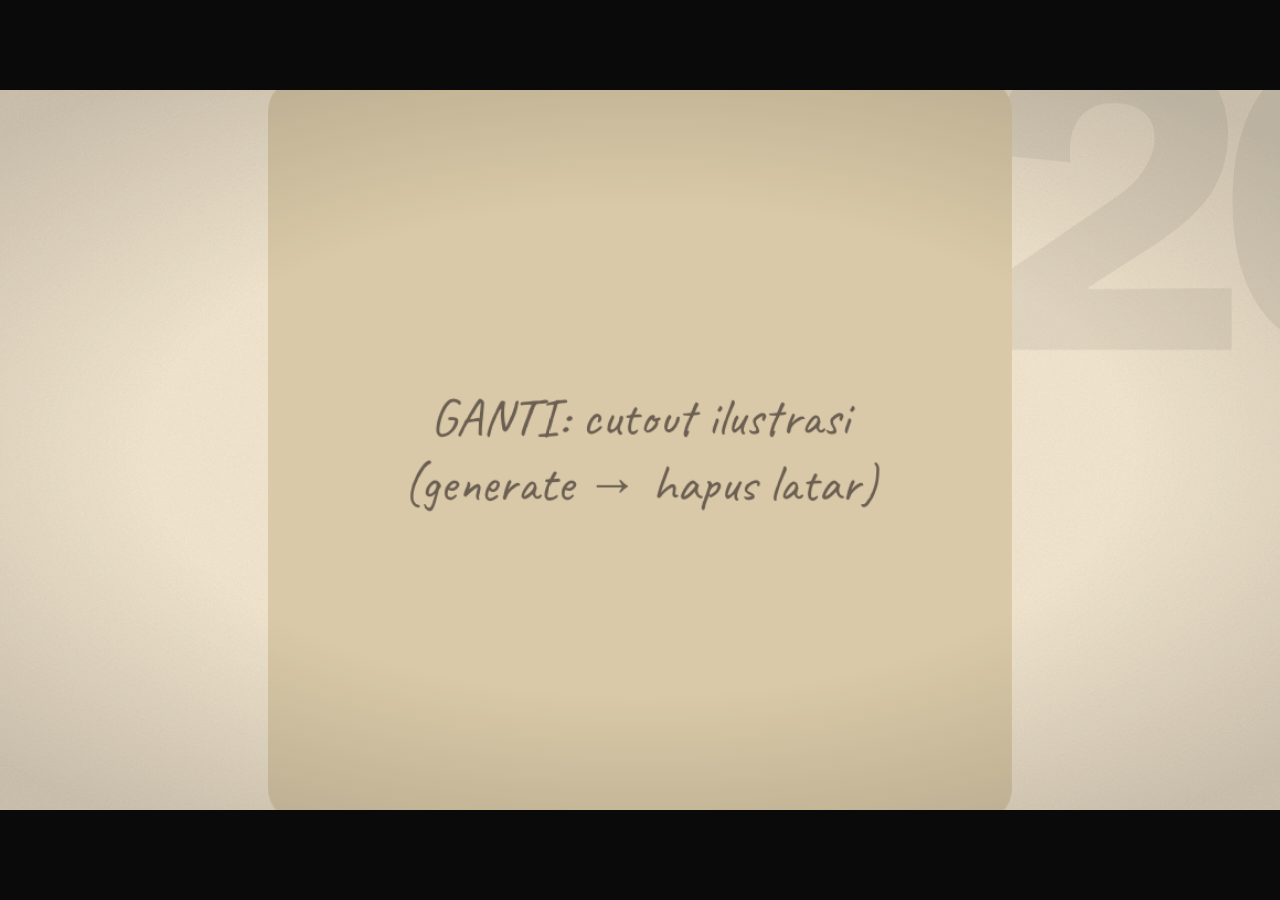
<file: .claude/skills/bang-motion/assets/starter-explainer-kartun.html>
<!doctype html>
<html lang="id">
<!-- Made with the Bang Motion skill v1.0.0 by Bang Tutorial (https://youtube.com/bangtutorial) - MIT - https://github.com/bangtutorial/bang-motion -->
<head>
<meta charset="utf-8">
<title>Starter Explainer — Kartun Kolase (kertas + cutout)</title>
<!--
  Gaya 1: kartun kolase. Kertas krem bertekstur + noda warna, cutout ilustrasi flat (generate lalu hapus latar) dengan drop shadow, Bricolage tebal + Caveat (tulisan tangan), pill warna sebagai highlighter, bingkai polaroid untuk foto.

  Rig (sama untuk semua starter explainer, lihat explainer.md "Mulai dari starter yang benar"):
    - MODE KOLASE: dunia diam (#world, lebih besar dari frame) berisi cutout/foto; KAMERA yang berkoreografi
      (into → settle → look → home lalu DIAM; teks baru muncul SETELAH zoom out selesai).
    - aset masuk dengan fly (blur berarah) dan tetap bergoyang (±25 px / 1,5 dtk + putaran).
    - teks per kata (say/unsay) dengan highlighter yang menyapu; anotasi digambar (draw).
    - push-through antar adegan (into 0,9 dtk sebelum cut, settle sesudahnya) — bukan section yang di-fade.
    - autoplay + loop TANPA player; ?debug=1 = panel scrub; ?clean=1 = untuk export; suara opsional (isi src #vo).
    - 16:9 default. Untuk 9:16 bila diminta: W=1080,H=1920 + wrapper .safe scale(.78).
  Ganti: aset (.cut), kalimat (.line dengan span.w per kata), label (.name), anotasi (.hand, svg.anno), tahun hantu (.ghost).
-->
<link href="https://fonts.googleapis.com/css2?family=Bricolage+Grotesque:opsz,wght@12..96,700;12..96,800&family=Caveat:wght@600;700&display=swap" rel="stylesheet">
<style>
:root{--paper:#F4E9D3;--paper2:#E9DCC1;--ink:#221E1B;--orange:#F26B1D;--teal:#1F9E95;--red:#D63B2F;--mustard:#F2B807;--accent:#F26B1D}
html,body{margin:0;height:100%;background:#0a0a0a;overflow:hidden}
#stage{position:absolute;left:50%;top:50%;width:1920px;height:1080px;overflow:hidden;background:var(--paper);font-family:"Bricolage Grotesque",system-ui,sans-serif;color:var(--ink)}
#world{position:absolute;inset:0;transform-origin:0 0;will-change:transform}
#filters{position:fixed;width:0;height:0;opacity:0;pointer-events:none}
.t{position:absolute;opacity:0}
.w{display:inline-block;white-space:nowrap;margin:0 .1em;opacity:0;will-change:transform,opacity}
.paper{position:absolute;inset:-1400px;background:var(--paper)}
.grain{position:absolute;inset:-1400px;opacity:.28;mix-blend-mode:multiply;pointer-events:none;background-image:url("data:image/svg+xml,%3Csvg xmlns='http://www.w3.org/2000/svg' width='300' height='300'%3E%3Cfilter id='n'%3E%3CfeTurbulence type='fractalNoise' baseFrequency='.9' numOctaves='3' stitchTiles='stitch'/%3E%3CfeColorMatrix values='0 0 0 0 .35 0 0 0 0 .28 0 0 0 0 .2 0 0 0 .5 0'/%3E%3C/filter%3E%3Crect width='300' height='300' filter='url(%23n)'/%3E%3C/svg%3E")}
.stain{position:absolute;inset:-1400px;pointer-events:none;background:radial-gradient(60% 40% at 20% 15%,rgba(242,107,29,.10),transparent 70%),radial-gradient(50% 35% at 85% 80%,rgba(31,158,149,.10),transparent 70%)}
.cut{position:absolute;opacity:0;will-change:transform,filter;filter:drop-shadow(0 30px 40px rgba(34,30,27,.30))}
.cut img{display:block;width:100%}
.ph{display:grid;place-items:center;width:100%;height:100%;border-radius:28px;background:#d9c9a8;color:#6b5f52;font-family:"Caveat",cursive;font-size:44px;text-align:center}
.line{position:absolute;left:120px;right:120px;font-weight:800;font-size:92px;line-height:1.02;letter-spacing:-.02em;color:var(--ink);opacity:0}
.hl{position:relative;display:inline-block;padding:.02em .18em;border-radius:.18em;color:#fff}
.hl i{position:absolute;inset:0;border-radius:inherit;transform:scaleX(0);transform-origin:0 50%;z-index:-1;background:var(--orange)}
.hl.t i{background:var(--teal)} .hl.r i{background:var(--red)}
.name{position:absolute;font-weight:700;font-size:34px;letter-spacing:.14em;text-transform:uppercase;color:var(--ink);opacity:0;white-space:nowrap}
.hand{position:absolute;font-family:"Caveat",cursive;font-weight:700;font-size:56px;color:var(--teal);opacity:0;white-space:nowrap}
.ghost{position:absolute;font-weight:800;font-size:380px;line-height:.85;letter-spacing:-.04em;color:rgba(34,30,27,.07);white-space:nowrap;opacity:0}
.anno *{fill:none;stroke:var(--red);stroke-width:7;stroke-linecap:round;stroke-linejoin:round}
.vig{position:absolute;inset:0;pointer-events:none;background:radial-gradient(70% 62% at 50% 50%,transparent 55%,rgba(34,30,27,.18) 100%)}
#dbg{position:fixed;left:50%;bottom:20px;transform:translateX(-50%);display:none;gap:12px;align-items:center;padding:10px 16px;border-radius:14px;background:rgba(14,16,22,.9);color:#cfd5e3;font:13px system-ui;z-index:50}
#dbg input{width:360px}#dbg span{font-variant-numeric:tabular-nums;min-width:6ch}
</style>
</head>
<body>
<svg id="filters"><defs></defs></svg>
<div id="stage">
  <div id="world">
    <div class="paper"></div><div class="grain"></div><div class="stain"></div>
    <div class="ghost" id="ghost" style="left:520px;top:120px">1526</div>
    <div class="cut" id="cutA" style="left:220px;top:180px;width:620px;height:620px"><div class="ph">GANTI: cutout ilustrasi<br>(generate → hapus latar)</div></div>
    <div class="cut" id="cutB" style="left:1060px;top:260px;width:640px;height:520px"><div class="ph">GANTI: cutout kedua</div></div>
    <svg class="anno" id="annoA" style="position:absolute;left:180px;top:140px;width:720px;height:720px;overflow:visible" viewBox="0 0 720 720"><path id="ring" d="M60 380 C40 200 200 60 380 60 C560 60 680 200 660 380 C640 560 500 660 340 660 C180 660 80 540 60 380 Z"/></svg>
    <div class="line t" id="line1" style="left:120px;top:860px">Kalimat pendek dengan <span class="hl"><i></i>kata kunci</span>.</div>
    <div class="name" id="nameA" style="left:250px;top:820px">LABEL NAMA · 34 PX</div>
    <div class="hand" id="handA" style="left:1100px;top:820px">catatan tangan ≥ 48 px</div>
    <!-- adegan 2: di luar frame, dicapai lewat push-through kamera -->
    <div class="cut" id="cutC" style="left:2480px;top:230px;width:700px;height:620px"><div class="ph">GANTI: cutout adegan 2</div></div>
    <div class="line t" id="line2" style="left:2440px;top:880px;right:auto;width:1500px">Adegan kedua, <span class="hl t"><i></i>satu ide</span> saja.</div>
  </div>
  <div class="vig"></div>
  <div id="dbg"><button id="dPlay">Pause</button><input id="dScrub" type="range" min="0" max="1000" value="0"><span id="dClock">0.00s</span></div>
</div>
<audio id="vo" src="" preload="auto"></audio>

<script src="https://cdnjs.cloudflare.com/ajax/libs/gsap/3.12.5/gsap.min.js"></script>
<script>
const $=(s,r=document)=>r.querySelector(s),$$=(s,r=document)=>[...r.querySelectorAll(s)];
const W=1920,H=1080,DUR=18;
function fit(){const s=Math.min(innerWidth/W,innerHeight/H);$('#stage').style.transform=`translate(-50%,-50%) scale(${s})`;}
addEventListener('resize',fit);fit();

/* ---------- motion blur berarah (feGaussianBlur x/y terpisah) ---------- */
const defs=$('#filters defs');let fc=0;
function makeBlur(){const id='mb'+(fc++),NS='http://www.w3.org/2000/svg';const f=document.createElementNS(NS,'filter');f.id=id;
  f.setAttribute('x','-70%');f.setAttribute('y','-70%');f.setAttribute('width','240%');f.setAttribute('height','240%');
  const g=document.createElementNS(NS,'feGaussianBlur');g.setAttribute('stdDeviation','0 0');f.appendChild(g);defs.appendChild(f);return {url:`url(#${id})`,node:g};}
function blurTween(tl,targets,at,from,to,dur,{ease='power3.out',ax=1,ay=.08}={}){const b=makeBlur(),o={v:from};tl.set(targets,{filter:b.url},at);
  tl.to(o,{v:to,duration:dur,ease,onUpdate(){b.node.setAttribute('stdDeviation',`${(o.v*ax).toFixed(2)} ${(o.v*ay).toFixed(2)}`);}},at);tl.set(targets,{filter:'none'},at+dur);}
const VERT={ax:.1,ay:1},HORZ={ax:1,ay:.1};

/* ---------- pecah kalimat per kata (highlighter tetap satu span) ---------- */
$$('.line').forEach(el=>{const out=[];el.childNodes.forEach(n=>{if(n.nodeType===3){n.textContent.split(/\s+/).filter(Boolean).forEach(w=>{const s=document.createElement('span');s.className='w';s.textContent=w;out.push(s);});}
  else{const s=document.createElement('span');s.className='w';s.appendChild(n.cloneNode(true));out.push(s);}});el.textContent='';out.forEach(s=>el.appendChild(s));});

const tl=gsap.timeline({paused:true});const rig=$('#world');
const words=el=>$$('.w',el);
const say=(sel,at,{dur=.55,st=.08,mode='up'}={})=>{const el=$(sel),ws=words(el);tl.set(el,{opacity:1},at);
  if(mode==='scale')tl.fromTo(ws,{opacity:0,scale:.7,rotate:-3},{opacity:1,scale:1,rotate:0,duration:dur,ease:'back.out(1.6)',stagger:st,immediateRender:false},at);
  else tl.fromTo(ws,{opacity:0,yPercent:60,scaleY:1.25},{opacity:1,yPercent:0,scaleY:1,duration:dur,ease:'power4.out',stagger:st,immediateRender:false},at);
  blurTween(tl,el,at,22,0,dur+st*ws.length,VERT);
  $$('.hl i',el).forEach((h,i)=>tl.fromTo(h,{scaleX:0},{scaleX:1,duration:.4,ease:'power3.out',immediateRender:false},at+st*ws.length+.2+i*.2));};
const unsay=(sel,at,{dur=.3}={})=>{const el=$(sel),ws=words(el);tl.to(ws,{opacity:0,yPercent:-50,duration:dur,ease:'power2.in',stagger:.02},at);
  blurTween(tl,el,at,0,30,dur+.1,{ease:'power2.in',...VERT});tl.set(el,{opacity:0},at+dur+.15);};
/* aset: masuk dengan kabut searah + TETAP hidup (ayunan ±25 px / 1,5 dtk + putaran) */
const fly=(sel,at,{from={x:0,y:500,rotate:10,scale:.9},dur=.9,ease='power4.out',float=true}={})=>{const el=$(sel);
  tl.fromTo(el,{opacity:0,...from},{opacity:1,x:0,y:0,rotate:0,scale:1,duration:dur,ease,immediateRender:false},at);
  blurTween(tl,el,at,34,0,dur*.7,Math.abs(from.x||0)>Math.abs(from.y||0)?HORZ:VERT);
  if(float)tl.to(el,{y:-25,rotate:1.5,scale:1.03,duration:1.5+((at*7)%1)*.3,ease:'sine.inOut',yoyo:true,repeat:-1},at+dur);};
const flyOut=(sel,at,{to={x:0,y:-700,rotate:-8,scale:1.1},dur=.45}={})=>{const el=$(sel);tl.to(el,{opacity:0,...to,duration:dur,ease:'power2.in'},at);blurTween(tl,el,at,0,50,dur+.1,{ease:'power2.in',...VERT});};
/* anotasi: garis digambar (clip-path) — bervariasi: utuh/putus/ganda, jangan selalu lingkaran putus */
const draw=(sel,at,dur=.7)=>{const p=$(sel);tl.set(p,{opacity:0},0);tl.set(p,{opacity:1},at);const o={v:0};
  tl.to(o,{v:1,duration:dur,ease:'power2.inOut',onUpdate(){p.style.clipPath=`inset(-300px ${(1-o.v)*100}% -300px -300px)`;}},at);};
const label=(sel,at)=>tl.fromTo($(sel),{opacity:0,y:14},{opacity:1,y:0,duration:.4,ease:'power3.out',immediateRender:false},at);
const unlabel=(sel,at)=>tl.to($(sel),{opacity:0,duration:.25},at);

/* ---------- kamera: rig #world, semua gerak adegan lewat sini ---------- */
const C={x:960,y:540,z:1};
function applyCam(){rig.style.transform=`translate(${960-C.x*C.z}px,${540-C.y*C.z}px) scale(${C.z})`;}
const look=(at,x,y,z,dur=1.6,ease='sine.inOut')=>tl.to(C,{x,y,z,duration:dur,ease,onUpdate:applyCam},at);   // meluncur ke aset lain
const home=(at,x=960,y=540,dur=1.2)=>look(at,x,y,1,dur,'power2.inOut');                                       // zoom out ke frame adegan, lalu DIAM
const into=(cutAt,x,y,z)=>tl.to(C,{x,y,z,duration:.9,ease:'power2.in',onUpdate:applyCam},cutAt-.9);          // push-through sebelum cut
const settle=(cutAt,x,y,z)=>tl.to(C,{x,y,z:z*.94,duration:1.1,ease:'power3.out',onUpdate:applyCam},cutAt);   // mendarat setelah cut
const breath=(a,b,z)=>tl.to(C,{z,duration:b-a,ease:'sine.inOut',onUpdate:applyCam},a);                       // napas halus saat "diam"

/* ---------- contoh koreografi (ganti isinya, pertahankan polanya) ---------- */
tl.set(C,{x:530,y:490,z:1.8,onUpdate:applyCam},0);              // mulai close-up aset A
tl.fromTo('#ghost',{opacity:0,y:40},{opacity:1,y:0,duration:1.2,ease:'power2.out'},.2);
fly('#cutA',.3);
look(2.2,1380,520,1.6,1.4);                                     // meluncur ke aset B
fly('#cutB',2.5,{from:{x:400,y:0,rotate:-6,scale:.9}});
home(4.2);                                                      // zoom out SELESAI di 5.4 → baru teks
say('#line1',5.5);
draw('#ring',6.8,.8);label('#nameA',7.2);label('#handA',7.8);
breath(5.4,10.8,1.03);
unsay('#line1',10.4);unlabel('#nameA',10.4);unlabel('#handA',10.4);tl.to('#ring',{opacity:0,duration:.25},10.4);
/* adegan 2: push-through kontinu ke area dunia di sebelah kanan (bukan fade) */
into(11.4,2600,540,1.6);settle(11.4,2820,520,1.7);
fly('#cutC',11.5,{from:{x:0,y:400,rotate:8,scale:.9}});
home(13.2,2800,540,1.2);                                        // frame adegan 2 (pusat dunia 2800,540)
say('#line2',14.5);
breath(14.4,DUR,1.03);
tl.to({},{duration:.01},DUR);

/* ---------- kontrol: autoplay + loop tanpa player; ?debug=1 panel; ?clean=1 export ---------- */
const q=new URLSearchParams(location.search),vo=$('#vo'),hasVO=!!vo.getAttribute('src');let audioOn=false;
function start(){tl.play(0);if(hasVO){vo.currentTime=0;vo.play().then(()=>audioOn=true).catch(()=>{});}}
tl.eventCallback('onComplete',()=>start());
gsap.ticker.add(()=>{if(!audioOn||tl.paused())return;if(Math.abs(vo.currentTime-tl.time())>.12)vo.currentTime=tl.time();});
window.OPENER={W,H,DURATION:DUR,tl,ready:false,seek(t){tl.pause(t,false);applyCam();if(gsap.ticker.tick)gsap.ticker.tick();}   /* pause(t,false): callback onUpdate ikut jalan saat scrub/snapshot */,play:start};
/* ================= FOOTAGE — layer video yang terikat timeline (seperti footage di After Effects) =================
   Markup : <div class="clipbox"><video class="clip" src="assets/klip.mp4" muted playsinline preload="auto"></video></div>
   Pasang : const k = clip($('#v1'), {at:4, in:1.5, out:6, rate:1, hold:false});
            at = detik timeline klip mulai · in/out = potongan sumber (dtk) · rate = kecepatan · hold = tahan frame akhir
   Animasi: tween PEMBUNGKUSNYA dengan tl (posisi, skala, mask, opacity, filter). Isi video mengikuti jam timeline,
            bukan jamnya sendiri — scrub ?debug=1, snap.mjs, dan export-frames.mjs (OPENER.seekFrame) tetap presisi.
   Format : MP4 H.264 (yuv420p, +faststart) atau WebM VP9, tanpa suara, 720p–1080p, 3–8 dtk per klip. */
var CLIPS = CLIPS || [];
function clip(el, o){ o = o || {}; el.muted = true; el.playsInline = true; el.preload = 'auto'; el.loop = false;
  try { el.pause(); } catch(e) {}
  var c = { el: el, at: o.at || 0, inT: o.in || 0, out: (o.out == null ? null : o.out), rate: o.rate || 1, hold: !!o.hold };
  (CLIPS = CLIPS || []).push(c); return c; }
function clipTime(c, t){ var end = c.out != null ? c.out : (isFinite(c.el.duration) ? c.el.duration : 1e9);
  var lt = (t - c.at) * c.rate; if (lt < 0) return null; var vt = c.inT + lt;
  if (vt > end - 1/120) { if (!c.hold) return null; vt = end - 1/60; } return vt; }
function syncClips(t, playing){ for (var i = 0; i < CLIPS.length; i++){ var c = CLIPS[i], v = c.el, vt = clipTime(c, t);
  if (vt === null) { if (!v.paused) v.pause(); continue; }
  if (playing) { if (v.playbackRate !== c.rate) v.playbackRate = c.rate; if (v.paused) v.play().catch(function(){});
    if (Math.abs(v.currentTime - vt) > .2) v.currentTime = vt; }
  else { if (!v.paused) v.pause(); if (Math.abs(v.currentTime - vt) > 1/90) v.currentTime = vt; } } }
function seekClips(t){ return Promise.all(CLIPS.map(function(c){ return new Promise(function(res){
  var v = c.el, vt = clipTime(c, t); try { v.pause(); } catch(e) {}
  if (vt === null) return res();
  var fin = function(){ requestAnimationFrame(function(){ requestAnimationFrame(res); }); };
  if (Math.abs(v.currentTime - vt) < 1/240 && v.readyState >= 2) return fin();
  var to = setTimeout(res, 4000);
  v.addEventListener('seeked', function h(){ v.removeEventListener('seeked', h); clearTimeout(to); fin(); });
  v.currentTime = vt; }); })); }
gsap.ticker.add(function(){ if (CLIPS.length) syncClips(window.OPENER.tl.time(), !window.OPENER.tl.paused()); });
window.OPENER.clipsReady = function(){ return CLIPS.every(function(c){ return c.el.readyState >= 2; }); };
window.OPENER.seekFrame = function(t){ window.OPENER.seek(t); return seekClips(t); };   // ekspor/snap: tunggu frame klip
addEventListener('keydown',e=>{if(/^[rR]$/.test(e.key))start();if(e.code==='Space'){e.preventDefault();tl.paused()?tl.play():tl.pause();}});
if(q.has('debug')){const dbg=$('#dbg');dbg.style.display='flex';const sc=$('#dScrub'),ck=$('#dClock');let drag=false;
  gsap.ticker.add(()=>{if(!drag)sc.value=String(tl.time()/DUR*1000);ck.textContent=tl.time().toFixed(2)+'s';$('#dPlay').textContent=tl.paused()?'Play':'Pause';});
  sc.addEventListener('pointerdown',()=>{drag=true;tl.pause();});addEventListener('pointerup',()=>drag=false);
  sc.addEventListener('input',()=>{tl.pause();tl.time(sc.value/1000*DUR);});$('#dPlay').onclick=()=>tl.paused()?tl.play():tl.pause();}
document.fonts.ready.then(()=>{applyCam();window.OPENER.ready=true;if(q.has('clean'))return;
  if(!hasVO){start();return;}
  vo.play().then(()=>{audioOn=true;vo.currentTime=0;tl.play(0);}).catch(()=>{const go=()=>{removeEventListener('pointerdown',go);removeEventListener('keydown',go);start();};addEventListener('pointerdown',go);addEventListener('keydown',go);});});
</script>
</body>
</html>
</file>
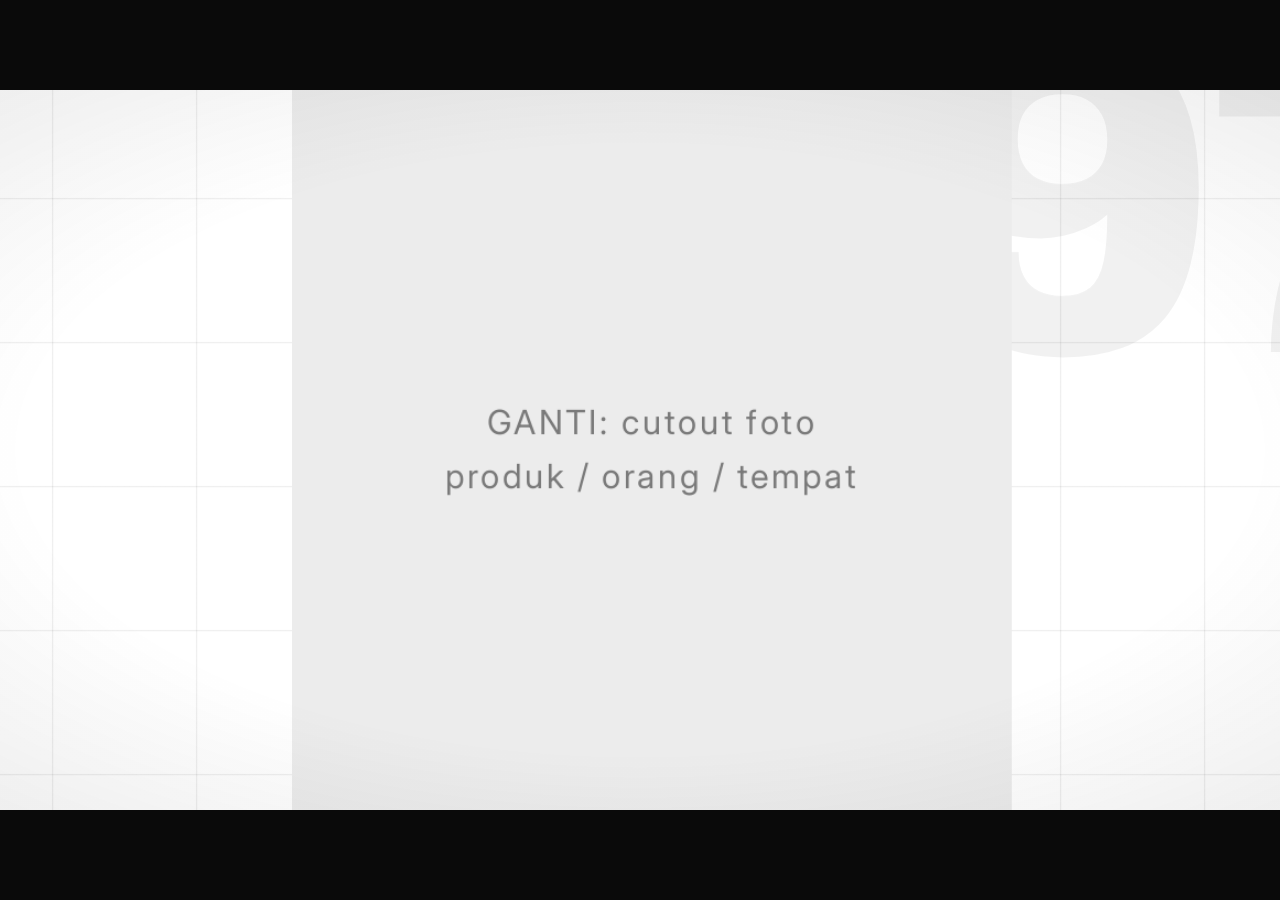
<file: .claude/skills/bang-motion/assets/starter-explainer-katalog.html>
<!doctype html>
<html lang="id">
<!-- Made with the Bang Motion skill v1.0.0 by Bang Tutorial (https://youtube.com/bangtutorial) - MIT - https://github.com/bangtutorial/bang-motion -->
<head>
<meta charset="utf-8">
<title>Starter Explainer — Katalog Putih (cutout foto di latar putih)</title>
<!--
  Gaya 3: katalog putih. Latar putih dengan grid samar, cutout FOTO produk/orang/tempat (latar dihapus) dengan bayangan tipis, tipografi campur: Archivo Black untuk klaim, Caveat untuk coretan, Inter spasi lebar untuk label; highlighter kuning; bar hitam untuk angka.

  Rig (sama untuk semua starter explainer, lihat explainer.md "Mulai dari starter yang benar"):
    - MODE KOLASE: dunia diam (#world, lebih besar dari frame) berisi cutout/foto; KAMERA yang berkoreografi
      (into → settle → look → home lalu DIAM; teks baru muncul SETELAH zoom out selesai).
    - aset masuk dengan fly (blur berarah) dan tetap bergoyang (±25 px / 1,5 dtk + putaran).
    - teks per kata (say/unsay) dengan highlighter yang menyapu; anotasi digambar (draw).
    - push-through antar adegan (into 0,9 dtk sebelum cut, settle sesudahnya) — bukan section yang di-fade.
    - autoplay + loop TANPA player; ?debug=1 = panel scrub; ?clean=1 = untuk export; suara opsional (isi src #vo).
    - 16:9 default. Untuk 9:16 bila diminta: W=1080,H=1920 + wrapper .safe scale(.78).
  Ganti: aset (.cut), kalimat (.line dengan span.w per kata), label (.name), anotasi (.hand, svg.anno), tahun hantu (.ghost).
  TIAP ADEGAN 3–5 ELEMEN yang masuk bertahap per frasa VO (bukan satu gambar): cutout + bukti (.doc dokumen + .stamp, .stampblk blok tanggal,
    .pnote catatan tangan, .cut.card kartu foto) + skala (.grid pengulangan) + label + coretan. Lihat explainer.md "Satu adegan = 3–5 elemen".
-->
<link href="https://fonts.googleapis.com/css2?family=Archivo:wght@700;900&family=Caveat:wght@600;700&family=Inter:wght@500&display=swap" rel="stylesheet">
<style>
:root{--ink:#141414;--mute:#7a7a7a;--red:#E1251B;--yel:#F7C500;--grid:rgba(20,20,20,.07);--accent:#E1251B}
html,body{margin:0;height:100%;background:#0a0a0a;overflow:hidden}
#stage{position:absolute;left:50%;top:50%;width:1920px;height:1080px;overflow:hidden;background:#ffffff;font-family:"Archivo",system-ui,sans-serif;color:var(--ink)}
#world{position:absolute;inset:0;transform-origin:0 0;will-change:transform}
#filters{position:fixed;width:0;height:0;opacity:0;pointer-events:none}
.t{position:absolute;opacity:0}
.w{display:inline-block;white-space:nowrap;margin:0 .1em;opacity:0;will-change:transform,opacity}
.paper{position:absolute;inset:-1400px;background:#fff;background-image:linear-gradient(var(--grid) 1px,transparent 1px),linear-gradient(90deg,var(--grid) 1px,transparent 1px);background-size:120px 120px}
.cut{position:absolute;opacity:0;will-change:transform,filter;filter:drop-shadow(0 24px 30px rgba(20,20,20,.18))}
.cut img{display:block;width:100%}
.ph{display:grid;place-items:center;width:100%;height:100%;border-radius:20px;background:#ececec;color:var(--mute);font-family:"Inter",sans-serif;font-size:28px;letter-spacing:.08em;text-align:center;line-height:1.6}
.line{position:absolute;left:120px;right:120px;font-weight:900;font-size:96px;line-height:1;letter-spacing:-.02em;color:var(--ink);opacity:0}
.hl{position:relative;display:inline-block;padding:0 .1em}
.hl i{position:absolute;left:0;right:0;top:.55em;bottom:.02em;background:var(--yel);transform:scaleX(0);transform-origin:0 50%;z-index:-1}
.name{position:absolute;font-family:"Inter",sans-serif;font-size:30px;letter-spacing:.2em;text-transform:uppercase;color:var(--ink);opacity:0;white-space:nowrap}
.hand{position:absolute;font-family:"Caveat",cursive;font-weight:600;font-size:64px;color:var(--red);opacity:0;white-space:nowrap}
.ghost{position:absolute;font-weight:900;font-size:380px;line-height:.85;letter-spacing:-.04em;color:rgba(20,20,20,.06);white-space:nowrap;opacity:0}
.anno *{fill:none;stroke:var(--ink);stroke-width:4;stroke-linecap:round;stroke-linejoin:round}
.cut.mul{filter:none;mix-blend-mode:multiply}                 /* properti fotoreal di latar putih: tanpa hapus latar, tanpa drop-shadow */
.cut.card img{border:16px solid #fff;box-sizing:border-box;filter:grayscale(.2) contrast(1.06)}   /* kartu foto arsip */
.doc{position:absolute;width:470px;padding:24px 28px 26px;background:#fff;border:2px solid rgba(20,20,20,.3);box-shadow:0 30px 34px rgba(20,20,20,.16),0 6px 8px rgba(20,20,20,.14);opacity:0;box-sizing:border-box;will-change:transform,filter}
.doc h6{margin:0 0 10px;font:600 18px/1.3 "Inter",sans-serif;letter-spacing:.18em;color:var(--mute)}
.doc pre{margin:0;font:500 30px/1.4 ui-monospace,monospace;letter-spacing:.12em;white-space:pre;color:var(--ink)}
.doc .stamp{position:absolute;right:16px;top:-22px;padding:4px 14px;border:5px solid var(--red);border-radius:6px;color:var(--red);font:900 34px/1.2 "Archivo",sans-serif;letter-spacing:.08em;transform:rotate(-8deg);opacity:0;background:rgba(255,255,255,.7)}
.stampblk{position:absolute;padding:10px 22px;background:var(--ink);color:#fff;font:500 38px/1.2 ui-monospace,monospace;letter-spacing:.08em;opacity:0;white-space:nowrap}
.stampblk.y{background:var(--yel);color:var(--ink)}
.pnote{position:absolute;width:340px;padding:20px 24px;background:#fffdf3;box-shadow:0 24px 30px rgba(20,20,20,.16),0 4px 6px rgba(20,20,20,.12);font:600 42px/1.15 "Caveat",cursive;color:var(--ink);opacity:0;box-sizing:border-box;white-space:pre-line;will-change:transform,filter}
.grid{position:absolute;display:grid;grid-template-columns:repeat(6,1fr);gap:14px}
.grid img{width:100%;display:block;opacity:0;mix-blend-mode:multiply}
.vig{position:absolute;inset:0;pointer-events:none;background:radial-gradient(80% 70% at 50% 50%,transparent 60%,rgba(20,20,20,.08) 100%)}
#dbg{position:fixed;left:50%;bottom:20px;transform:translateX(-50%);display:none;gap:12px;align-items:center;padding:10px 16px;border-radius:14px;background:rgba(14,16,22,.9);color:#cfd5e3;font:13px system-ui;z-index:50}
#dbg input{width:360px}#dbg span{font-variant-numeric:tabular-nums;min-width:6ch}
</style>
</head>
<body>
<svg id="filters"><defs></defs></svg>
<div id="stage">
  <div id="world">
    <div class="paper"></div>
    <div class="ghost" id="ghost" style="left:520px;top:120px">1972</div>
    <div class="cut" id="cutA" style="left:240px;top:160px;width:600px;height:660px"><div class="ph">GANTI: cutout foto<br>produk / orang / tempat</div></div>
    <div class="cut" id="cutB" style="left:1080px;top:300px;width:620px;height:460px"><div class="ph">GANTI: cutout kedua</div></div>
    <svg class="anno" id="annoA" style="position:absolute;left:180px;top:140px;width:720px;height:720px;overflow:visible" viewBox="0 0 720 720"><path id="ring" d="M60 380 C40 200 200 60 380 60 C560 60 680 200 660 380 C640 560 500 660 340 660 C180 660 80 540 60 380 Z"/></svg>
    <div class="line t" id="line1" style="left:120px;top:860px">Klaim tegas, <span class="hl"><i></i>dua kata</span>.</div>
    <div class="name" id="nameA" style="left:250px;top:820px">LABEL · NAMA PRODUK</div>
    <div class="hand" id="handA" style="left:1100px;top:820px">coretan 64 px</div>
    <!-- elemen BUKTI (adegan yang sama, masuk setelah kalimat): dokumen + stempel, blok tanggal -->
    <div class="doc" id="docA" style="left:1240px;top:560px"><h6>SUMBER · TANGGAL · TEMPAT</h6><pre>BARIS KETIK 1
BARIS KETIK 2</pre><span class="stamp" id="stA">STEMPEL</span></div>
    <div class="stampblk" id="sbA" style="left:1240px;top:800px">1972 · satu frasa</div>
    <!-- adegan 2: di luar frame, dicapai lewat push-through kamera -->
    <div class="cut" id="cutC" style="left:2500px;top:200px;width:700px;height:640px"><div class="ph">GANTI: cutout adegan 2</div></div>
    <div class="line t" id="line2" style="left:2440px;top:880px;right:auto;width:1500px">Angka bicara: <span class="hl"><i></i>17 pabrik</span>.</div>
  </div>
  <div class="vig"></div>
  <div id="dbg"><button id="dPlay">Pause</button><input id="dScrub" type="range" min="0" max="1000" value="0"><span id="dClock">0.00s</span></div>
</div>
<audio id="vo" src="" preload="auto"></audio>

<script src="https://cdnjs.cloudflare.com/ajax/libs/gsap/3.12.5/gsap.min.js"></script>
<script>
const $=(s,r=document)=>r.querySelector(s),$$=(s,r=document)=>[...r.querySelectorAll(s)];
const W=1920,H=1080,DUR=18;
function fit(){const s=Math.min(innerWidth/W,innerHeight/H);$('#stage').style.transform=`translate(-50%,-50%) scale(${s})`;}
addEventListener('resize',fit);fit();

/* ---------- motion blur berarah (feGaussianBlur x/y terpisah) ---------- */
const defs=$('#filters defs');let fc=0;
function makeBlur(){const id='mb'+(fc++),NS='http://www.w3.org/2000/svg';const f=document.createElementNS(NS,'filter');f.id=id;
  f.setAttribute('x','-70%');f.setAttribute('y','-70%');f.setAttribute('width','240%');f.setAttribute('height','240%');
  const g=document.createElementNS(NS,'feGaussianBlur');g.setAttribute('stdDeviation','0 0');f.appendChild(g);defs.appendChild(f);return {url:`url(#${id})`,node:g};}
function blurTween(tl,targets,at,from,to,dur,{ease='power3.out',ax=1,ay=.08}={}){const b=makeBlur(),o={v:from};tl.set(targets,{filter:b.url},at);
  tl.to(o,{v:to,duration:dur,ease,onUpdate(){b.node.setAttribute('stdDeviation',`${(o.v*ax).toFixed(2)} ${(o.v*ay).toFixed(2)}`);}},at);tl.set(targets,{filter:'none'},at+dur);}
const VERT={ax:.1,ay:1},HORZ={ax:1,ay:.1};

/* ---------- pecah kalimat per kata (highlighter tetap satu span) ---------- */
$$('.line').forEach(el=>{const out=[];el.childNodes.forEach(n=>{if(n.nodeType===3){n.textContent.split(/\s+/).filter(Boolean).forEach(w=>{const s=document.createElement('span');s.className='w';s.textContent=w;out.push(s);});}
  else{const s=document.createElement('span');s.className='w';s.appendChild(n.cloneNode(true));out.push(s);}});el.textContent='';out.forEach(s=>el.appendChild(s));});

const tl=gsap.timeline({paused:true});const rig=$('#world');
const words=el=>$$('.w',el);
const say=(sel,at,{dur=.55,st=.08,mode='scale'}={})=>{const el=$(sel),ws=words(el);tl.set(el,{opacity:1},at);
  if(mode==='scale')tl.fromTo(ws,{opacity:0,scale:.7,rotate:-3},{opacity:1,scale:1,rotate:0,duration:dur,ease:'back.out(1.6)',stagger:st,immediateRender:false},at);
  else tl.fromTo(ws,{opacity:0,yPercent:60,scaleY:1.25},{opacity:1,yPercent:0,scaleY:1,duration:dur,ease:'power4.out',stagger:st,immediateRender:false},at);
  blurTween(tl,el,at,22,0,dur+st*ws.length,VERT);
  $$('.hl i',el).forEach((h,i)=>tl.fromTo(h,{scaleX:0},{scaleX:1,duration:.4,ease:'power3.out',immediateRender:false},at+st*ws.length+.2+i*.2));};
const unsay=(sel,at,{dur=.3}={})=>{const el=$(sel),ws=words(el);tl.to(ws,{opacity:0,yPercent:-50,duration:dur,ease:'power2.in',stagger:.02},at);
  blurTween(tl,el,at,0,30,dur+.1,{ease:'power2.in',...VERT});tl.set(el,{opacity:0},at+dur+.15);};
/* aset: masuk dengan kabut searah + TETAP hidup (ayunan ±25 px / 1,5 dtk + putaran) */
const fly=(sel,at,{from={x:0,y:500,rotate:10,scale:.9},dur=.9,ease='power4.out',float=true,rot=0}={})=>{const el=$(sel);   /* rot = kemiringan akhir (dokumen miring 2–5°) */
  tl.fromTo(el,{opacity:0,...from},{opacity:1,x:0,y:0,rotate:rot,scale:1,duration:dur,ease,immediateRender:false},at);
  blurTween(tl,el,at,34,0,dur*.7,Math.abs(from.x||0)>Math.abs(from.y||0)?HORZ:VERT);
  if(float)tl.to(el,{y:-25,rotate:rot+1.5,scale:1.03,duration:1.5+((at*7)%1)*.3,ease:'sine.inOut',yoyo:true,repeat:-1},at+dur);};
const flyOut=(sel,at,{to={x:0,y:-700,rotate:-8,scale:1.1},dur=.45}={})=>{const el=$(sel);tl.to(el,{opacity:0,...to,duration:dur,ease:'power2.in'},at);blurTween(tl,el,at,0,50,dur+.1,{ease:'power2.in',...VERT});};
/* anotasi: garis digambar (clip-path) — bervariasi: utuh/putus/ganda, jangan selalu lingkaran putus */
const draw=(sel,at,dur=.7)=>{const p=$(sel);tl.set(p,{opacity:0},0);tl.set(p,{opacity:1},at);const o={v:0};
  tl.to(o,{v:1,duration:dur,ease:'power2.inOut',onUpdate(){p.style.clipPath=`inset(-300px ${(1-o.v)*100}% -300px -300px)`;}},at);};
const label=(sel,at)=>tl.fromTo($(sel),{opacity:0,y:14},{opacity:1,y:0,duration:.4,ease:'power3.out',immediateRender:false},at);
const unlabel=(sel,at)=>tl.to($(sel),{opacity:0,duration:.25},at);
/* bukti: stempel dihentak, blok tanggal disingkap dari kiri, satu gambar jadi banyak (skala) */
const slam=(sel,at)=>tl.fromTo($(sel),{opacity:0,scale:2.2},{opacity:.92,scale:1,duration:.26,ease:'power4.in',immediateRender:false},at);
const block=(sel,at)=>{tl.set($(sel),{opacity:1},at);tl.fromTo($(sel),{clipPath:'inset(0 100% 0 0)'},{clipPath:'inset(0 0% 0 0)',duration:.5,ease:'power3.out',immediateRender:false},at);};
const multiply=(sel,at,st=.06)=>tl.fromTo($$(sel+' img'),{opacity:0,scale:.4,rotate:-30},{opacity:1,scale:1,rotate:0,duration:.4,ease:'back.out(2)',stagger:st,immediateRender:false},at);

/* ---------- kamera: rig #world, semua gerak adegan lewat sini ---------- */
const C={x:960,y:540,z:1};
function applyCam(){rig.style.transform=`translate(${960-C.x*C.z}px,${540-C.y*C.z}px) scale(${C.z})`;}
const look=(at,x,y,z,dur=1.6,ease='sine.inOut')=>tl.to(C,{x,y,z,duration:dur,ease,onUpdate:applyCam},at);   // meluncur ke aset lain
const home=(at,x=960,y=540,dur=1.2)=>look(at,x,y,1,dur,'power2.inOut');                                       // zoom out ke frame adegan, lalu DIAM
const into=(cutAt,x,y,z)=>tl.to(C,{x,y,z,duration:.9,ease:'power2.in',onUpdate:applyCam},cutAt-.9);          // push-through sebelum cut
const settle=(cutAt,x,y,z)=>tl.to(C,{x,y,z:z*.94,duration:1.1,ease:'power3.out',onUpdate:applyCam},cutAt);   // mendarat setelah cut
const breath=(a,b,z)=>tl.to(C,{z,duration:b-a,ease:'sine.inOut',onUpdate:applyCam},a);                       // napas halus saat "diam"

/* ---------- contoh koreografi (ganti isinya, pertahankan polanya) ---------- */
tl.set(C,{x:530,y:490,z:1.8,onUpdate:applyCam},0);              // mulai close-up aset A
tl.fromTo('#ghost',{opacity:0,y:40},{opacity:1,y:0,duration:1.2,ease:'power2.out'},.2);
fly('#cutA',.3);
look(2.2,1380,520,1.6,1.4);                                     // meluncur ke aset B
fly('#cutB',2.5,{from:{x:400,y:0,rotate:-6,scale:.9}});
home(4.2);                                                      // zoom out SELESAI di 5.4 → baru teks
say('#line1',5.5);
draw('#ring',6.8,.8);label('#nameA',7.2);label('#handA',7.8);
fly('#docA',8.2,{from:{x:0,y:400,rotate:6,scale:.9},dur:.8,rot:-2});slam('#stA',9.1);block('#sbA',9.5);   /* akresi: bukti menumpuk setelah kalimat */
breath(5.4,10.8,1.03);
unsay('#line1',10.4);unlabel('#nameA',10.4);unlabel('#handA',10.4);tl.to('#ring',{opacity:0,duration:.25},10.4);tl.to('#docA,#sbA',{opacity:0,duration:.25},10.4);
/* adegan 2: push-through kontinu ke area dunia di sebelah kanan (bukan fade) */
into(11.4,2600,540,1.6);settle(11.4,2820,520,1.7);
fly('#cutC',11.5,{from:{x:0,y:400,rotate:8,scale:.9}});
home(13.2,2800,540,1.2);                                        // frame adegan 2 (pusat dunia 2800,540)
say('#line2',14.5);
breath(14.4,DUR,1.03);
tl.to({},{duration:.01},DUR);

/* ---------- kontrol: autoplay + loop tanpa player; ?debug=1 panel; ?clean=1 export ---------- */
const q=new URLSearchParams(location.search),vo=$('#vo'),hasVO=!!vo.getAttribute('src');let audioOn=false;
function start(){tl.play(0);if(hasVO){vo.currentTime=0;vo.play().then(()=>audioOn=true).catch(()=>{});}}
tl.eventCallback('onComplete',()=>start());
gsap.ticker.add(()=>{if(!audioOn||tl.paused())return;if(Math.abs(vo.currentTime-tl.time())>.12)vo.currentTime=tl.time();});
window.OPENER={W,H,DURATION:DUR,tl,ready:false,seek(t){tl.pause(t,false);applyCam();if(gsap.ticker.tick)gsap.ticker.tick();}   /* pause(t,false): callback onUpdate ikut jalan saat scrub/snapshot */,play:start};
/* ================= FOOTAGE — layer video yang terikat timeline (seperti footage di After Effects) =================
   Markup : <div class="clipbox"><video class="clip" src="assets/klip.mp4" muted playsinline preload="auto"></video></div>
   Pasang : const k = clip($('#v1'), {at:4, in:1.5, out:6, rate:1, hold:false});
            at = detik timeline klip mulai · in/out = potongan sumber (dtk) · rate = kecepatan · hold = tahan frame akhir
   Animasi: tween PEMBUNGKUSNYA dengan tl (posisi, skala, mask, opacity, filter). Isi video mengikuti jam timeline,
            bukan jamnya sendiri — scrub ?debug=1, snap.mjs, dan export-frames.mjs (OPENER.seekFrame) tetap presisi.
   Format : MP4 H.264 (yuv420p, +faststart) atau WebM VP9, tanpa suara, 720p–1080p, 3–8 dtk per klip. */
var CLIPS = CLIPS || [];
function clip(el, o){ o = o || {}; el.muted = true; el.playsInline = true; el.preload = 'auto'; el.loop = false;
  try { el.pause(); } catch(e) {}
  var c = { el: el, at: o.at || 0, inT: o.in || 0, out: (o.out == null ? null : o.out), rate: o.rate || 1, hold: !!o.hold };
  (CLIPS = CLIPS || []).push(c); return c; }
function clipTime(c, t){ var end = c.out != null ? c.out : (isFinite(c.el.duration) ? c.el.duration : 1e9);
  var lt = (t - c.at) * c.rate; if (lt < 0) return null; var vt = c.inT + lt;
  if (vt > end - 1/120) { if (!c.hold) return null; vt = end - 1/60; } return vt; }
function syncClips(t, playing){ for (var i = 0; i < CLIPS.length; i++){ var c = CLIPS[i], v = c.el, vt = clipTime(c, t);
  if (vt === null) { if (!v.paused) v.pause(); continue; }
  if (playing) { if (v.playbackRate !== c.rate) v.playbackRate = c.rate; if (v.paused) v.play().catch(function(){});
    if (Math.abs(v.currentTime - vt) > .2) v.currentTime = vt; }
  else { if (!v.paused) v.pause(); if (Math.abs(v.currentTime - vt) > 1/90) v.currentTime = vt; } } }
function seekClips(t){ return Promise.all(CLIPS.map(function(c){ return new Promise(function(res){
  var v = c.el, vt = clipTime(c, t); try { v.pause(); } catch(e) {}
  if (vt === null) return res();
  var fin = function(){ requestAnimationFrame(function(){ requestAnimationFrame(res); }); };
  if (Math.abs(v.currentTime - vt) < 1/240 && v.readyState >= 2) return fin();
  var to = setTimeout(res, 4000);
  v.addEventListener('seeked', function h(){ v.removeEventListener('seeked', h); clearTimeout(to); fin(); });
  v.currentTime = vt; }); })); }
gsap.ticker.add(function(){ if (CLIPS.length) syncClips(window.OPENER.tl.time(), !window.OPENER.tl.paused()); });
window.OPENER.clipsReady = function(){ return CLIPS.every(function(c){ return c.el.readyState >= 2; }); };
window.OPENER.seekFrame = function(t){ window.OPENER.seek(t); return seekClips(t); };   // ekspor/snap: tunggu frame klip
addEventListener('keydown',e=>{if(/^[rR]$/.test(e.key))start();if(e.code==='Space'){e.preventDefault();tl.paused()?tl.play():tl.pause();}});
if(q.has('debug')){const dbg=$('#dbg');dbg.style.display='flex';const sc=$('#dScrub'),ck=$('#dClock');let drag=false;
  gsap.ticker.add(()=>{if(!drag)sc.value=String(tl.time()/DUR*1000);ck.textContent=tl.time().toFixed(2)+'s';$('#dPlay').textContent=tl.paused()?'Play':'Pause';});
  sc.addEventListener('pointerdown',()=>{drag=true;tl.pause();});addEventListener('pointerup',()=>drag=false);
  sc.addEventListener('input',()=>{tl.pause();tl.time(sc.value/1000*DUR);});$('#dPlay').onclick=()=>tl.paused()?tl.play():tl.pause();}
document.fonts.ready.then(()=>{applyCam();window.OPENER.ready=true;if(q.has('clean'))return;
  if(!hasVO){start();return;}
  vo.play().then(()=>{audioOn=true;vo.currentTime=0;tl.play(0);}).catch(()=>{const go=()=>{removeEventListener('pointerdown',go);removeEventListener('keydown',go);start();};addEventListener('pointerdown',go);addEventListener('keydown',go);});});
</script>
</body>
</html>
</file>
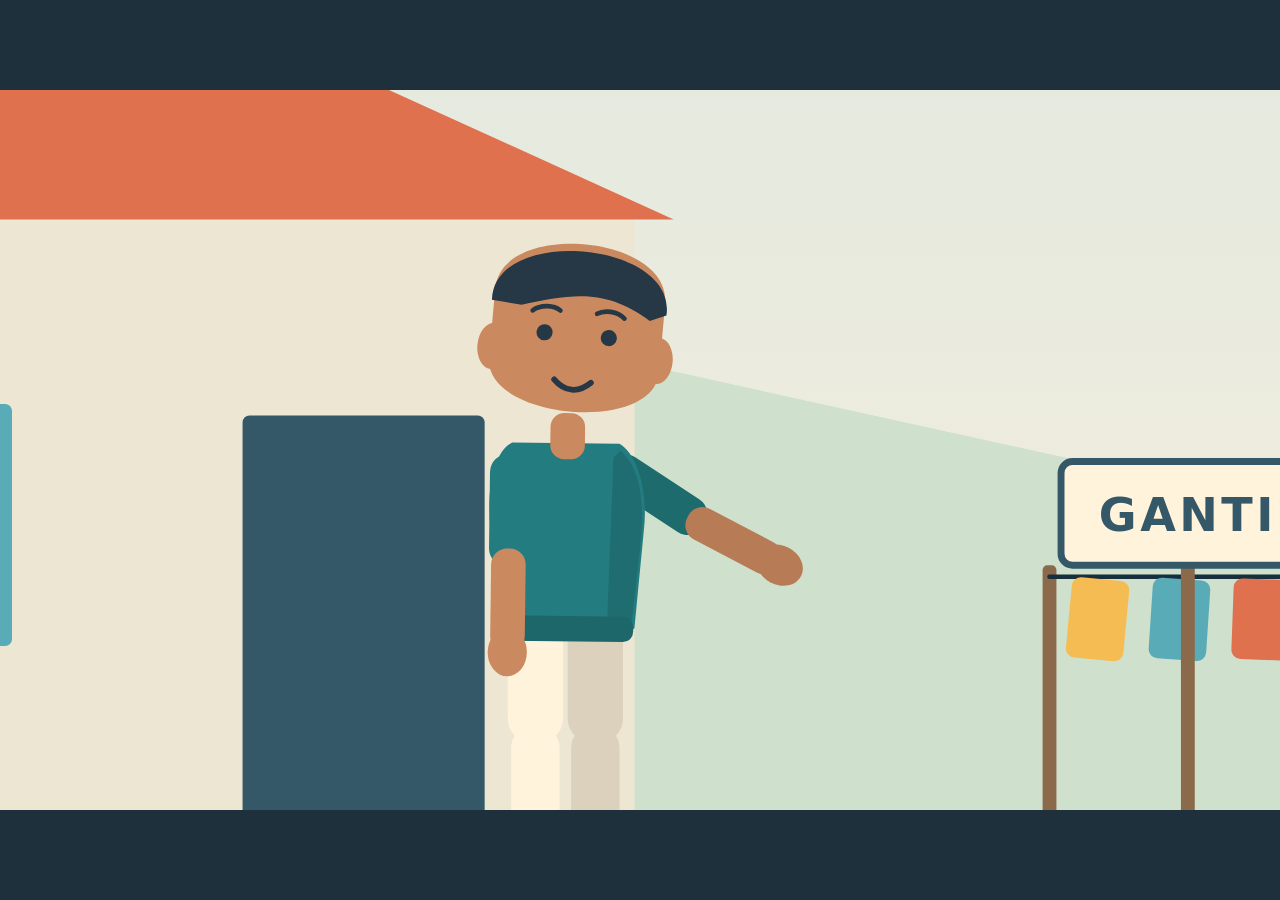
<file: .claude/skills/bang-motion/assets/starter-explainer-panggung.html>
<!doctype html>
<html lang="id">
<!-- Made with the Bang Motion skill v1.4.0 by Bang Tutorial (https://youtube.com/bangtutorial) - MIT - https://github.com/bangtutorial/bang-motion -->
<head>
<meta charset="utf-8">
<title>Starter Explainer — Kartun Panggung</title>
<!--
  Gaya 6: kartun panggung (references/kartun-panggung.md).
    - SATU PANGGUNG PER ADEGAN seukuran frame; kamera per panggung, zoom 1,08–1,95, tidak pernah wide.
    - Kontinu di dalam panggung (isinya beraksi), CUT atau GESER 96/72 px + blur ≤10 di antaranya.
    - Rig sendi: transform ditulis manual lewat J() — JANGAN pakai transformOrigin/rotation GSAP pada sendi,
      JANGAN tween x/y GSAP pada grup yang punya translate (grup penempatan ≠ grup yang dianimasikan).
    - Nol caption; teks hanya diegetik (plat, papan). Palet flat cerah, tanpa kertas/grain.
    - character(): tubuh vektor + kepala vektor sederhana; ganti ke kepala raster (HEADS + IMG) bila ada.
  Contoh: 2 panggung, 12 dtk, tanpa VO. Ganti isi panggung dan koreografinya; pertahankan polanya.
  Autoplay + loop TANPA player; ?debug=1 panel scrub; ?clean=1 tahan untuk export; suara: isi src #vo.
-->
<style>
html,body{margin:0;height:100%;background:#1D303C;overflow:hidden}
#stage{position:absolute;left:50%;top:50%;width:1920px;height:1080px;overflow:hidden;background:#F4EFE0}
#world{position:absolute;inset:0;will-change:filter}
#dbg{position:fixed;left:50%;bottom:18px;transform:translateX(-50%);display:none;gap:12px;align-items:center;padding:10px 16px;border-radius:14px;background:rgba(14,16,22,.9);color:#cfd5e3;font:13px system-ui;z-index:50}
#dbg input{width:420px}#dbg span{font-variant-numeric:tabular-nums;min-width:7ch}
</style>
</head>
<body>
<div id="stage"><div id="world"><svg id="scene" width="1920" height="1080" viewBox="0 0 1920 1080" style="position:absolute;inset:0" font-family="system-ui,sans-serif"></svg></div>
<div id="dbg"><button id="dPlay">Pause</button><input id="dScrub" type="range" min="0" max="1000" value="0"><span id="dClock">0.00s</span></div></div>
<audio id="vo" src="" preload="auto"></audio>
<script src="https://cdnjs.cloudflare.com/ajax/libs/gsap/3.12.5/gsap.min.js"></script>
<script>
const $=(s,r=document)=>r.querySelector(s);
const W=1920,H=1080,DUR=12,NS='http://www.w3.org/2000/svg',XL='http://www.w3.org/1999/xlink';
/* palet flat cerah — ganti dari tema, tapi tetap TANPA tekstur */
const C={cream:'#FFF3DC',white:'#FFFDF5',navy:'#345867',deep:'#172E3C',teal:'#237C80',mint:'#8DD3C3',blue:'#5AABB8',gold:'#F4BC52',
  coral:'#E0714F',rust:'#C86545',ink:'#263746',grass:'#B9CD8E',grass2:'#9DB874',sand:'#E6D5AC',sand2:'#D6BF8E',skin:'#CB895F',
  wall:'#EDE6D3',wall2:'#DCD3BE',metal:'#A9B5B3',steam:'#F7F4EA',skyA:'#BFDDE3',skyB:'#F6EFDD',hill:'#CFE0CC'};
function fit(){const s=Math.min(innerWidth/W,innerHeight/H);$('#stage').style.transform=`translate(-50%,-50%) scale(${s})`;}addEventListener('resize',fit);fit();

/* ---------- penyusun bentuk ---------- */
const S=$('#scene');
function N(tag,a={},p=S){const n=document.createElementNS(NS,tag);for(const k in a)n.setAttribute(k,a[k]);p.appendChild(n);return n;}
const G=(a={},p=S)=>N('g',a,p),R=(x,y,w,h,f,rx=0,p=S,a={})=>N('rect',{x,y,width:w,height:h,rx,fill:f,...a},p),
  CI=(cx,cy,r,f,p=S,a={})=>N('circle',{cx,cy,r,fill:f,...a},p),EL=(cx,cy,rx,ry,f,p=S,a={})=>N('ellipse',{cx,cy,rx,ry,fill:f,...a},p),
  PA=(d,f,p=S,a={})=>N('path',{d,fill:f||'none',...a},p),
  LN=(d,st,w,p=S,a={})=>N('path',{d,fill:'none',stroke:st,'stroke-width':w,'stroke-linecap':'round','stroke-linejoin':'round',...a},p),
  TX=(x,y,t,size,f,p=S,a={})=>{const n=N('text',{x,y,'font-size':size,fill:f,'font-weight':700,'text-anchor':'middle',...a},p);n.textContent=t;return n;},
  IMG=(href,x,y,w,h,p=S,a={})=>{const n=N('image',{x,y,width:w,height:h,...a},p);n.setAttributeNS(XL,'href',href);n.setAttribute('href',href);return n;},
  shadow=(x,y,rx,p=S)=>EL(x,y,rx,16,C.deep,p,{opacity:.13}),
  sh=(hex,f)=>{const n=parseInt(hex.slice(1),16);const r=Math.round(((n>>16)&255)*f),g=Math.round(((n>>8)&255)*f),b=Math.round((n&255)*f);return '#'+((1<<24)+(r<<16)+(g<<8)+b).toString(16).slice(1);};
/* SENDI: transform manual → sumbu putar = titik asal lokal (bukan bbox) */
function J(el,tx=0,ty=0){const j={el,tx,ty,x:0,y:0,r:0,sx:1,sy:1,apply(){el.setAttribute('transform',`translate(${j.tx+j.x},${j.ty+j.y}) rotate(${j.r}) scale(${j.sx},${j.sy})`);}};j.apply();return j;}
const defsS=N('defs',{},S),grad=N('linearGradient',{id:'skyG',x1:0,y1:0,x2:0,y2:1},defsS);N('stop',{offset:0,'stop-color':C.skyA},grad);N('stop',{offset:1,'stop-color':C.skyB},grad);

/* ---------- panggung: satu frame per adegan, kamera sendiri ---------- */
const scenes=[];
function scene(name){const g=G({'data-name':name},S);g.style.display='none';const sc={name,g,cam:{x:960,y:540,z:1.1,ox:0,oy:0},
  apply(){const c=sc.cam;g.setAttribute('transform',`translate(${960-(c.x+c.ox)*c.z},${540-(c.y+c.oy)*c.z}) scale(${c.z})`);}};sc.apply();scenes.push(sc);return sc;}
const skyOf=(p,y0=-1400,y1=1080)=>R(-600,y0,3200,y1-y0,'url(#skyG)',0,p);
const hillsOf=(p,b)=>PA(`M-600 ${b} L-200 ${b-140} L300 ${b-60} L800 ${b-200} L1300 ${b-90} L1800 ${b-180} L2500 ${b-70} L2500 1400 L-600 1400 Z`,C.hill,p);
const groundOf=(p,gy)=>{R(-600,gy+18,3200,600,C.sand,0,p);R(-600,gy,3200,26,C.grass2,0,p);R(-600,gy-6,3200,14,C.grass,0,p);};

/* ---------- KARAKTER: rig sendi (kaki di y=0) ---------- */
const HEADS={};   // isi bila punya kepala raster: {pria:{bbox:[x0,y0,x1,y1]}} + berkas karakter/<who>-<ekspresi>[-kedip].png
function character(p,x,ground,scale,{who='vektor',shirt=C.teal,pants=C.cream,shoes='#2C2A2E',hair=C.ink}={}){
  const sd=shadow(x,ground+4,72*scale,p),place=G({transform:`translate(${x},${ground}) scale(${scale})`},p),rootEl=G({},place),root=J(rootEl),ref={root,place,who,scale,sd};
  for(const side of ['R','L']){const sx=side==='L'?-26:26,dk=side==='R'?.86:1;
    const tEl=G({},rootEl),thigh=J(tEl,sx,-214);R(-24,-10,48,118,sh(pants,dk),21,tEl);
    const sEl=G({},tEl),shin=J(sEl,0,102);R(-21,-8,42,108,sh(pants,dk),18,sEl);
    const fEl=G({},sEl),foot=J(fEl,0,96);PA('M -24 -10 L 16 -10 C 24 4 46 4 50 16 L 50 26 L -26 26 Z',sh(shoes,dk),fEl);
    ref[side+'thigh']=thigh;ref[side+'shin']=shin;ref[side+'foot']=foot;}
  const tEl=G({},rootEl),torso=J(tEl,0,-214);ref.torso=torso;
  const arm=(side,front)=>{const s=side==='L'?-1:1,aEl=G({},tEl),a=J(aEl,50*s,-126);R(-17,-16,34,98,front?shirt:sh(shirt,.86),16,aEl);
    const fEl=G({},aEl),f=J(fEl,0,78);R(-15,-12,30,90,front?C.skin:sh(C.skin,.9),14,fEl);const hEl=G({},fEl),h=J(hEl,0,74);EL(0,4,17,21,front?C.skin:sh(C.skin,.9),hEl);
    ref[side+'arm']=a;ref[side+'fore']=f;ref[side+'hand']=h;};
  arm('R',false);
  PA('M -48 -152 C -64 -144 -70 -112 -66 -76 L -58 8 C -28 22 32 22 60 8 L 67 -76 C 71 -112 60 -144 45 -152 Z',shirt,tEl);
  PA('M 46 -146 C 64 -130 68 -100 64 -62 L 57 8 L 36 12 L 40 -140 Z',sh(shirt,.88),tEl);R(-15,-178,30,40,C.skin,12,tEl);R(-58,-2,117,22,sh(shirt,.82),9,tEl);
  arm('L',true);
  const hEl=G({},tEl),head=J(hEl,0,-160);ref.head=head;ref.faces={};
  if(HEADS[who]){const hb=HEADS[who].bbox,hw=hb[2]-hb[0],cx=(hb[0]+hb[2])/2,cy=hb[3],hs=150/hw,hg=G({transform:`translate(${-cx*hs},${-cy*hs+14}) scale(${hs})`},hEl);
    for(const e of ['senang','cemas','kaget']){const g=G({opacity:e==='senang'?1:0},hg);IMG(`karakter/${who}-${e}.png`,0,0,1024,1024,g);const b=IMG(`karakter/${who}-${e}-kedip.png`,0,0,1024,1024,g,{opacity:0});ref.faces[e]={g,blink:b};}}
  else{ /* kepala vektor sederhana: kulit, siluet rambut, dua titik mata, mulut */
    EL(-72,-70,13,20,C.skin,hEl);EL(72,-70,13,20,C.skin,hEl);PA('M -74 -120 C -74 -180 74 -180 74 -120 L 74 -60 C 74 -6 -74 -6 -74 -60 Z',C.skin,hEl);
    PA('M -76 -110 C -80 -175 80 -175 76 -110 L 62 -104 C 20 -130 -10 -120 -50 -108 Z',hair,hEl);
    const eyes=G({},hEl),ej=J(eyes,0,-86);ref.eyes=ej;CI(-28,0,7,C.ink,eyes);CI(28,0,7,C.ink,eyes);
    LN('M -40 -104 C -33 -110 -22 -110 -16 -106',C.ink,4,hEl);LN('M 16 -106 C 22 -110 33 -110 40 -104',C.ink,4,hEl);
    ref.mouth=LN('M -16 -46 C -6 -36 6 -36 16 -46',C.ink,5,hEl);}
  return ref;}

/* ---------- mesin animasi ---------- */
const tl=gsap.timeline({paused:true}),world=$('#world');
const show=(t,at,d=.5)=>tl.fromTo(t,{opacity:0},{opacity:1,duration:d,ease:'power2.out',immediateRender:false},at),hide=(t,at,d=.4)=>tl.to(t,{opacity:0,duration:d,ease:'power2.in'},at);
const rot=(j,at,v,dur,ease='power2.inOut')=>tl.to(j,{r:v,duration:dur,ease,onUpdate:j.apply},at);
const sway=(j,at,v,dur)=>tl.to(j,{r:v,duration:dur,ease:'sine.inOut',yoyo:true,repeat:-1,onUpdate:j.apply},at);
const spin=(j,at,period)=>tl.fromTo(j,{r:0},{r:360,duration:period,ease:'none',repeat:-1,onUpdate:j.apply,immediateRender:false},at);
/* partikel: satu tween gerak + satu tween opacity berkeyframe (dua tween opacity tak-hingga saling menimpa) */
const drift=(el,at,{y=-200,scale=null,dur=3,peak=.8}={})=>{const to={y,duration:dur,ease:'sine.out',repeat:-1,immediateRender:false};if(scale!=null)to.scale=scale;
  tl.fromTo(el,{y:0,scale:scale!=null?.5:1,transformOrigin:'50% 50%'},to,at);tl.to(el,{keyframes:{opacity:[0,peak,peak,0],easeEach:'none'},duration:dur,repeat:-1,ease:'none'},at);};
/* tetes mengikuti jalur pipa (parametrik) */
function flowAlong(drops,pathD,at,period){const p=N('path',{d:pathD},defsS),L=p.getTotalLength();drops.forEach((d,i)=>{const o={q:i/drops.length};tl.set(d,{opacity:1},at);
  tl.to(o,{q:i/drops.length+1,duration:period,ease:'none',repeat:-1,onUpdate(){const pt=p.getPointAtLength((o.q%1)*L);d.setAttribute('cx',pt.x);d.setAttribute('cy',pt.y);}},at);});}
/* kamera: tahan → satu gerak per beat → tahan; zoom 1,08–1,95 */
const cam=(sc,at,x,y,z,dur=1.6,ease='sine.inOut')=>tl.to(sc.cam,{x,y,z,duration:dur,ease,onUpdate:sc.apply},at);
/* pergantian panggung */
function cut(at,from,to){tl.set(from.g,{display:'none'},at);tl.set(to.g,{display:'block'},at);}
function slide(at,from,to,axis='x',dist=96){const o=axis==='x'?'ox':'oy';
  tl.to(from.cam,{[o]:-dist,duration:.28,ease:'power2.in',onUpdate:from.apply},at);tl.set(to.cam,{[o]:dist},at+.28);cut(at+.28,from,to);
  tl.to(to.cam,{[o]:0,duration:.42,ease:'power3.out',onUpdate:to.apply},at+.28);
  const b={v:0};tl.to(b,{v:10,duration:.28,ease:'power2.in',onUpdate(){world.style.filter=`blur(${b.v}px)`}},at);
  tl.to(b,{v:0,duration:.42,ease:'power3.out',onUpdate(){world.style.filter=b.v>.05?`blur(${b.v}px)`:'none'}},at+.28);}
/* karakter: idle (napas, kedip tiap ≈3,5 dtk), ekspresi, jalan */
function idle(ch,from){sway(ch.torso,from,1.1,1.7);sway(ch.head,from+.3,-1.7,2.3);sway(ch.Rarm,from+.5,-1.5,1.9);
  const kf=[{duration:3.3+ch.who.length*.11},{duration:.01},{duration:.13},{duration:.01}];
  if(ch.eyes)tl.to(ch.eyes,{keyframes:kf.map((k,i)=>({sy:i===1||i===2?.06:1,...k})),repeat:-1,ease:'none',onUpdate:ch.eyes.apply},from);
  for(const e in ch.faces)tl.to(ch.faces[e].blink,{keyframes:kf.map((k,i)=>({opacity:i===1||i===2?1:0,...k})),repeat:-1,ease:'none'},from);}
const face=(ch,e,at)=>{for(const k in ch.faces)tl.to(ch.faces[k].g,{opacity:k===e?1:0,duration:.08},at);
  if(ch.mouth)tl.to(ch.mouth,{attr:{d:e==='cemas'?'M -16 -36 C -6 -46 6 -46 16 -36':e==='kaget'?'M -8 -46 C -8 -30 8 -30 8 -46 Z':'M -16 -46 C -6 -36 6 -36 16 -46'},duration:.1},at);};
function walk(ch,at,dur,dx){const n=Math.max(1,Math.round(dur/.39));
  tl.to(ch.root,{x:'+='+dx,duration:dur,ease:'none',onUpdate:ch.root.apply},at);tl.to(ch.sd,{x:'+='+dx*ch.scale,duration:dur,ease:'none'},at);
  const leg=(j,a,b)=>tl.fromTo(j,{r:a},{r:b,duration:.39,ease:'sine.inOut',yoyo:true,repeat:n-1,onUpdate:j.apply,immediateRender:false},at);
  leg(ch.Lthigh,-15,15);leg(ch.Rthigh,15,-15);leg(ch.Lshin,0,18);leg(ch.Rshin,18,0);leg(ch.Larm,12,-12);
  tl.fromTo(ch.root,{y:0},{y:-4,duration:.195,ease:'sine.inOut',yoyo:true,repeat:n*2-1,onUpdate:ch.root.apply,immediateRender:false},at);
  [ch.Lthigh,ch.Rthigh,ch.Lshin,ch.Rshin,ch.Larm].forEach(j=>rot(j,at+dur,0,.3));}

/* ================= PANGGUNG 1 — halaman: tokoh menunjuk, jemuran, ayam ================= */
const P1=scene('halaman');{const p=P1.g,gy=1000;skyOf(p);hillsOf(p,760);groundOf(p,gy);
  const h=G({transform:`translate(-80,${gy})`},p);R(0,-560,900,560,C.wall,0,h);PA('M -34 -560 L 450 -780 L 934 -560 Z',C.coral,h);R(150,-400,210,210,C.blue,6,h);R(560,-390,210,390,C.navy,6,h);
  const lg=G({transform:`translate(1180,${gy})`},p);R(-6,-260,12,262,'#8A6A4A',4,lg);R(214,-260,12,262,'#8A6A4A',4,lg);LN('M0 -250 L220 -250',C.deep,4,lg);
  P1.clothes=[[20,C.gold],[90,C.blue],[160,C.coral]].map(([x,f])=>{const c=G({},lg);R(-25,0,50,70,f,8,c);return J(c,x+25,-248);});
  const cp=G({transform:`translate(1520,${gy})`},p),cb=G({},cp);P1.chick=cb;EL(0,-28,26,18,C.cream,cb);CI(20,-44,12,C.cream,cb);PA('M30 -44 L42 -40 L30 -36 Z',C.gold,cb);CI(24,-47,2.5,C.ink,cb);
  const legs=G({},cb);P1.legs=J(legs,0,-12);LN('M-6 0 L-6 14',C.gold,3,legs);LN('M8 0 L8 14',C.gold,3,legs);
  P1.w=character(p,760,gy,1.0);
  const sg=G({transform:'translate(1300,700)'},p),sign=G({},sg);R(-6,0,12,300,'#8A6A4A',4,sign);R(-110,-50,220,90,C.cream,10,sign);R(-110,-50,220,90,'none',10,sign,{stroke:C.navy,'stroke-width':6});TX(0,10,'GANTI',40,C.navy,sign,{'letter-spacing':3});}

/* ================= PANGGUNG 2 — ruang mesin: dinding terangkat, lampu, kipas, tetes di pipa ================= */
const P2=scene('mesin');{const p=P2.g,gy=920;skyOf(p);hillsOf(p,740);groundOf(p,gy);
  const b=G({transform:`translate(260,${gy})`},p);shadow(700,4,600,b);R(0,-600,1400,600,C.wall,0,b);R(0,-600,1400,26,C.wall2,0,b);
  P2.racks=G({opacity:0},b);R(20,-570,1360,530,'#DDE4DE',0,P2.racks);P2.lights=[];P2.fans=[];
  for(let r=0;r<6;r++){const bx=80+r*190;R(bx,-540,150,460,C.navy,10,P2.racks);R(bx+14,-524,122,428,C.deep,0,P2.racks);
    for(let i=0;i<10;i++)P2.lights.push(R(bx+24,-512+i*36,34,13,i%3?C.mint:C.gold,6,P2.racks,{opacity:0}));
    const fg=G({transform:`translate(${bx+75},-110)`},P2.racks);CI(0,0,22,'#0F2A33',fg);const bl=G({},fg);for(let k=0;k<3;k++)R(-20,-5,40,10,C.mint,5,bl,{transform:`rotate(${k*60})`});P2.fans.push(J(bl));}
  P2.wall=G({},b);R(0,-574,1400,534,C.wall,0,P2.wall);[.35,.5,.65].forEach(f=>R(30,-600*f,1340,12,C.wall2,6,P2.wall));
  R(570,-252,260,64,C.navy,12,P2.wall);TX(700,-208,'PLAT NAMA',34,C.cream,P2.wall,{'letter-spacing':4});
  P2.feedPath='M100 60 L100 -700 L400 -700';LN(P2.feedPath,C.navy,22,b);LN(P2.feedPath,C.blue,10,b);P2.drops=[];for(let i=0;i<7;i++)P2.drops.push(CI(0,0,7,C.cream,b,{opacity:0}));
  const u=G({transform:'translate(600,-680)'},b);R(0,0,100,70,C.metal,10,u);CI(50,34,26,C.deep,u);const bl=G({},u);P2.roofFan=J(bl,50,34);for(let k=0;k<3;k++)R(-22,-5,44,10,C.cream,5,bl,{transform:`rotate(${k*60})`});
  P2.puffs=[];for(let i=0;i<16;i++)P2.puffs.push(CI(650+((i*67)%100)-50,-720,30+((i*29)%30),C.steam,b,{opacity:0}));}

/* ================= KOREOGRAFI (contoh 12 dtk; saat dipakai, kunci ke jeda VO) ================= */
tl.set(P1.g,{display:'block'},0);P1.cam.x=820;P1.cam.y=640;P1.cam.z=1.75;P1.apply();
idle(P1.w,0);P1.clothes.forEach((c,i)=>sway(c,i*.2,6,1.3+i*.15));
tl.to(P1.chick,{x:180,duration:4,ease:'none',yoyo:true,repeat:-1},0);sway(P1.legs,0,12,.18);tl.to(P1.chick,{y:-3,duration:.18,yoyo:true,repeat:-1,ease:'sine.inOut'},0);
rot(P1.w.Rarm,.6,-72,.7);rot(P1.w.Rfore,.7,-18,.8);rot(P1.w.head,.6,7,.8);         // menunjuk ke papan
cam(P1,.5,900,640,1.4,2.2,'power2.inOut');                                              // tahan → satu gerak → tahan
walk(P1.w,3.2,1.56,220);face(P1.w,'kaget',4.9);
slide(5.8,P1,P2,'x',96);                                                                 // geser 96 px ke panggung 2
P2.cam.x=960;P2.cam.y=520;P2.cam.z=1.1;P2.apply();spin(P2.roofFan,5.8,1.1);flowAlong(P2.drops,P2.feedPath,5.8,2.2);
P2.puffs.forEach((p,i)=>drift(p,5.8+((i*.29)%1)*4,{y:-420,scale:1.5,dur:4,peak:.85}));
cam(P2,6.6,960,660,1.42,1.6,'power2.inOut');tl.set(P2.racks,{opacity:1},7.2);tl.to(P2.wall,{y:-560,duration:.9,ease:'power3.inOut'},7.2);
P2.lights.forEach((l,i)=>{const at=7.8+i*.035;tl.to(l,{opacity:1,duration:.1,ease:'none'},at);tl.to(l,{keyframes:{opacity:[1,.3,1,.55,1],easeEach:'none'},duration:1.5,repeat:-1,ease:'none'},at+.1);});
P2.fans.forEach((f,i)=>spin(f,8.0+i*.08,.85));
tl.to({},{duration:.01},DUR);

/* ---------- kontrol: autoplay + loop tanpa player; ?debug=1 panel; ?clean=1 export ---------- */
const q=new URLSearchParams(location.search),vo=$('#vo'),hasVO=!!vo.getAttribute('src');let audioOn=false;
function applyAll(){scenes.forEach(s=>s.apply());}
function start(){tl.play(0);if(hasVO){vo.currentTime=0;vo.play().then(()=>audioOn=true).catch(()=>{});}}
tl.eventCallback('onComplete',()=>start());
gsap.ticker.add(()=>{if(!audioOn||tl.paused())return;if(Math.abs(vo.currentTime-tl.time())>.12)vo.currentTime=tl.time();});
window.OPENER={W,H,DURATION:DUR,tl,ready:false,seek(t){tl.pause(t,false);applyAll();if(gsap.ticker.tick)gsap.ticker.tick();},play:start};
/* ================= FOOTAGE — layer video yang terikat timeline (seperti footage di After Effects) =================
   Markup : <div class="clipbox"><video class="clip" src="assets/klip.mp4" muted playsinline preload="auto"></video></div>
   Pasang : const k = clip($('#v1'), {at:4, in:1.5, out:6, rate:1, hold:false});
            at = detik timeline klip mulai · in/out = potongan sumber (dtk) · rate = kecepatan · hold = tahan frame akhir
   Animasi: tween PEMBUNGKUSNYA dengan tl (posisi, skala, mask, opacity, filter). Isi video mengikuti jam timeline,
            bukan jamnya sendiri — scrub ?debug=1, snap.mjs, dan export-frames.mjs (OPENER.seekFrame) tetap presisi.
   Format : MP4 H.264 (yuv420p, +faststart) atau WebM VP9, tanpa suara, 720p–1080p, 3–8 dtk per klip. */
var CLIPS = CLIPS || [];
function clip(el, o){ o = o || {}; el.muted = true; el.playsInline = true; el.preload = 'auto'; el.loop = false;
  try { el.pause(); } catch(e) {}
  var c = { el: el, at: o.at || 0, inT: o.in || 0, out: (o.out == null ? null : o.out), rate: o.rate || 1, hold: !!o.hold };
  (CLIPS = CLIPS || []).push(c); return c; }
function clipTime(c, t){ var end = c.out != null ? c.out : (isFinite(c.el.duration) ? c.el.duration : 1e9);
  var lt = (t - c.at) * c.rate; if (lt < 0) return null; var vt = c.inT + lt;
  if (vt > end - 1/120) { if (!c.hold) return null; vt = end - 1/60; } return vt; }
function syncClips(t, playing){ for (var i = 0; i < CLIPS.length; i++){ var c = CLIPS[i], v = c.el, vt = clipTime(c, t);
  if (vt === null) { if (!v.paused) v.pause(); continue; }
  if (playing) { if (v.playbackRate !== c.rate) v.playbackRate = c.rate; if (v.paused) v.play().catch(function(){});
    if (Math.abs(v.currentTime - vt) > .2) v.currentTime = vt; }
  else { if (!v.paused) v.pause(); if (Math.abs(v.currentTime - vt) > 1/90) v.currentTime = vt; } } }
function seekClips(t){ return Promise.all(CLIPS.map(function(c){ return new Promise(function(res){
  var v = c.el, vt = clipTime(c, t); try { v.pause(); } catch(e) {}
  if (vt === null) return res();
  var fin = function(){ requestAnimationFrame(function(){ requestAnimationFrame(res); }); };
  if (Math.abs(v.currentTime - vt) < 1/240 && v.readyState >= 2) return fin();
  var to = setTimeout(res, 4000);
  v.addEventListener('seeked', function h(){ v.removeEventListener('seeked', h); clearTimeout(to); fin(); });
  v.currentTime = vt; }); })); }
gsap.ticker.add(function(){ if (CLIPS.length) syncClips(window.OPENER.tl.time(), !window.OPENER.tl.paused()); });
window.OPENER.clipsReady = function(){ return CLIPS.every(function(c){ return c.el.readyState >= 2; }); };
window.OPENER.seekFrame = function(t){ window.OPENER.seek(t); return seekClips(t); };   // ekspor/snap: tunggu frame klip
addEventListener('keydown',e=>{if(/^[rR]$/.test(e.key))start();if(e.code==='Space'){e.preventDefault();tl.paused()?tl.play():tl.pause();}});
if(q.has('debug')){const dbg=$('#dbg');dbg.style.display='flex';const sc=$('#dScrub'),ck=$('#dClock');let drag=false;
  gsap.ticker.add(()=>{if(!drag)sc.value=String(tl.time()/DUR*1000);ck.textContent=tl.time().toFixed(2)+'s';$('#dPlay').textContent=tl.paused()?'Play':'Pause';});
  sc.addEventListener('pointerdown',()=>{drag=true;tl.pause();});addEventListener('pointerup',()=>drag=false);
  sc.addEventListener('input',()=>{tl.pause();tl.time(sc.value/1000*DUR);});$('#dPlay').onclick=()=>tl.paused()?tl.play():tl.pause();}
document.fonts.ready.then(()=>{applyAll();window.OPENER.ready=true;if(q.has('clean'))return;if(!hasVO){start();return;}
  vo.play().then(()=>{audioOn=true;vo.currentTime=0;tl.play(0);}).catch(()=>{const go=()=>{removeEventListener('pointerdown',go);removeEventListener('keydown',go);start();};addEventListener('pointerdown',go);addEventListener('keydown',go);});});
</script>
</body>
</html>
</file>
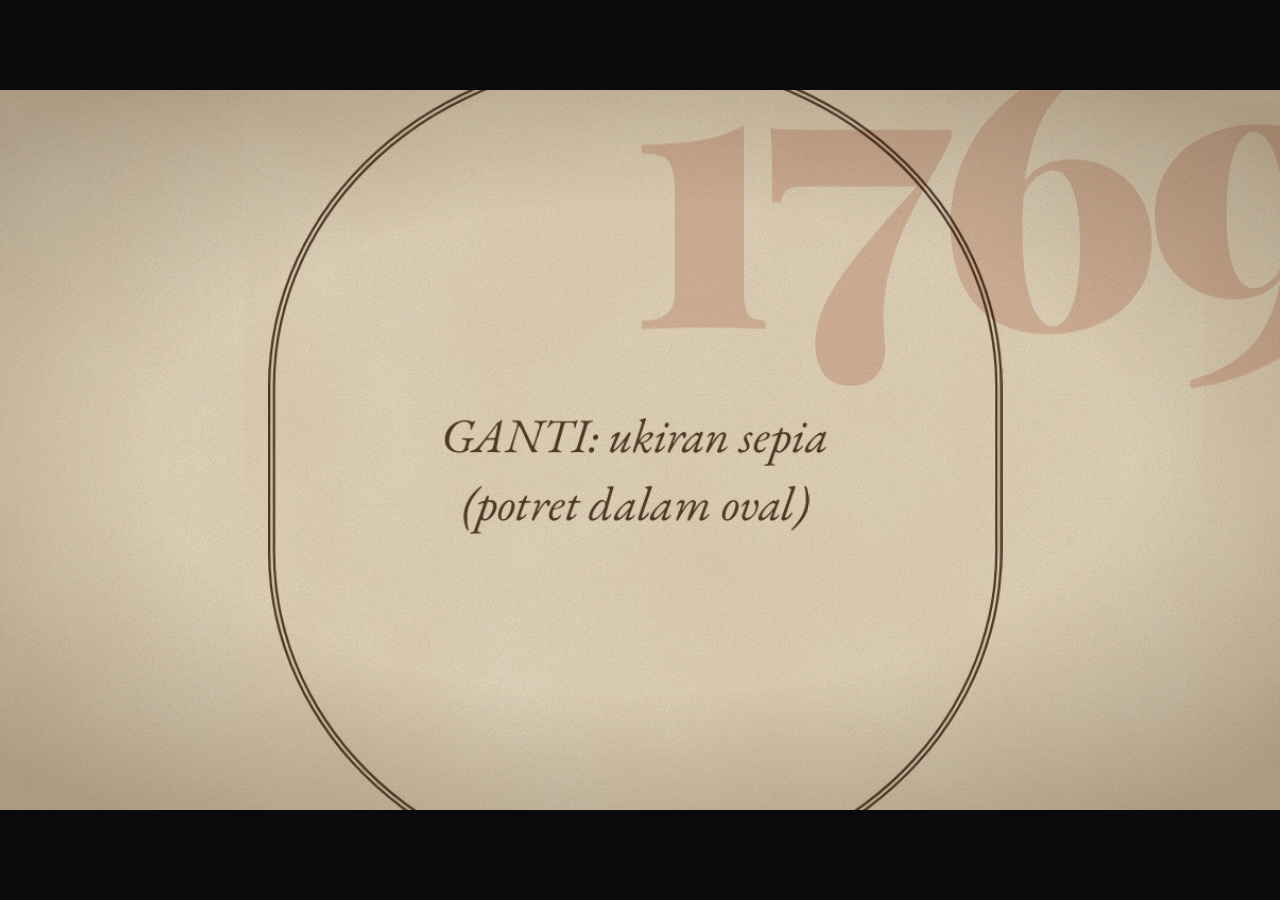
<file: .claude/skills/bang-motion/assets/starter-explainer-sketsa.html>
<!doctype html>
<html lang="id">
<!-- Made with the Bang Motion skill v1.0.0 by Bang Tutorial (https://youtube.com/bangtutorial) - MIT - https://github.com/bangtutorial/bang-motion -->
<head>
<meta charset="utf-8">
<title>Starter Explainer — Buku Sketsa Vintage (ukiran sepia di kertas tua)</title>
<!--
  Gaya 4: buku sketsa vintage untuk topik sejarah. Kertas tua (tekstur sepia dari feTurbulence, ganti dengan foto kertas bila ada), ilustrasi gaya ukiran/etsa (generate satu batch prompt sama, hapus latar) dipasang mix-blend-mode:multiply agar tinta meresap; Playfair Display 900 + EB Garamond italic + Cinzel small-caps untuk nama/tahun; anotasi tangan warna karat; highlighter emas transparan.

  Rig (sama untuk semua starter explainer, lihat explainer.md "Mulai dari starter yang benar"):
    - MODE KOLASE: dunia diam (#world, lebih besar dari frame) berisi cutout/foto; KAMERA yang berkoreografi
      (into → settle → look → home lalu DIAM; teks baru muncul SETELAH zoom out selesai).
    - aset masuk dengan fly (blur berarah) dan tetap bergoyang (±25 px / 1,5 dtk + putaran).
    - teks per kata (say/unsay) dengan highlighter yang menyapu; anotasi digambar (draw).
    - push-through antar adegan (into 0,9 dtk sebelum cut, settle sesudahnya) — bukan section yang di-fade.
    - autoplay + loop TANPA player; ?debug=1 = panel scrub; ?clean=1 = untuk export; suara opsional (isi src #vo).
    - 16:9 default. Untuk 9:16 bila diminta: W=1080,H=1920 + wrapper .safe scale(.78).
  Ganti: aset (.cut), kalimat (.line dengan span.w per kata), label (.name), anotasi (.hand, svg.anno), tahun hantu (.ghost).
-->
<link href="https://fonts.googleapis.com/css2?family=Playfair+Display:ital,wght@0,700;0,900;1,700&family=EB+Garamond:ital,wght@0,400;0,500;1,400;1,500&family=Cinzel:wght@600;700&display=swap" rel="stylesheet">
<style>
:root{--ink:#2E2115;--ink2:#5B4634;--rust:#9A3B22;--gold:#B8862B;--paper:#EFE4CC;--accent:#9A3B22}
html,body{margin:0;height:100%;background:#0a0a0a;overflow:hidden}
#stage{position:absolute;left:50%;top:50%;width:1920px;height:1080px;overflow:hidden;background:var(--paper);font-family:"EB Garamond",Georgia,serif;color:var(--ink)}
#world{position:absolute;inset:0;transform-origin:0 0;will-change:transform}
#filters{position:fixed;width:0;height:0;opacity:0;pointer-events:none}
.t{position:absolute;opacity:0}
.w{display:inline-block;white-space:nowrap;margin:0 .1em;opacity:0;will-change:transform,opacity}
.paper{position:absolute;inset:-1400px;background:var(--paper);background-image:url("data:image/svg+xml,%3Csvg xmlns='http://www.w3.org/2000/svg' width='400' height='400'%3E%3Cfilter id='n'%3E%3CfeTurbulence type='fractalNoise' baseFrequency='.012' numOctaves='4' seed='7'/%3E%3CfeColorMatrix values='0 0 0 0 .55 0 0 0 0 .42 0 0 0 0 .25 0 0 0 .35 0'/%3E%3C/filter%3E%3Crect width='400' height='400' filter='url(%23n)'/%3E%3C/svg%3E"),url("data:image/svg+xml,%3Csvg xmlns='http://www.w3.org/2000/svg' width='300' height='300'%3E%3Cfilter id='n'%3E%3CfeTurbulence type='fractalNoise' baseFrequency='.9' numOctaves='3' stitchTiles='stitch'/%3E%3CfeColorMatrix values='0 0 0 0 .35 0 0 0 0 .28 0 0 0 0 .2 0 0 0 .5 0'/%3E%3C/filter%3E%3Crect width='300' height='300' filter='url(%23n)'/%3E%3C/svg%3E");background-size:800px 800px,300px 300px}
.cut{position:absolute;opacity:0;will-change:transform,filter;mix-blend-mode:multiply}
.cut img{display:block;width:100%}
.ph{display:grid;place-items:center;width:100%;height:100%;border:6px double var(--ink2);border-radius:50% 50% 50% 50%/40% 40% 40% 40%;color:var(--ink2);font-style:italic;font-size:40px;text-align:center;line-height:1.4}
.line{position:absolute;left:140px;right:140px;font-family:"Playfair Display",serif;font-weight:900;font-size:104px;line-height:.98;letter-spacing:-.01em;color:var(--ink);opacity:0}
.line.it{font-family:"EB Garamond",serif;font-style:italic;font-weight:500;font-size:78px;color:var(--ink2)}
.hl{position:relative;display:inline-block;padding:0 .08em}
.hl i{position:absolute;left:0;right:0;top:.62em;bottom:0;background:rgba(184,134,43,.45);transform:scaleX(0);transform-origin:0 50%;z-index:-1}
.name{position:absolute;font-family:"Cinzel",serif;font-weight:600;font-size:34px;letter-spacing:.16em;color:var(--ink);opacity:0;white-space:nowrap}
.hand{position:absolute;font-style:italic;font-size:54px;color:var(--rust);opacity:0;white-space:nowrap}
.ghost{position:absolute;font-family:"Playfair Display",serif;font-weight:900;font-size:320px;line-height:.85;letter-spacing:-.04em;color:rgba(154,59,34,.22);white-space:nowrap;opacity:0}
.anno *{fill:none;stroke:var(--rust);stroke-width:5;stroke-linecap:round;stroke-linejoin:round}
.vig{position:absolute;inset:0;pointer-events:none;background:radial-gradient(70% 62% at 50% 50%,transparent 55%,rgba(60,40,20,.28) 100%)}
#dbg{position:fixed;left:50%;bottom:20px;transform:translateX(-50%);display:none;gap:12px;align-items:center;padding:10px 16px;border-radius:14px;background:rgba(14,16,22,.9);color:#cfd5e3;font:13px system-ui;z-index:50}
#dbg input{width:360px}#dbg span{font-variant-numeric:tabular-nums;min-width:6ch}
</style>
</head>
<body>
<svg id="filters"><defs></defs></svg>
<div id="stage">
  <div id="world">
    <div class="paper"></div>
    <div class="ghost" id="ghost" style="left:520px;top:120px">1769</div>
    <div class="cut" id="cutA" style="left:220px;top:160px;width:600px;height:680px"><div class="ph">GANTI: ukiran sepia<br>(potret dalam oval)</div></div>
    <div class="cut" id="cutB" style="left:1060px;top:260px;width:680px;height:520px"><div class="ph">GANTI: ukiran mesin</div></div>
    <svg class="anno" id="annoA" style="position:absolute;left:180px;top:140px;width:720px;height:720px;overflow:visible" viewBox="0 0 720 720"><path id="ring" d="M60 380 C40 200 200 60 380 60 C560 60 680 200 660 380 C640 560 500 660 340 660 C180 660 80 540 60 380 Z"/></svg>
    <div class="line t" id="line1" style="left:120px;top:860px">Sebuah ide yang <span class="hl"><i></i>mengubah abad</span>.</div>
    <div class="name" id="nameA" style="left:250px;top:820px">NAMA TOKOH · 1769</div>
    <div class="hand" id="handA" style="left:1100px;top:820px">catatan karat 54 px</div>
    <!-- adegan 2: di luar frame, dicapai lewat push-through kamera -->
    <div class="cut" id="cutC" style="left:2460px;top:200px;width:720px;height:640px"><div class="ph">GANTI: ukiran adegan 2</div></div>
    <div class="line t" id="line2" style="left:2440px;top:880px;right:auto;width:1500px">Lalu datanglah <span class="hl"><i></i>mesin</span>.</div>
  </div>
  <div class="vig"></div>
  <div id="dbg"><button id="dPlay">Pause</button><input id="dScrub" type="range" min="0" max="1000" value="0"><span id="dClock">0.00s</span></div>
</div>
<audio id="vo" src="" preload="auto"></audio>

<script src="https://cdnjs.cloudflare.com/ajax/libs/gsap/3.12.5/gsap.min.js"></script>
<script>
const $=(s,r=document)=>r.querySelector(s),$$=(s,r=document)=>[...r.querySelectorAll(s)];
const W=1920,H=1080,DUR=18;
function fit(){const s=Math.min(innerWidth/W,innerHeight/H);$('#stage').style.transform=`translate(-50%,-50%) scale(${s})`;}
addEventListener('resize',fit);fit();

/* ---------- motion blur berarah (feGaussianBlur x/y terpisah) ---------- */
const defs=$('#filters defs');let fc=0;
function makeBlur(){const id='mb'+(fc++),NS='http://www.w3.org/2000/svg';const f=document.createElementNS(NS,'filter');f.id=id;
  f.setAttribute('x','-70%');f.setAttribute('y','-70%');f.setAttribute('width','240%');f.setAttribute('height','240%');
  const g=document.createElementNS(NS,'feGaussianBlur');g.setAttribute('stdDeviation','0 0');f.appendChild(g);defs.appendChild(f);return {url:`url(#${id})`,node:g};}
function blurTween(tl,targets,at,from,to,dur,{ease='power3.out',ax=1,ay=.08}={}){const b=makeBlur(),o={v:from};tl.set(targets,{filter:b.url},at);
  tl.to(o,{v:to,duration:dur,ease,onUpdate(){b.node.setAttribute('stdDeviation',`${(o.v*ax).toFixed(2)} ${(o.v*ay).toFixed(2)}`);}},at);tl.set(targets,{filter:'none'},at+dur);}
const VERT={ax:.1,ay:1},HORZ={ax:1,ay:.1};

/* ---------- pecah kalimat per kata (highlighter tetap satu span) ---------- */
$$('.line').forEach(el=>{const out=[];el.childNodes.forEach(n=>{if(n.nodeType===3){n.textContent.split(/\s+/).filter(Boolean).forEach(w=>{const s=document.createElement('span');s.className='w';s.textContent=w;out.push(s);});}
  else{const s=document.createElement('span');s.className='w';s.appendChild(n.cloneNode(true));out.push(s);}});el.textContent='';out.forEach(s=>el.appendChild(s));});

const tl=gsap.timeline({paused:true});const rig=$('#world');
const words=el=>$$('.w',el);
const say=(sel,at,{dur=.55,st=.08,mode='up'}={})=>{const el=$(sel),ws=words(el);tl.set(el,{opacity:1},at);
  if(mode==='scale')tl.fromTo(ws,{opacity:0,scale:.7,rotate:-3},{opacity:1,scale:1,rotate:0,duration:dur,ease:'back.out(1.6)',stagger:st,immediateRender:false},at);
  else tl.fromTo(ws,{opacity:0,yPercent:60,scaleY:1.25},{opacity:1,yPercent:0,scaleY:1,duration:dur,ease:'power4.out',stagger:st,immediateRender:false},at);
  blurTween(tl,el,at,22,0,dur+st*ws.length,VERT);
  $$('.hl i',el).forEach((h,i)=>tl.fromTo(h,{scaleX:0},{scaleX:1,duration:.4,ease:'power3.out',immediateRender:false},at+st*ws.length+.2+i*.2));};
const unsay=(sel,at,{dur=.3}={})=>{const el=$(sel),ws=words(el);tl.to(ws,{opacity:0,yPercent:-50,duration:dur,ease:'power2.in',stagger:.02},at);
  blurTween(tl,el,at,0,30,dur+.1,{ease:'power2.in',...VERT});tl.set(el,{opacity:0},at+dur+.15);};
/* aset: masuk dengan kabut searah + TETAP hidup (ayunan ±25 px / 1,5 dtk + putaran) */
const fly=(sel,at,{from={x:0,y:120,rotate:0,scale:.94},dur=.9,ease='power4.out',float=true}={})=>{const el=$(sel);
  tl.fromTo(el,{opacity:0,...from},{opacity:1,x:0,y:0,rotate:0,scale:1,duration:dur,ease,immediateRender:false},at);
  blurTween(tl,el,at,34,0,dur*.7,Math.abs(from.x||0)>Math.abs(from.y||0)?HORZ:VERT);
  if(float)tl.to(el,{y:-25,rotate:1.5,scale:1.03,duration:1.5+((at*7)%1)*.3,ease:'sine.inOut',yoyo:true,repeat:-1},at+dur);};
const flyOut=(sel,at,{to={x:0,y:-700,rotate:-8,scale:1.1},dur=.45}={})=>{const el=$(sel);tl.to(el,{opacity:0,...to,duration:dur,ease:'power2.in'},at);blurTween(tl,el,at,0,50,dur+.1,{ease:'power2.in',...VERT});};
/* anotasi: garis digambar (clip-path) — bervariasi: utuh/putus/ganda, jangan selalu lingkaran putus */
const draw=(sel,at,dur=.7)=>{const p=$(sel);tl.set(p,{opacity:0},0);tl.set(p,{opacity:1},at);const o={v:0};
  tl.to(o,{v:1,duration:dur,ease:'power2.inOut',onUpdate(){p.style.clipPath=`inset(-300px ${(1-o.v)*100}% -300px -300px)`;}},at);};
const label=(sel,at)=>tl.fromTo($(sel),{opacity:0,y:14},{opacity:1,y:0,duration:.4,ease:'power3.out',immediateRender:false},at);
const unlabel=(sel,at)=>tl.to($(sel),{opacity:0,duration:.25},at);

/* ---------- kamera: rig #world, semua gerak adegan lewat sini ---------- */
const C={x:960,y:540,z:1};
function applyCam(){rig.style.transform=`translate(${960-C.x*C.z}px,${540-C.y*C.z}px) scale(${C.z})`;}
const look=(at,x,y,z,dur=1.6,ease='sine.inOut')=>tl.to(C,{x,y,z,duration:dur,ease,onUpdate:applyCam},at);   // meluncur ke aset lain
const home=(at,x=960,y=540,dur=1.2)=>look(at,x,y,1,dur,'power2.inOut');                                       // zoom out ke frame adegan, lalu DIAM
const into=(cutAt,x,y,z)=>tl.to(C,{x,y,z,duration:.9,ease:'power2.in',onUpdate:applyCam},cutAt-.9);          // push-through sebelum cut
const settle=(cutAt,x,y,z)=>tl.to(C,{x,y,z:z*.94,duration:1.1,ease:'power3.out',onUpdate:applyCam},cutAt);   // mendarat setelah cut
const breath=(a,b,z)=>tl.to(C,{z,duration:b-a,ease:'sine.inOut',onUpdate:applyCam},a);                       // napas halus saat "diam"

/* ---------- contoh koreografi (ganti isinya, pertahankan polanya) ---------- */
tl.set(C,{x:530,y:490,z:1.8,onUpdate:applyCam},0);              // mulai close-up aset A
tl.fromTo('#ghost',{opacity:0,y:40},{opacity:1,y:0,duration:1.2,ease:'power2.out'},.2);
fly('#cutA',.3);
look(2.2,1380,520,1.6,1.4);                                     // meluncur ke aset B
fly('#cutB',2.5,{from:{x:400,y:0,rotate:-6,scale:.9}});
home(4.2);                                                      // zoom out SELESAI di 5.4 → baru teks
say('#line1',5.5);
draw('#ring',6.8,.8);label('#nameA',7.2);label('#handA',7.8);
breath(5.4,10.8,1.03);
unsay('#line1',10.4);unlabel('#nameA',10.4);unlabel('#handA',10.4);tl.to('#ring',{opacity:0,duration:.25},10.4);
/* adegan 2: push-through kontinu ke area dunia di sebelah kanan (bukan fade) */
into(11.4,2600,540,1.6);settle(11.4,2820,520,1.7);
fly('#cutC',11.5,{from:{x:0,y:400,rotate:8,scale:.9}});
home(13.2,2800,540,1.2);                                        // frame adegan 2 (pusat dunia 2800,540)
say('#line2',14.5);
breath(14.4,DUR,1.03);
tl.to({},{duration:.01},DUR);

/* ---------- kontrol: autoplay + loop tanpa player; ?debug=1 panel; ?clean=1 export ---------- */
const q=new URLSearchParams(location.search),vo=$('#vo'),hasVO=!!vo.getAttribute('src');let audioOn=false;
function start(){tl.play(0);if(hasVO){vo.currentTime=0;vo.play().then(()=>audioOn=true).catch(()=>{});}}
tl.eventCallback('onComplete',()=>start());
gsap.ticker.add(()=>{if(!audioOn||tl.paused())return;if(Math.abs(vo.currentTime-tl.time())>.12)vo.currentTime=tl.time();});
window.OPENER={W,H,DURATION:DUR,tl,ready:false,seek(t){tl.pause(t,false);applyCam();if(gsap.ticker.tick)gsap.ticker.tick();}   /* pause(t,false): callback onUpdate ikut jalan saat scrub/snapshot */,play:start};
/* ================= FOOTAGE — layer video yang terikat timeline (seperti footage di After Effects) =================
   Markup : <div class="clipbox"><video class="clip" src="assets/klip.mp4" muted playsinline preload="auto"></video></div>
   Pasang : const k = clip($('#v1'), {at:4, in:1.5, out:6, rate:1, hold:false});
            at = detik timeline klip mulai · in/out = potongan sumber (dtk) · rate = kecepatan · hold = tahan frame akhir
   Animasi: tween PEMBUNGKUSNYA dengan tl (posisi, skala, mask, opacity, filter). Isi video mengikuti jam timeline,
            bukan jamnya sendiri — scrub ?debug=1, snap.mjs, dan export-frames.mjs (OPENER.seekFrame) tetap presisi.
   Format : MP4 H.264 (yuv420p, +faststart) atau WebM VP9, tanpa suara, 720p–1080p, 3–8 dtk per klip. */
var CLIPS = CLIPS || [];
function clip(el, o){ o = o || {}; el.muted = true; el.playsInline = true; el.preload = 'auto'; el.loop = false;
  try { el.pause(); } catch(e) {}
  var c = { el: el, at: o.at || 0, inT: o.in || 0, out: (o.out == null ? null : o.out), rate: o.rate || 1, hold: !!o.hold };
  (CLIPS = CLIPS || []).push(c); return c; }
function clipTime(c, t){ var end = c.out != null ? c.out : (isFinite(c.el.duration) ? c.el.duration : 1e9);
  var lt = (t - c.at) * c.rate; if (lt < 0) return null; var vt = c.inT + lt;
  if (vt > end - 1/120) { if (!c.hold) return null; vt = end - 1/60; } return vt; }
function syncClips(t, playing){ for (var i = 0; i < CLIPS.length; i++){ var c = CLIPS[i], v = c.el, vt = clipTime(c, t);
  if (vt === null) { if (!v.paused) v.pause(); continue; }
  if (playing) { if (v.playbackRate !== c.rate) v.playbackRate = c.rate; if (v.paused) v.play().catch(function(){});
    if (Math.abs(v.currentTime - vt) > .2) v.currentTime = vt; }
  else { if (!v.paused) v.pause(); if (Math.abs(v.currentTime - vt) > 1/90) v.currentTime = vt; } } }
function seekClips(t){ return Promise.all(CLIPS.map(function(c){ return new Promise(function(res){
  var v = c.el, vt = clipTime(c, t); try { v.pause(); } catch(e) {}
  if (vt === null) return res();
  var fin = function(){ requestAnimationFrame(function(){ requestAnimationFrame(res); }); };
  if (Math.abs(v.currentTime - vt) < 1/240 && v.readyState >= 2) return fin();
  var to = setTimeout(res, 4000);
  v.addEventListener('seeked', function h(){ v.removeEventListener('seeked', h); clearTimeout(to); fin(); });
  v.currentTime = vt; }); })); }
gsap.ticker.add(function(){ if (CLIPS.length) syncClips(window.OPENER.tl.time(), !window.OPENER.tl.paused()); });
window.OPENER.clipsReady = function(){ return CLIPS.every(function(c){ return c.el.readyState >= 2; }); };
window.OPENER.seekFrame = function(t){ window.OPENER.seek(t); return seekClips(t); };   // ekspor/snap: tunggu frame klip
addEventListener('keydown',e=>{if(/^[rR]$/.test(e.key))start();if(e.code==='Space'){e.preventDefault();tl.paused()?tl.play():tl.pause();}});
if(q.has('debug')){const dbg=$('#dbg');dbg.style.display='flex';const sc=$('#dScrub'),ck=$('#dClock');let drag=false;
  gsap.ticker.add(()=>{if(!drag)sc.value=String(tl.time()/DUR*1000);ck.textContent=tl.time().toFixed(2)+'s';$('#dPlay').textContent=tl.paused()?'Play':'Pause';});
  sc.addEventListener('pointerdown',()=>{drag=true;tl.pause();});addEventListener('pointerup',()=>drag=false);
  sc.addEventListener('input',()=>{tl.pause();tl.time(sc.value/1000*DUR);});$('#dPlay').onclick=()=>tl.paused()?tl.play():tl.pause();}
document.fonts.ready.then(()=>{applyCam();window.OPENER.ready=true;if(q.has('clean'))return;
  if(!hasVO){start();return;}
  vo.play().then(()=>{audioOn=true;vo.currentTime=0;tl.play(0);}).catch(()=>{const go=()=>{removeEventListener('pointerdown',go);removeEventListener('keydown',go);start();};addEventListener('pointerdown',go);addEventListener('keydown',go);});});
</script>
</body>
</html>
</file>
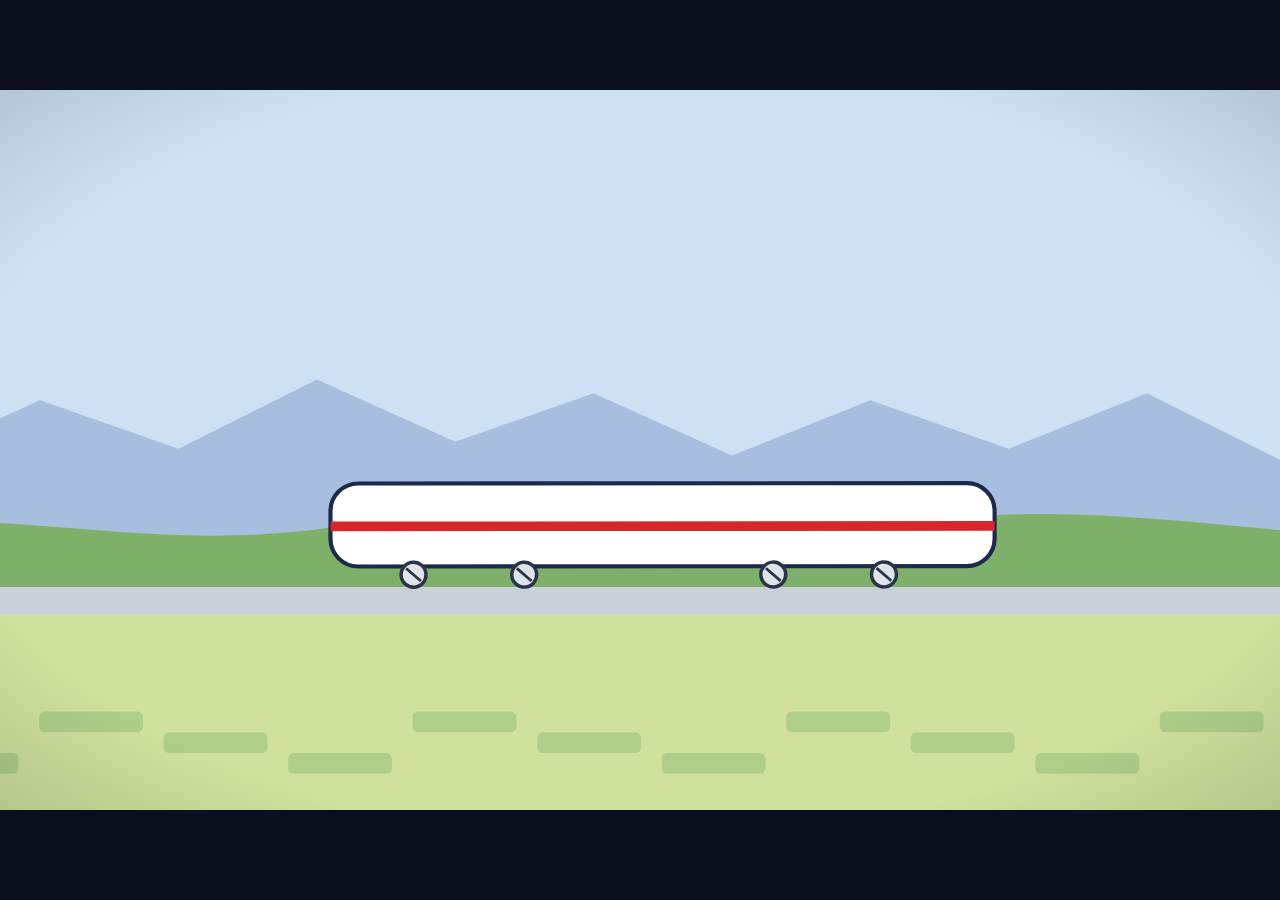
<file: .claude/skills/bang-motion/assets/starter-explainer.html>
<!doctype html>
<html lang="id">
<!-- Made with the Bang Motion skill v1.0.0 by Bang Tutorial (https://youtube.com/bangtutorial) - MIT - https://github.com/bangtutorial/bang-motion -->
<head>
<meta charset="utf-8">
<title>Bang Motion — Starter Explainer (semua gaya: aliran & kolase)</title>
<!--
  STARTER EXPLAINER satu-berkas, 16:9 — untuk SEMUA gaya explainer.
  Gaya (kartun kolase, jurnalisme foto, katalog putih, sketsa vintage, aksi kontinu vektor)
  hanya mengganti permukaan: tekstur latar, jenis aset (cutout PNG / foto / SVG), font, warna.
  Rig-nya sama dan ada dua MODE gerak dunia yang bisa dipakai bergantian:
    - MODE ALIRAN  (view #side): dunia mengalir lewat strip parallax dari profil kecepatan; subjek diam di frame.
    - MODE KOLASE  (view #collage): dunia diam berisi cutout/foto; KAMERA yang berkoreografi
      (push-through ke aset -> meluncur ke aset lain -> zoom out, lalu diam; teks baru muncul setelah zoom out).
  Yang penting di sini adalah RIG-nya, bukan isinya:
    - dunia yang terus mengalir (strip parallax looping) dari profil kecepatan → jarak D(t)
    - satu SUBJEK (hero) yang tidak pernah keluar frame
    - objek dunia (angka/papan/bangunan) yang masuk pada detik tertentu dan bergerak ikut dunia
    - beberapa VIEW (sudut pandang) berganti lewat whip: samping → peta → samping
    - kamera bernapas (keyframe zoom/geser) — framing tidak pernah beku
    - autoplay + loop, TANPA player; panel scrub hanya bila ?debug=1; ?clean=1 untuk export
  Ganti: hero, strip latar, objek dunia, view tambahan, dan angka-angka di #ui.
  Buka dengan klik dua kali. Hanya butuh browser + internet (GSAP & font dari CDN).
-->
<link href="https://fonts.googleapis.com/css2?family=Unbounded:wght@900&family=Plus+Jakarta+Sans:wght@700;800&display=swap" rel="stylesheet">
<style>
:root{--sky:#cfe0f5;--sky2:#f5efe3;--far:#a7bedf;--hill:#9cc27e;--hill2:#7fb06a;--field:#cfe19c;--ink:#1c2a4a;--accent:#d7262c}
html,body{margin:0;height:100%;background:#0a0f1e;overflow:hidden}
#stage{position:absolute;left:50%;top:50%;width:1920px;height:1080px;overflow:hidden;background:var(--sky);
  font-family:'Plus Jakarta Sans',system-ui,sans-serif;color:var(--ink)}   /* diposisikan absolut + translate(-50%,-50%): grid center akan terpotong */
#stage svg{position:absolute;inset:0;width:1920px;height:1080px;overflow:visible}
.view{position:absolute;inset:0}
.view.off{visibility:hidden}
.big{font-family:'Unbounded',sans-serif;font-weight:900}
#ui{position:absolute;inset:0;pointer-events:none}
.top{position:absolute;left:0;right:0;top:80px;text-align:center;opacity:0}
.kick{font-weight:800;font-size:44px;letter-spacing:.18em}
#vig{position:absolute;inset:0;pointer-events:none;background:radial-gradient(90% 90% at 50% 50%,transparent 60%,rgba(10,15,30,.28))}
/* panel developer: hanya tampil dengan ?debug=1 */
#dbg{position:fixed;left:50%;bottom:20px;transform:translateX(-50%);display:none;gap:12px;align-items:center;padding:10px 16px;border-radius:14px;
  background:rgba(14,16,22,.9);color:#cfd5e3;font:13px system-ui;z-index:50}
#dbg input{width:360px}#dbg span{font-variant-numeric:tabular-nums;min-width:6ch}
</style>
</head>
<body>
<div id="stage">
  <!-- VIEW 1: samping — dunia mengalir, hero diam di frame -->
  <div id="side" class="view"><svg viewBox="0 0 1920 1080"><g id="sideCam">
    <rect x="-300" y="-300" width="2520" height="1680" fill="var(--sky)"/>
    <g id="far"></g><g id="hills"></g><g id="ground"></g><g id="deepObjs"></g>
    <rect x="-200" y="700" width="2320" height="40" fill="#c9d0da"/>
    <g id="hero"></g><g id="frontObjs"></g>
  </g></svg></div>
  <!-- VIEW 2: MODE KOLASE — dunia diam (kertas/foto/putih), kamera menyusuri aset -->
  <div id="collage" class="view off"><div id="colWorld" style="position:absolute;inset:0;transform-origin:0 0">
    <div class="paper" style="position:absolute;inset:-1400px;background:#f1ead8"></div>
    <!-- aset kolase: cutout PNG / foto / SVG, posisi absolut di panggung 1920x1080; boleh lebih besar dari frame -->
    <div class="cut" id="cutA" style="position:absolute;left:260px;top:220px;width:520px;height:520px;border-radius:24px;background:#c9d0da;opacity:0"></div>
    <div class="cut" id="cutB" style="position:absolute;left:1100px;top:300px;width:600px;height:440px;border-radius:24px;background:#b9d386;opacity:0"></div>
    <div class="hand" id="noteA" style="position:absolute;left:300px;top:790px;font-size:52px;font-weight:800;color:var(--accent);opacity:0">anotasi tangan &ge; 48 px</div>
  </div></div>
  <!-- VIEW 3: peta simulasi rute — pemecah monotoni -->
  <div id="map" class="view off"><svg viewBox="0 0 1920 1080"><g id="mapCam"><rect x="-1500" y="-1500" width="5000" height="4000" fill="#bcd9ee"/><g id="mapArt"></g></g></svg></div>
  <div id="vig"></div>
  <div id="ui">
    <!-- angka besar yang menempel kamera: satu blok per fakta, muncul SETELAH kamera selesai bergerak -->
    <div class="top" id="numA"><div class="kick">JARAK</div><div class="big" style="font-size:210px;color:var(--accent);line-height:1.05">142<span style="font-size:100px;color:var(--ink)"> km</span></div></div>
  </div>
  <div id="dbg"><button id="dPlay">Pause</button><input id="dScrub" type="range" min="0" max="1000" value="0"><span id="dClock">0.00s</span></div>
</div>
<!-- suara opsional: isi src bila ada VO/musik; kosong = diabaikan -->
<audio id="vo" src="" preload="auto"></audio>

<script src="https://cdnjs.cloudflare.com/ajax/libs/gsap/3.12.5/gsap.min.js"></script>
<script>
const W=1920,H=1080,DUR=22;
const $=s=>document.querySelector(s), NS='http://www.w3.org/2000/svg';
function S(tag,attrs={},parent){const e=document.createElementNS(NS,tag);for(const k in attrs)e.setAttribute(k,attrs[k]);if(parent)parent.appendChild(e);return e;}
const T=(txt,x,y,attrs,parent)=>{const e=S('text',{x,y,...attrs},parent);e.textContent=txt;return e;};
const mod=(a,n)=>((a%n)+n)%n, smooth=x=>x<=0?0:x>=1?1:x*x*(3-2*x);
function fit(){const s=Math.min(innerWidth/W,innerHeight/H);$('#stage').style.transform=`translate(-50%,-50%) scale(${s})`;}
addEventListener('resize',fit);fit();

/* ---------- profil kecepatan (px/dtk di bidang subjek) → jarak D(t); semuanya fungsi waktu ---------- */
const VK=[[0,600],[1.2,900],[15,900],[19,0],[DUR+1,0]];   // [detik, kecepatan]; ubah untuk berhenti/melaju
const vAt=t=>{for(let i=1;i<VK.length;i++){if(t<=VK[i][0]){const [t0,v0]=VK[i-1],[t1,v1]=VK[i];return v0+(v1-v0)*(t-t0)/(t1-t0);}}return 0;};
const DT=1/240,DA=[0];for(let i=1;i<=(DUR+1)/DT;i++)DA[i]=DA[i-1]+vAt(i*DT)*DT;
const D=t=>{const i=Math.max(0,Math.min(DA.length-2,t/DT)),k=Math.floor(i);return DA[k]+(DA[k+1]-DA[k])*(i-k);};

/* ---------- strip latar looping (parallax) & objek dunia ---------- */
const strips=[],objs=[],P=2400;
function strip(parent,f,draw){const g=S('g',{},parent);for(let c=0;c<2;c++)draw(S('g',{transform:`translate(${c*P} 0)`},g));strips.push({el:g,f});}
/* objek dunia: masuk dari x0 pada detik t0, bergerak dengan faktor f, dibuang setelah t1 */
function wobj(parent,f,x0,t0,w,t1=1e9){const g=S('g',{visibility:'hidden'},parent);objs.push({el:g,f,x0,t0,w,t1,d0:D(t0)});return g;}

strip($('#far'),.18,g=>{S('path',{d:'M0 640 L0 520 L200 430 L400 500 L600 400 L800 490 L1000 420 L1200 510 L1400 430 L1600 500 L1800 420 L2000 520 L2200 450 L2400 520 L2400 640 Z',fill:'var(--far)'},g);});
strip($('#hills'),.38,g=>{S('path',{d:'M0 700 L0 620 C300 570 500 660 800 610 C1100 560 1300 660 1600 610 C1900 560 2200 650 2400 620 L2400 700 Z',fill:'var(--hill2)'},g);});
strip($('#ground'),.62,g=>{S('rect',{x:0,y:740,width:2400,height:400,fill:'var(--field)'},g);for(let i=0;i<14;i++)S('rect',{x:i*180,y:880+(i%3)*30,width:150,height:30,rx:8,fill:'var(--hill)',opacity:.6},g);});

/* hero placeholder: ganti dengan subjekmu (kendaraan/atlet/kurir...). Nose di x=0, dasar di y=0 */
const hero=S('g',{},$('#hero'));
S('rect',{x:-900,y:-150,width:960,height:120,rx:40,fill:'#ffffff',stroke:'var(--ink)','stroke-width':6},hero);
S('rect',{x:-900,y:-95,width:960,height:14,fill:'var(--accent)'},hero);
const wheels=[];[-780,-620,-260,-100].forEach(x=>{const w=S('g',{transform:`translate(${x} -18)`},hero);S('circle',{r:18,fill:'#dfe3ea',stroke:'#2b3346','stroke-width':5},w);S('rect',{x:-2,y:-14,width:4,height:28,fill:'#2b3346'},w);wheels.push(w);});
const HX=1380,HY=700;

/* objek dunia contoh: papan angka berdiri di latar (f<1 = lebih jauh), subjek melintas di depannya */
{const g=wobj($('#deepObjs'),.8,W+80,3,1100);T('350',0,480,{class:'big','font-size':400,fill:'var(--ink)','letter-spacing':'-.04em'},g);T('km/jam',830,478,{'font-size':96,'font-weight':800,fill:'var(--accent)'},g);}

/* ---------- VIEW peta: rute tergambar, penanda mengikuti path, kamera zoom awal → seluruh rute ---------- */
const mapArt=$('#mapArt'),mapCam=$('#mapCam');
S('path',{d:'M-1500 700 C-400 560 300 380 860 190 C1300 60 1800 -60 3500 -200 L3500 2500 L-1500 2500 Z',fill:'#ece6d2'},mapArt);
const ROUTE='M460 330 C720 380 1120 560 1300 700 C1380 760 1470 780 1560 790';
const routeEl=S('path',{d:ROUTE,fill:'none',stroke:'var(--accent)','stroke-width':10,'stroke-linecap':'round'},mapArt);
const RL=routeEl.getTotalLength();routeEl.setAttribute('stroke-dasharray',RL);
const marker=S('circle',{r:16,fill:'#fff',stroke:'var(--accent)','stroke-width':6},mapArt);
const MAP_T0=9;   // detik penanda mulai berjalan
function renderMap(t){const q=smooth((t-MAP_T0)/3.2),e=smooth((t-MAP_T0)/3.4);routeEl.setAttribute('stroke-dashoffset',RL*(1-q));
  const pt=routeEl.getPointAtLength(RL*q);marker.setAttribute('cx',pt.x);marker.setAttribute('cy',pt.y);
  const cx=pt.x+(1000-pt.x)*e,cy=pt.y+(560-pt.y)*e,z=2.3+(1-2.3)*e;mapCam.setAttribute('transform',`translate(960 540) scale(${z}) translate(${-cx} ${-cy})`);}

/* ---------- MODE KOLASE: kamera berkoreografi di atas dunia diam ---------- */
const C={x:960,y:540,z:1};const colWorld=$('#colWorld');
function applyCam(){colWorld.style.transform=`translate(${960-C.x*C.z}px,${540-C.y*C.z}px) scale(${C.z})`;}
const look=(at,x,y,z,dur=1.6,ease='sine.inOut')=>tl.to(C,{x,y,z,duration:dur,ease,onUpdate:applyCam},at);   // meluncur ke aset lain
const home=(at,dur=1.2)=>look(at,960,540,1,dur,'power2.inOut');                                              // zoom out, lalu DIAM
const into=(cutAt,x,y,z)=>tl.to(C,{x,y,z,duration:.9,ease:'power2.in',onUpdate:applyCam},cutAt-.9);          // push-through sebelum cut
const settle=(cutAt,x,y,z)=>tl.to(C,{x,y,z:z*.94,duration:1.1,ease:'power3.out',onUpdate:applyCam},cutAt);   // mendarat setelah cut
/* aset masuk dengan blur berarah lalu TETAP hidup (ayunan +-25 px / 1,5 dtk + putaran) */
function fly(at,sel,{from='left',dur=.7}={}){const dx=from==='left'?-260:from==='right'?260:0,dy=from==='top'?-220:from==='bottom'?220:0;
  tl.fromTo(sel,{opacity:0,x:dx,y:dy,filter:'blur(14px)',rotation:from==='left'?-6:6},{opacity:1,x:0,y:0,filter:'blur(0px)',rotation:0,duration:dur,ease:'power4.out'},at);
  tl.to(sel,{y:'+=25',rotation:'+=1.5',duration:1.5,yoyo:true,repeat:-1,ease:'sine.inOut'},at+dur);}
const flyOut=(at,sel)=>tl.to(sel,{opacity:0,y:-120,filter:'blur(12px)',duration:.4,ease:'power2.in'},at);

/* ---------- kamera samping bernapas: [detik, zoom, cx, cy] ---------- */
const CAMK=[[0,1,960,540],[2,1.06,900,470],[6,1,960,540],[DUR+1,1,960,540]];
function camAt(t){for(let i=1;i<CAMK.length;i++){if(t<=CAMK[i][0]){const A=CAMK[i-1],B=CAMK[i],u=smooth((t-A[0])/(B[0]-A[0]));return [A[1]+(B[1]-A[1])*u,A[2]+(B[2]-A[2])*u,A[3]+(B[3]-A[3])*u];}}const L=CAMK.at(-1);return [L[1],L[2],L[3]];}

/* ---------- timeline: hanya hal-hal diskrit (ganti view, teks kamera) ---------- */
const tl=gsap.timeline({paused:true});
const view={side:$('#side'),map:$('#map'),collage:$('#collage')};
function whip(t,from,to,dir=1){tl.to(from,{y:-120*dir,filter:'blur(18px)',duration:.28,ease:'power2.in'},t);
  tl.set(from,{className:'view off'},t+.28);tl.set(to,{className:'view',y:120*dir,filter:'blur(18px)'},t+.28);tl.to(to,{y:0,filter:'blur(0px)',duration:.36,ease:'power3.out'},t+.28);}
const fadeUp=(t,sel)=>tl.fromTo(sel,{opacity:0,y:30,filter:'blur(6px)'},{opacity:1,y:0,filter:'blur(0px)',duration:.5,ease:'power3.out'},t);
const fadeOut=(t,sel)=>tl.to(sel,{opacity:0,y:-30,filter:'blur(8px)',duration:.35,ease:'power2.in'},t);
whip(8.6,view.side,view.map,1);
fadeUp(12.6,'#numA');fadeOut(14.6,'#numA');     // angka muncul SETELAH zoom-out peta selesai
whip(15,view.map,view.collage,1);
/* contoh MODE KOLASE: close-up aset A -> meluncur ke aset B -> zoom out -> baru anotasi */
tl.set(C,{x:520,y:480,z:1.9,onUpdate:applyCam},15.3);
fly(15.4,'#cutA',{from:'left'});
look(16.6,1400,520,1.7,1.4);fly(16.9,'#cutB',{from:'right'});
home(18.2,1.2);
tl.fromTo('#noteA',{opacity:0,y:20},{opacity:1,y:0,duration:.4},19.5);   // teks setelah zoom out SELESAI
tl.to({},{duration:.01},DUR);

/* ---------- render: fungsi murni dari tl.time() ---------- */
function render(){const t=tl.time(),d=D(t);
  for(const s of strips)gsap.set(s.el,{x:-mod(d*s.f,P)});
  for(const o of objs){if(t<o.t0||t>o.t1){o.el.setAttribute('visibility','hidden');continue;}const x=o.x0-(d-o.d0)*o.f;
    if(x+o.w<-100||x>W+240){o.el.setAttribute('visibility','hidden');continue;}o.el.removeAttribute('visibility');gsap.set(o.el,{x});}   // removeAttribute, bukan 'visible' (menembus view yang disembunyikan)
  hero.setAttribute('transform',`translate(${HX} ${HY+Math.sin(t*9)*2.5}) rotate(${Math.sin(t*3.1)*.25})`);   // atribut transform langsung: titik asal (0,0) lokal
  const rot=(d/18)*57.3;wheels.forEach(w=>{if(!w.__b)w.__b=w.getAttribute('transform');w.setAttribute('transform',`${w.__b} rotate(${rot%360})`);});
  const [z,cx,cy]=camAt(t);$('#sideCam').setAttribute('transform',`translate(960 540) scale(${z*(1+Math.sin(t*.9)*.006)}) translate(${-cx} ${-cy})`);
  renderMap(t);}
gsap.ticker.add(render);

/* ---------- kontrol: autoplay + loop, tanpa player. ?debug=1 = panel scrub, ?clean=1 = untuk export (tidak autoplay) ---------- */
const q=new URLSearchParams(location.search),vo=$('#vo'),hasVO=!!vo.getAttribute('src');let audioOn=false;
function start(){tl.play(0);if(hasVO){vo.currentTime=0;vo.play().then(()=>audioOn=true).catch(()=>{});}}
tl.eventCallback('onComplete',()=>start());                 // loop
gsap.ticker.add(()=>{if(!audioOn||tl.paused())return;if(Math.abs(vo.currentTime-tl.time())>.12)vo.currentTime=tl.time();});
window.OPENER={W,H,DURATION:DUR,tl,ready:false,seek(t){tl.pause(t,false);applyCam();render();},play:start};
/* ================= FOOTAGE — layer video yang terikat timeline (seperti footage di After Effects) =================
   Markup : <div class="clipbox"><video class="clip" src="assets/klip.mp4" muted playsinline preload="auto"></video></div>
   Pasang : const k = clip($('#v1'), {at:4, in:1.5, out:6, rate:1, hold:false});
            at = detik timeline klip mulai · in/out = potongan sumber (dtk) · rate = kecepatan · hold = tahan frame akhir
   Animasi: tween PEMBUNGKUSNYA dengan tl (posisi, skala, mask, opacity, filter). Isi video mengikuti jam timeline,
            bukan jamnya sendiri — scrub ?debug=1, snap.mjs, dan export-frames.mjs (OPENER.seekFrame) tetap presisi.
   Format : MP4 H.264 (yuv420p, +faststart) atau WebM VP9, tanpa suara, 720p–1080p, 3–8 dtk per klip. */
var CLIPS = CLIPS || [];
function clip(el, o){ o = o || {}; el.muted = true; el.playsInline = true; el.preload = 'auto'; el.loop = false;
  try { el.pause(); } catch(e) {}
  var c = { el: el, at: o.at || 0, inT: o.in || 0, out: (o.out == null ? null : o.out), rate: o.rate || 1, hold: !!o.hold };
  (CLIPS = CLIPS || []).push(c); return c; }
function clipTime(c, t){ var end = c.out != null ? c.out : (isFinite(c.el.duration) ? c.el.duration : 1e9);
  var lt = (t - c.at) * c.rate; if (lt < 0) return null; var vt = c.inT + lt;
  if (vt > end - 1/120) { if (!c.hold) return null; vt = end - 1/60; } return vt; }
function syncClips(t, playing){ for (var i = 0; i < CLIPS.length; i++){ var c = CLIPS[i], v = c.el, vt = clipTime(c, t);
  if (vt === null) { if (!v.paused) v.pause(); continue; }
  if (playing) { if (v.playbackRate !== c.rate) v.playbackRate = c.rate; if (v.paused) v.play().catch(function(){});
    if (Math.abs(v.currentTime - vt) > .2) v.currentTime = vt; }
  else { if (!v.paused) v.pause(); if (Math.abs(v.currentTime - vt) > 1/90) v.currentTime = vt; } } }
function seekClips(t){ return Promise.all(CLIPS.map(function(c){ return new Promise(function(res){
  var v = c.el, vt = clipTime(c, t); try { v.pause(); } catch(e) {}
  if (vt === null) return res();
  var fin = function(){ requestAnimationFrame(function(){ requestAnimationFrame(res); }); };
  if (Math.abs(v.currentTime - vt) < 1/240 && v.readyState >= 2) return fin();
  var to = setTimeout(res, 4000);
  v.addEventListener('seeked', function h(){ v.removeEventListener('seeked', h); clearTimeout(to); fin(); });
  v.currentTime = vt; }); })); }
gsap.ticker.add(function(){ if (CLIPS.length) syncClips(window.OPENER.tl.time(), !window.OPENER.tl.paused()); });
window.OPENER.clipsReady = function(){ return CLIPS.every(function(c){ return c.el.readyState >= 2; }); };
window.OPENER.seekFrame = function(t){ window.OPENER.seek(t); return seekClips(t); };   // ekspor/snap: tunggu frame klip
addEventListener('keydown',e=>{if(/^[rR]$/.test(e.key))start();if(e.code==='Space'){e.preventDefault();tl.paused()?tl.play():tl.pause();}});
if(q.has('debug')){const dbg=$('#dbg');dbg.style.display='flex';const sc=$('#dScrub'),ck=$('#dClock');let drag=false;
  gsap.ticker.add(()=>{if(!drag)sc.value=String(tl.time()/DUR*1000);ck.textContent=tl.time().toFixed(2)+'s';$('#dPlay').textContent=tl.paused()?'Play':'Pause';});
  sc.addEventListener('pointerdown',()=>{drag=true;tl.pause();});addEventListener('pointerup',()=>drag=false);
  sc.addEventListener('input',()=>{tl.pause();tl.time(sc.value/1000*DUR);});$('#dPlay').onclick=()=>tl.paused()?tl.play():tl.pause();}
document.fonts.ready.then(()=>{render();window.OPENER.ready=true;if(q.has('clean'))return;
  if(!hasVO){start();return;}
  /* ada suara: coba mulai langsung; bila autoplay diblokir, tahan frame 0 dan mulai pada klik/tombol pertama (tanpa teks petunjuk) */
  vo.play().then(()=>{audioOn=true;vo.currentTime=0;tl.play(0);}).catch(()=>{const go=()=>{removeEventListener('pointerdown',go);removeEventListener('keydown',go);start();};addEventListener('pointerdown',go);addEventListener('keydown',go);});});
</script>
</body>
</html>
</file>
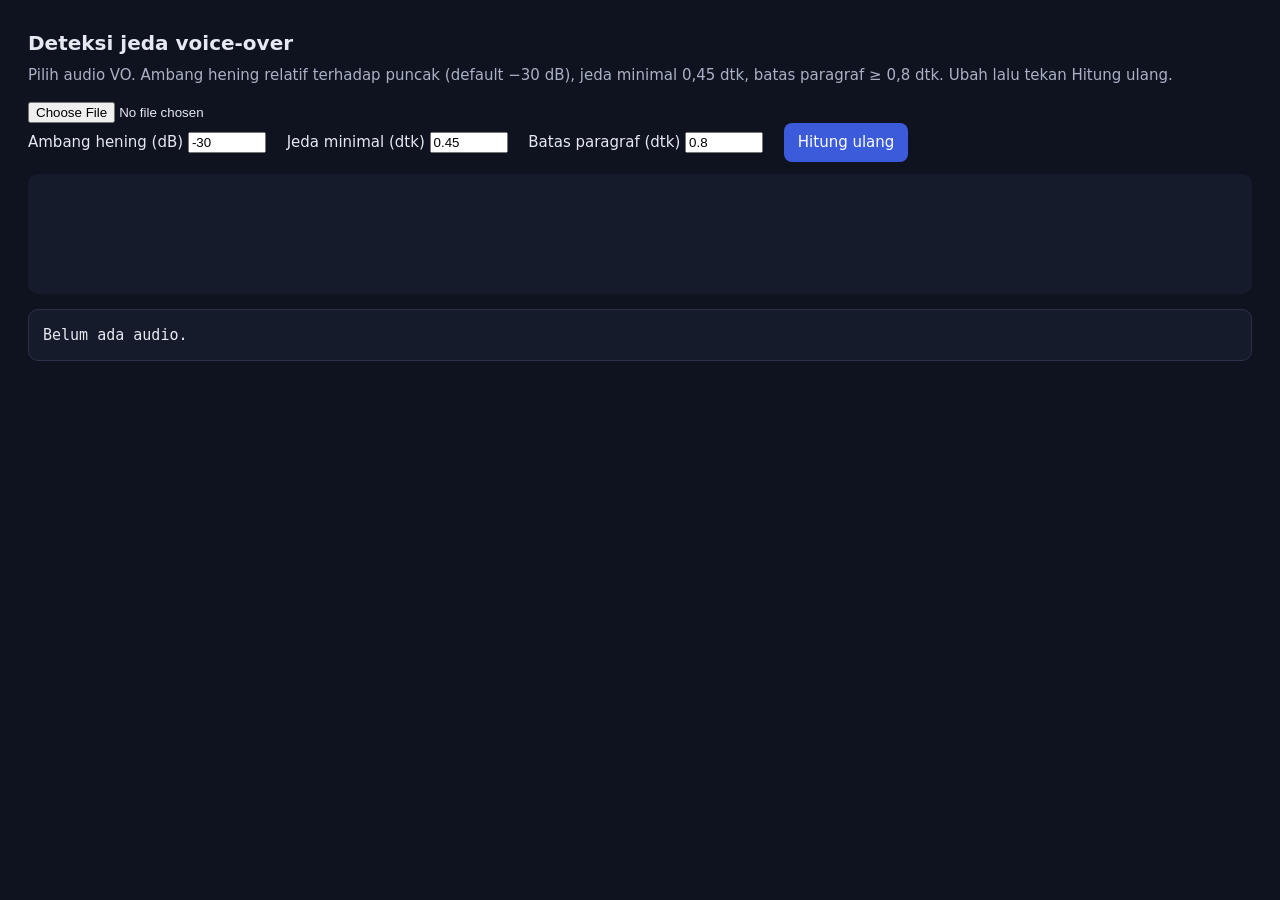
<file: .claude/skills/bang-motion/scripts/vo-pauses.html>
<!doctype html>
<html lang="id">
<head>
<meta charset="utf-8">
<title>Deteksi jeda VO (tanpa ffmpeg)</title>
<!--
  Pengganti `ffmpeg silencedetect` untuk menyinkronkan explainer ke voice-over
  bila ffmpeg tidak terpasang. Buka berkas ini dengan klik dua kali, pilih audio
  (wav/mp3/m4a/ogg — apa pun yang bisa didekode browser), lalu salin hasilnya.

  Keluaran:
    - daftar JEDA (mulai, selesai, lama)
    - daftar POTONGAN UCAPAN (mulai, selesai) = kalimat/paragraf VO
    - baris `const SEG=[...]` siap tempel: waktu mulai tiap potongan ucapan

  Cara memakai hasilnya: satu paragraf naskah = satu potongan ucapan (jeda ≥ ambang
  "batas paragraf"). Beri tiap adegan t0 = mulai potongan itu; total durasi = panjang audio.
-->
<style>
body{font:15px/1.5 system-ui,sans-serif;margin:0;padding:28px;background:#0f1320;color:#e6e9f2}
h1{font-size:20px;margin:0 0 6px}p{margin:0 0 14px;color:#aab1c4}
label{display:inline-block;margin:6px 16px 6px 0}input[type=number]{width:70px}
pre{background:#161b2c;border:1px solid #2a3147;border-radius:10px;padding:14px;white-space:pre-wrap;user-select:all}
canvas{width:100%;height:120px;background:#161b2c;border-radius:10px;display:block;margin:12px 0}
button{background:#3b5bdb;color:#fff;border:0;border-radius:8px;padding:8px 14px;font:inherit;cursor:pointer}
</style>
</head>
<body>
<h1>Deteksi jeda voice-over</h1>
<p>Pilih audio VO. Ambang hening relatif terhadap puncak (default −30 dB), jeda minimal 0,45 dtk, batas paragraf ≥ 0,8 dtk. Ubah lalu tekan Hitung ulang.</p>
<input type="file" id="f" accept="audio/*">
<div>
  <label>Ambang hening (dB) <input type="number" id="th" value="-30" step="1"></label>
  <label>Jeda minimal (dtk) <input type="number" id="mn" value="0.45" step="0.05"></label>
  <label>Batas paragraf (dtk) <input type="number" id="pg" value="0.8" step="0.05"></label>
  <button id="go">Hitung ulang</button>
</div>
<canvas id="c" width="1600" height="120"></canvas>
<pre id="out">Belum ada audio.</pre>
<script>
let buf=null;
const $=s=>document.querySelector(s);
$('#f').addEventListener('change',async e=>{const file=e.target.files[0];if(!file)return;
  const ac=new (window.AudioContext||window.webkitAudioContext)();buf=await ac.decodeAudioData(await file.arrayBuffer());run();});
$('#go').onclick=()=>buf&&run();
function run(){
  const th=+$('#th').value,minSil=+$('#mn').value,par=+$('#pg').value;
  const sr=buf.sampleRate,n=buf.length,ch=buf.numberOfChannels,win=Math.round(sr*.01);   // jendela 10 ms
  const data=new Float32Array(n);for(let c=0;c<ch;c++){const d=buf.getChannelData(c);for(let i=0;i<n;i++)data[i]+=d[i]/ch;}
  const frames=Math.floor(n/win),rms=new Float32Array(frames);let peak=1e-9;
  for(let f=0;f<frames;f++){let s=0;for(let i=f*win;i<(f+1)*win;i++)s+=data[i]*data[i];rms[f]=Math.sqrt(s/win);if(rms[f]>peak)peak=rms[f];}
  const lim=peak*Math.pow(10,th/20);
  // jeda = deretan jendela hening ≥ minSil
  const sil=[];let start=null;
  for(let f=0;f<=frames;f++){const q=f<frames&&rms[f]<lim;if(q&&start===null)start=f;if((!q||f===frames)&&start!==null){const a=start*win/sr,b=f*win/sr;if(b-a>=minSil)sil.push([a,b]);start=null;}}
  const dur=n/sr;
  // potongan ucapan = di antara jeda; batas paragraf hanya bila jeda ≥ par
  const seg=[];let cur=0;
  for(const [a,b] of sil){if(a-cur>0.15)seg.push([cur,a,b-a]);cur=b;}
  if(dur-cur>0.15)seg.push([cur,dur,0]);
  const paras=[];let ps=seg.length?seg[0][0]:0;
  for(let i=0;i<seg.length;i++){const gapAfter=seg[i][2];if(gapAfter>=par||i===seg.length-1){paras.push([ps,seg[i][1]]);ps=i+1<seg.length?seg[i+1][0]:dur;}}
  // gambar
  const c=$('#c'),g=c.getContext('2d');g.clearRect(0,0,c.width,c.height);g.fillStyle='#3b5bdb';
  for(let f=0;f<frames;f++){const h=Math.min(1,rms[f]/peak)*110;g.fillRect(f/frames*c.width,110-h,Math.max(1,c.width/frames),h);}
  g.fillStyle='rgba(255,212,0,.45)';for(const [a,b] of sil)g.fillRect(a/dur*c.width,0,Math.max(1,(b-a)/dur*c.width),120);
  g.fillStyle='#e8402f';for(const [a] of paras)g.fillRect(a/dur*c.width,0,2,120);
  const f2=x=>x.toFixed(2);
  let out=`durasi: ${f2(dur)} dtk · puncak RMS ${peak.toFixed(4)} · ambang ${th} dB\n\nJEDA (mulai → selesai, lama):\n`;
  out+=sil.map(([a,b])=>`  ${f2(a)} → ${f2(b)}  (${f2(b-a)})`).join('\n')||'  (tidak ada)';
  out+=`\n\nPOTONGAN UCAPAN (${seg.length}):\n`+seg.map(([a,b],i)=>`  ${i+1}. ${f2(a)} → ${f2(b)}`).join('\n');
  out+=`\n\nPARAGRAF (jeda ≥ ${par} dtk) (${paras.length}):\n`+paras.map(([a,b],i)=>`  ${i+1}. ${f2(a)} → ${f2(b)}`).join('\n');
  out+=`\n\nTempel ke kode:\nconst SEG=[${seg.map(s=>f2(s[0])).join(',')}];   // mulai tiap potongan ucapan\nconst PARA=[${paras.map(s=>f2(s[0])).join(',')}];  // mulai tiap paragraf/adegan\nconst DUR=${f2(dur)};`;
  $('#out').textContent=out;
}
</script>
</body>
</html>
</file>
<file: style.css>
:root { --ink: #4E342E; --bg: #FFF8E1; --card: #ffffff; --accent: #1E88E5; }
* { box-sizing: border-box; }
body { margin: 0; background: var(--bg); color: var(--ink); font: 17px/1.6 system-ui, -apple-system, "Segoe UI", sans-serif; }
main { max-width: 760px; margin: 0 auto; padding: 32px 16px 64px; }
header { display: flex; align-items: center; gap: 16px; margin-bottom: 24px; }
header img { width: 72px; height: 72px; border-radius: 50%; }
header a { color: inherit; text-decoration: none; font-weight: 800; font-size: 26px; }
nav { margin-left: auto; display: flex; gap: 16px; flex-wrap: wrap; }
nav a { color: var(--accent); font-weight: 600; font-size: 15px; }
.card { background: var(--card); border: 3px solid var(--ink); border-radius: 20px; padding: 24px; }
h1 { line-height: 1.2; margin-top: 0; }
h2 { margin-top: 28px; font-size: 20px; }
a { color: var(--accent); }
.rainbow span:nth-child(6n+1) { color: #E53935; } .rainbow span:nth-child(6n+2) { color: #FB8C00; }
.rainbow span:nth-child(6n+3) { color: #F9A825; } .rainbow span:nth-child(6n+4) { color: #43A047; }
.rainbow span:nth-child(6n+5) { color: #1E88E5; } .rainbow span:nth-child(6n+6) { color: #8E24AA; }
footer { margin-top: 32px; font-size: 14px; opacity: 0.75; }
@media (max-width: 560px) { header { flex-wrap: wrap; } nav { margin-left: 0; } }
</file>
